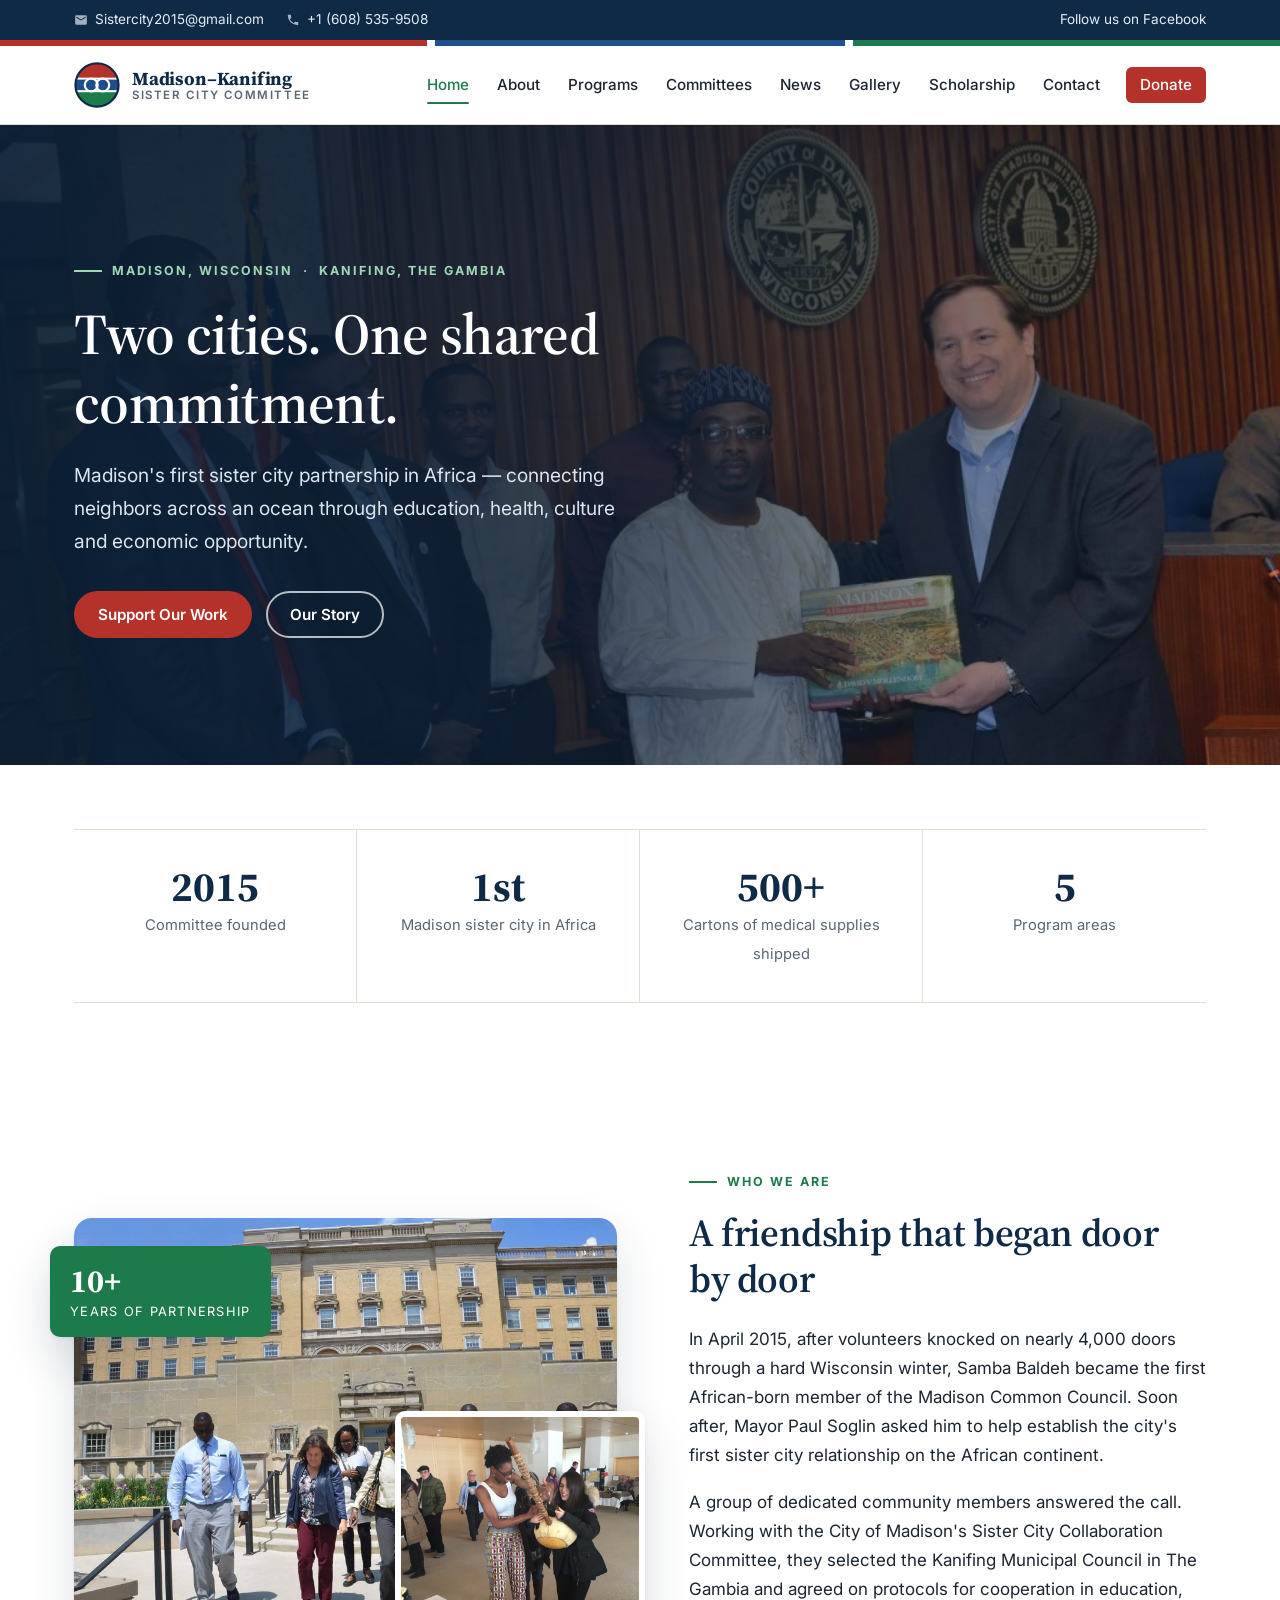
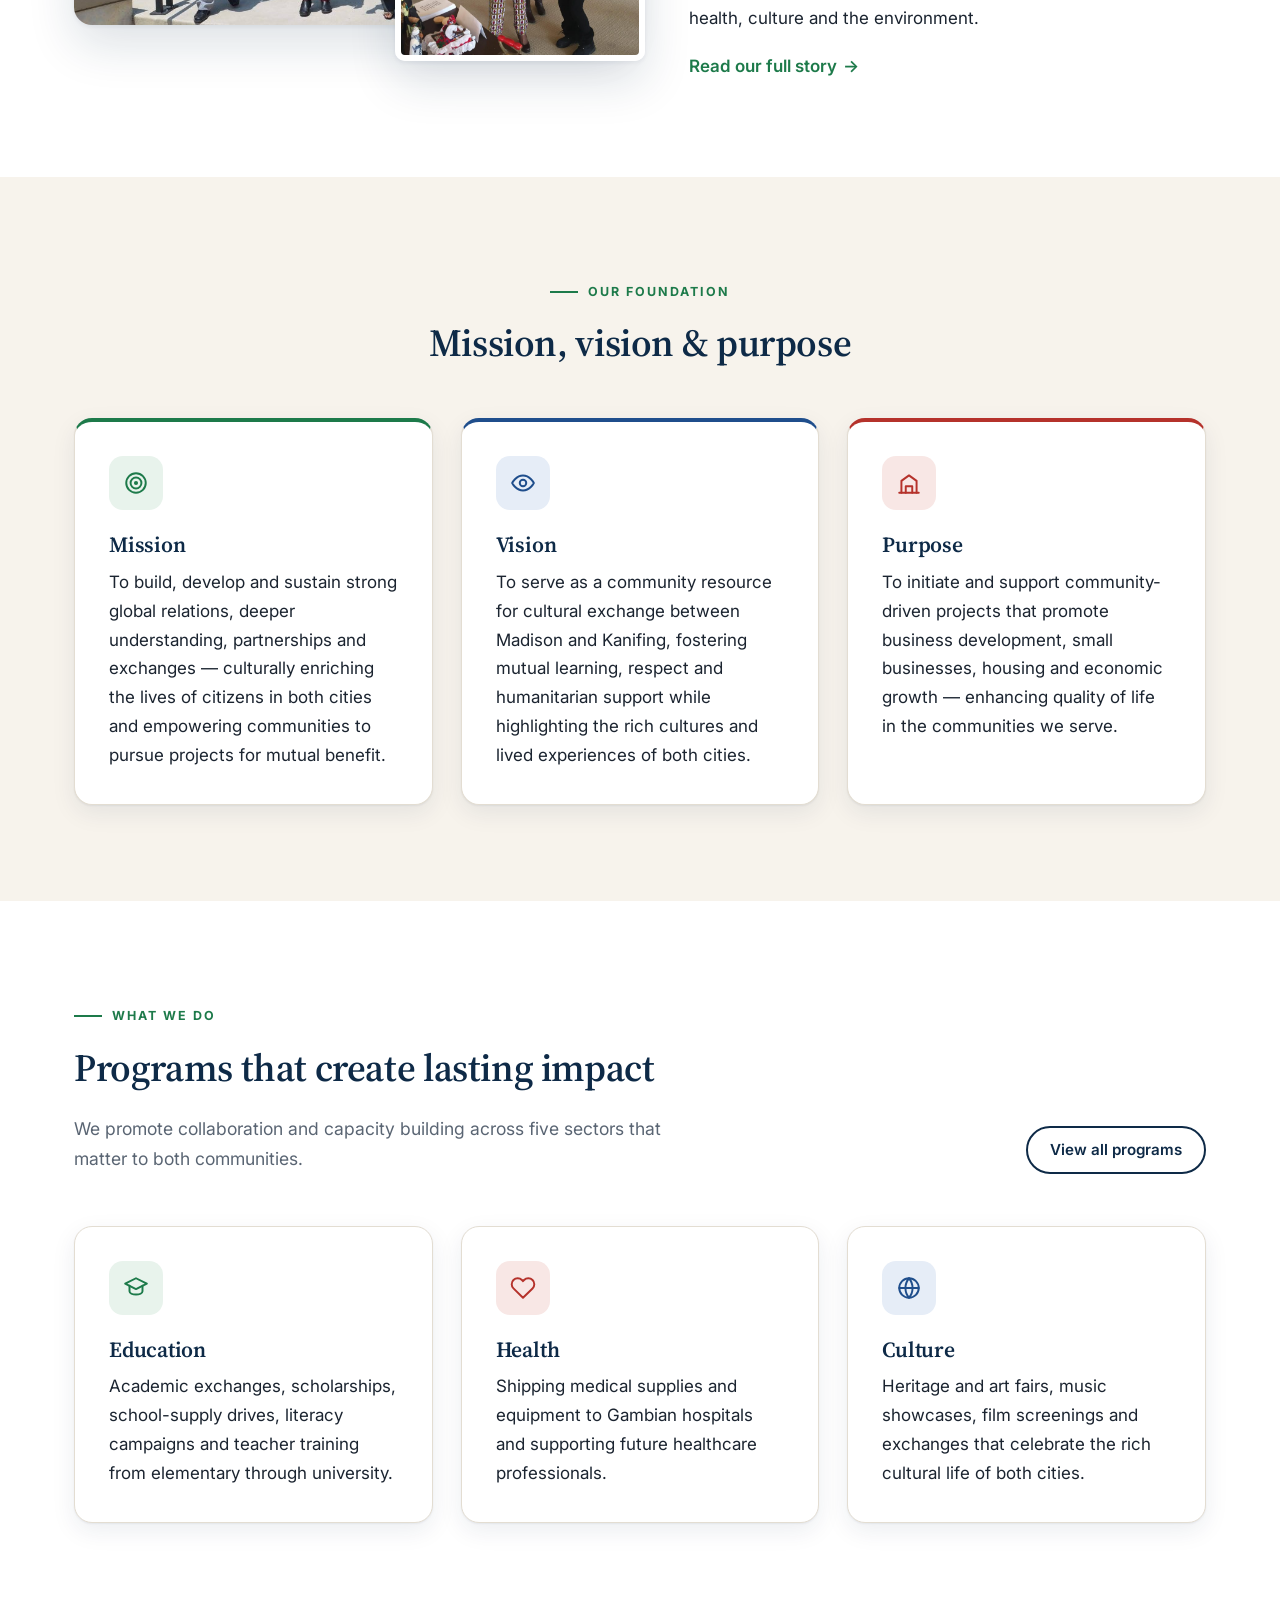
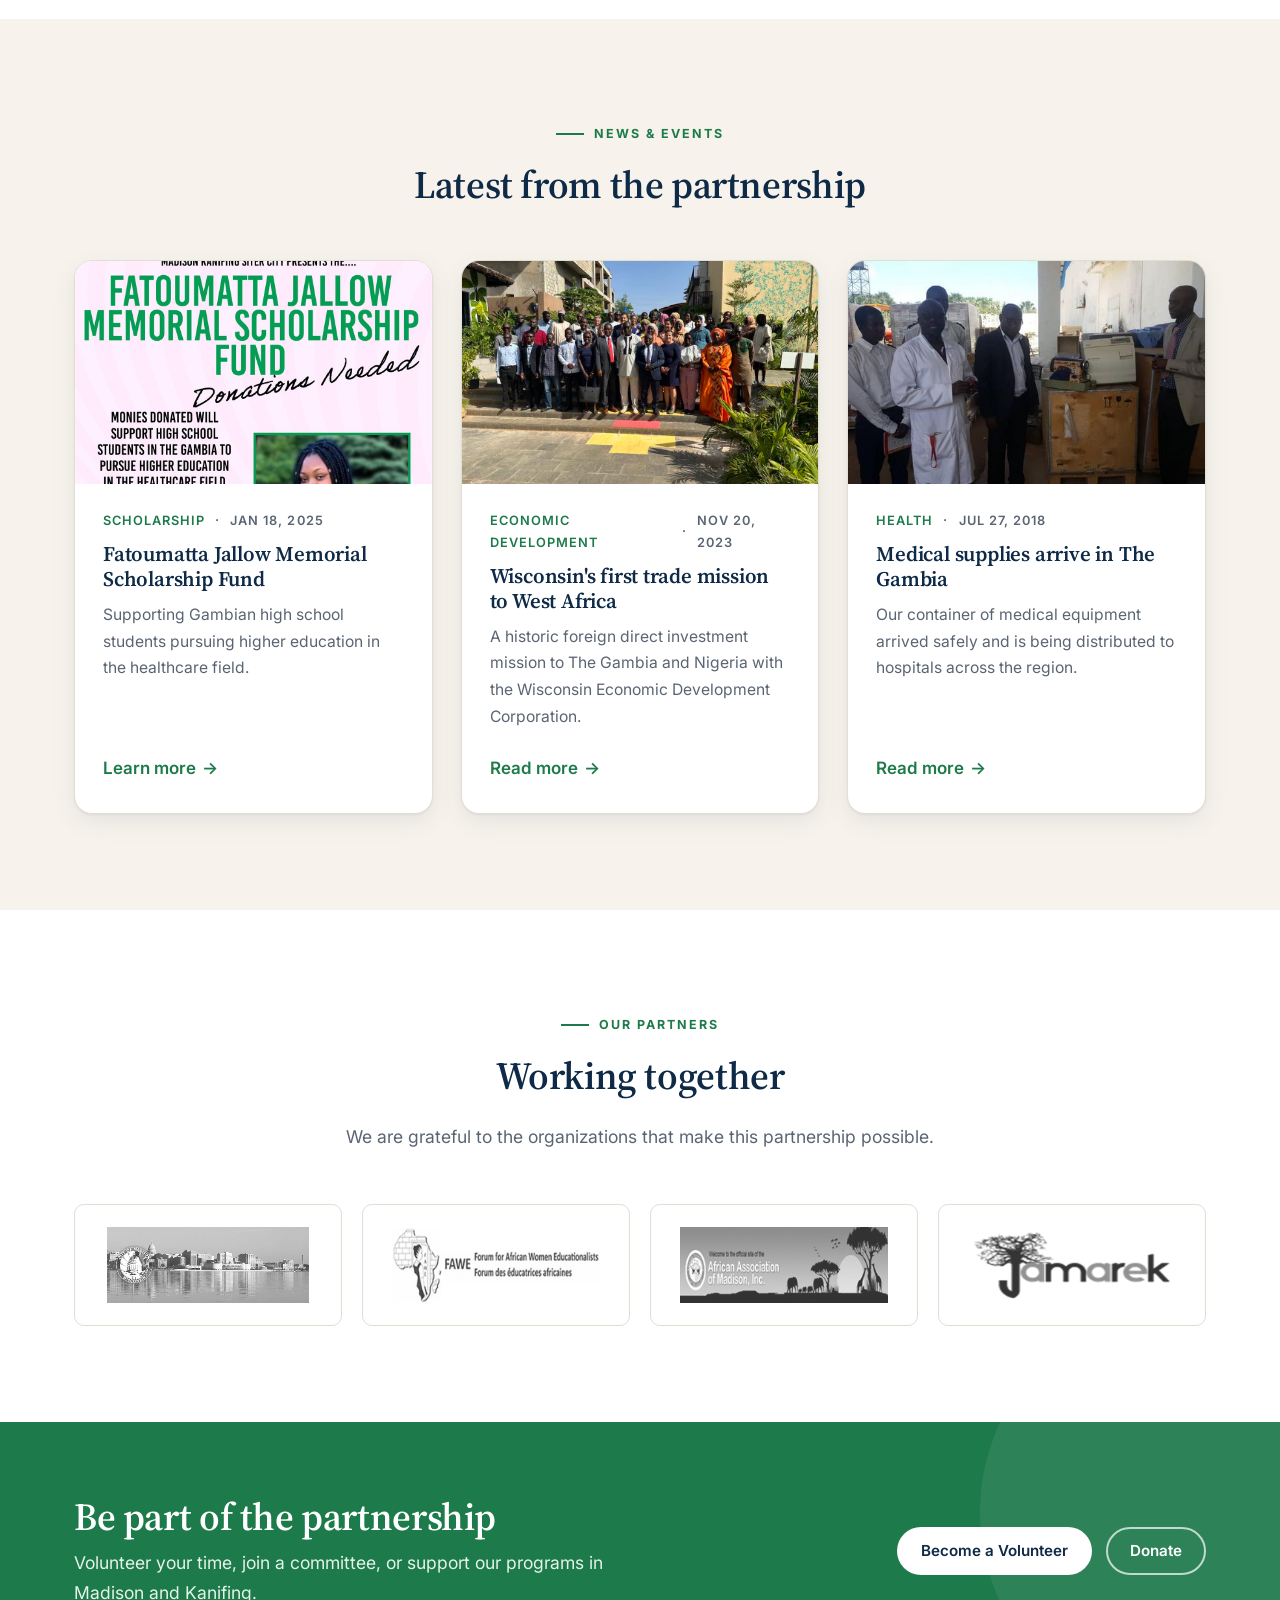
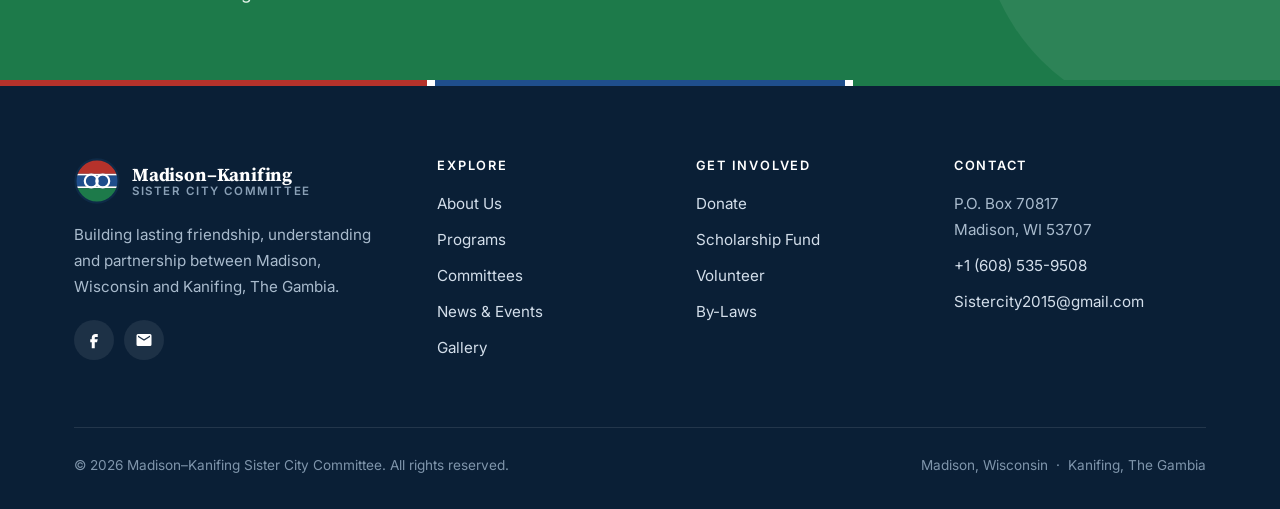
<file: index.html>
<!DOCTYPE html>
<html lang="en">
<head>
  <meta charset="utf-8">
  <meta name="viewport" content="width=device-width, initial-scale=1">
  <title>Madison–Kanifing Sister City Committee | Madison, WI &amp; Kanifing, The Gambia</title>
  <meta name="description" content="The Madison–Kanifing Sister City Committee builds friendship, cultural exchange and partnership between Madison, Wisconsin and Kanifing, The Gambia — Madison's first sister city in Africa.">
  <meta property="og:title" content="Madison–Kanifing Sister City Committee | Madison, WI &amp; Kanifing, The Gambia">
  <meta property="og:description" content="The Madison–Kanifing Sister City Committee builds friendship, cultural exchange and partnership between Madison, Wisconsin and Kanifing, The Gambia — Madison's first sister city in Africa.">
  <meta property="og:type" content="website">
  <meta property="og:image" content="assets/img/sister-city.jpg">
  <meta name="theme-color" content="#0e2a47">
  <link rel="icon" href="assets/img/logo.svg" type="image/svg+xml">
  <link rel="preconnect" href="https://fonts.googleapis.com">
  <link rel="preconnect" href="https://fonts.gstatic.com" crossorigin>
  <link href="https://fonts.googleapis.com/css2?family=Inter:wght@400;500;600;700;800&family=Source+Serif+4:opsz,wght@8..60,500;8..60,600;8..60,700&display=swap" rel="stylesheet">
  <link rel="stylesheet" href="assets/css/styles.css">
</head>
<body>
  <a class="skip-link" href="#main">Skip to content</a>

  <div class="topbar">
    <div class="wrap">
      <div class="topbar-contact">
        <span><svg viewBox="0 0 24 24" aria-hidden="true"><path d="M20 4H4a2 2 0 0 0-2 2v12a2 2 0 0 0 2 2h16a2 2 0 0 0 2-2V6a2 2 0 0 0-2-2zm0 4-8 5-8-5V6l8 5 8-5z"/></svg><a href="mailto:Sistercity2015@gmail.com">Sistercity2015@gmail.com</a></span>
        <span><svg viewBox="0 0 24 24" aria-hidden="true"><path d="M6.6 10.8a15.1 15.1 0 0 0 6.6 6.6l2.2-2.2a1 1 0 0 1 1-.25 11.4 11.4 0 0 0 3.6.57 1 1 0 0 1 1 1V20a1 1 0 0 1-1 1A17 17 0 0 1 3 4a1 1 0 0 1 1-1h3.5a1 1 0 0 1 1 1c0 1.25.2 2.45.57 3.57a1 1 0 0 1-.25 1z"/></svg><a href="tel:+16085359508">+1 (608) 535-9508</a></span>
      </div>
      <a href="https://www.facebook.com/MadisonKanifingSisterCity" target="_blank" rel="noopener">Follow us on Facebook</a>
    </div>
  </div>

  <header class="site-header">
    <div class="flag-stripe" aria-hidden="true"></div>
    <div class="wrap">
      <a class="brand" href="index.html" aria-label="Madison–Kanifing Sister City home">
        <img class="brand-mark" src="assets/img/logo.svg" alt="" width="46" height="46">
        <span class="brand-text">
          <span class="brand-name">Madison–Kanifing</span>
          <span class="brand-sub">Sister City Committee</span>
        </span>
      </a>
      <button class="nav-toggle" aria-expanded="false" aria-controls="site-nav" aria-label="Open menu">
        <svg viewBox="0 0 24 24" fill="none" stroke="currentColor" stroke-width="2" stroke-linecap="round" aria-hidden="true"><path d="M4 7h16M4 12h16M4 17h16"/></svg>
      </button>
      <nav class="nav" id="site-nav" aria-label="Main">
        <a href="index.html" aria-current="page">Home</a>
        <a href="about.html">About</a>
        <a href="programs.html">Programs</a>
        <a href="committees.html">Committees</a>
        <a href="news.html">News</a>
        <a href="gallery.html">Gallery</a>
        <a href="scholarship.html">Scholarship</a>
        <a href="contact.html">Contact</a>
        <a class="btn" href="https://www.paypal.com/donate/?token=MNtcpJL1M2bUMi1jug5TGpnzLHK5eNNl8SuA5L0PJeYCPiwS9jD6qHmhYJWVJmf-JUFdR0&amp;country.x=US&amp;locale.x=US" target="_blank" rel="noopener">Donate</a>
      </nav>
    </div>
  </header>

  <main id="main">
    <section class="hero">
      <div class="hero-bg"><img src="assets/img/sister-city.jpg" alt="Kanifing delegation exchanging gifts with Madison leaders at the City-County Building"></div>
      <div class="wrap">
        <div class="hero-content">
          <span class="eyebrow">Madison, Wisconsin &nbsp;·&nbsp; Kanifing, The Gambia</span>
          <h1>Two cities. One shared commitment.</h1>
          <p class="lead">Madison's first sister city partnership in Africa — connecting neighbors across an ocean through education, health, culture and economic opportunity.</p>
          <div class="hero-actions">
            <a class="btn btn-donate" href="https://www.paypal.com/donate/?token=MNtcpJL1M2bUMi1jug5TGpnzLHK5eNNl8SuA5L0PJeYCPiwS9jD6qHmhYJWVJmf-JUFdR0&amp;country.x=US&amp;locale.x=US" target="_blank" rel="noopener">Support Our Work</a>
            <a class="btn btn-ghost-light" href="about.html">Our Story</a>
          </div>
        </div>
      </div>
    </section>

    <section class="section-sm">
      <div class="wrap">
        <div class="stats reveal">
          <div class="stat"><strong>2015</strong><span>Committee founded</span></div>
          <div class="stat"><strong>1st</strong><span>Madison sister city in Africa</span></div>
          <div class="stat"><strong>500+</strong><span>Cartons of medical supplies shipped</span></div>
          <div class="stat"><strong>5</strong><span>Program areas</span></div>
        </div>
      </div>
    </section>

    <section class="section">
      <div class="wrap split">
        <div class="photo-stack reveal">
          <img class="main" src="assets/img/diplomats.jpg" alt="Sister city delegation touring the University of Wisconsin–Madison campus">
          <img class="inset" src="assets/img/kora-showcase.jpg" alt="Kora musician performing at a cultural showcase">
          <div class="photo-badge"><strong>10+</strong><span>Years of partnership</span></div>
        </div>
        <div class="reveal">
          <span class="eyebrow">Who We Are</span>
          <h2>A friendship that began door by door</h2>
          <p>In April 2015, after volunteers knocked on nearly 4,000 doors through a hard Wisconsin winter, Samba Baldeh became the first African-born member of the Madison Common Council. Soon after, Mayor Paul Soglin asked him to help establish the city's first sister city relationship on the African continent.</p>
          <p>A group of dedicated community members answered the call. Working with the City of Madison's Sister City Collaboration Committee, they selected the Kanifing Municipal Council in The Gambia and agreed on protocols for cooperation in education, health, culture and the environment.</p>
          <a class="text-link" href="about.html">Read our full story</a>
        </div>
      </div>
    </section>

    <section class="section section-sand">
      <div class="wrap">
        <div class="section-head center reveal">
          <span class="eyebrow">Our Foundation</span>
          <h2>Mission, vision &amp; purpose</h2>
        </div>
        <div class="grid-3">
          <article class="card pillar reveal">
            <div class="icon"><svg viewBox="0 0 24 24"><circle cx="12" cy="12" r="9"/><circle cx="12" cy="12" r="5"/><circle cx="12" cy="12" r="1"/></svg></div>
            <h3>Mission</h3>
            <p>To build, develop and sustain strong global relations, deeper understanding, partnerships and exchanges — culturally enriching the lives of citizens in both cities and empowering communities to pursue projects for mutual benefit.</p>
          </article>
          <article class="card pillar accent-blue reveal">
            <div class="icon"><svg viewBox="0 0 24 24"><path d="M2 12s3.5-7 10-7 10 7 10 7-3.5 7-10 7S2 12 2 12z"/><circle cx="12" cy="12" r="3"/></svg></div>
            <h3>Vision</h3>
            <p>To serve as a community resource for cultural exchange between Madison and Kanifing, fostering mutual learning, respect and humanitarian support while highlighting the rich cultures and lived experiences of both cities.</p>
          </article>
          <article class="card pillar accent-red reveal">
            <div class="icon"><svg viewBox="0 0 24 24"><path d="M3 21h18"/><path d="M5 21V10l7-5 7 5v11"/><path d="M9 21v-6h6v6"/></svg></div>
            <h3>Purpose</h3>
            <p>To initiate and support community-driven projects that promote business development, small businesses, housing and economic growth — enhancing quality of life in the communities we serve.</p>
          </article>
        </div>
      </div>
    </section>

    <section class="section">
      <div class="wrap">
        <div class="section-head reveal" style="display:flex;justify-content:space-between;align-items:flex-end;gap:24px;max-width:none;flex-wrap:wrap">
          <div style="max-width:620px">
            <span class="eyebrow">What We Do</span>
            <h2>Programs that create lasting impact</h2>
            <p style="margin:0">We promote collaboration and capacity building across five sectors that matter to both communities.</p>
          </div>
          <a class="btn btn-outline" href="programs.html">View all programs</a>
        </div>
        <div class="grid-3">
          <article class="card reveal">
            <div class="icon"><svg viewBox="0 0 24 24"><path d="M2 8l10-5 10 5-10 5z"/><path d="M6 10v5c0 1.7 2.7 3 6 3s6-1.3 6-3v-5"/></svg></div>
            <h3>Education</h3>
            <p>Academic exchanges, scholarships, school-supply drives, literacy campaigns and teacher training from elementary through university.</p>
          </article>
          <article class="card accent-red reveal">
            <div class="icon"><svg viewBox="0 0 24 24"><path d="M20.8 4.6a5.5 5.5 0 0 0-7.8 0L12 5.7l-1-1.1a5.5 5.5 0 0 0-7.8 7.8L12 21l8.8-8.6a5.5 5.5 0 0 0 0-7.8z"/></svg></div>
            <h3>Health</h3>
            <p>Shipping medical supplies and equipment to Gambian hospitals and supporting future healthcare professionals.</p>
          </article>
          <article class="card accent-blue reveal">
            <div class="icon"><svg viewBox="0 0 24 24"><circle cx="12" cy="12" r="9"/><path d="M3 12h18M12 3a14 14 0 0 1 0 18M12 3a14 14 0 0 0 0 18"/></svg></div>
            <h3>Culture</h3>
            <p>Heritage and art fairs, music showcases, film screenings and exchanges that celebrate the rich cultural life of both cities.</p>
          </article>
        </div>
      </div>
    </section>

    <section class="section section-sand">
      <div class="wrap">
        <div class="section-head center reveal">
          <span class="eyebrow">News &amp; Events</span>
          <h2>Latest from the partnership</h2>
        </div>
        <div class="grid-3">
          <a class="news-card reveal" href="scholarship.html">
            <div class="thumb"><img src="assets/img/scholarship-flyer.jpg" alt="Fatoumatta Jallow Memorial Scholarship Fund flyer" style="object-position:center 12%"></div>
            <div class="body">
              <div class="news-meta"><span class="cat">Scholarship</span><span>·</span><time datetime="2025-01-18">Jan 18, 2025</time></div>
              <h3>Fatoumatta Jallow Memorial Scholarship Fund</h3>
              <p>Supporting Gambian high school students pursuing higher education in the healthcare field.</p>
              <span class="text-link">Learn more</span>
            </div>
          </a>
          <a class="news-card reveal" href="news-trade-mission.html">
            <div class="thumb"><img src="assets/img/trade-mission.jpg" alt="Wisconsin delegation during the trade mission to The Gambia"></div>
            <div class="body">
              <div class="news-meta"><span class="cat">Economic Development</span><span>·</span><time datetime="2023-11-20">Nov 20, 2023</time></div>
              <h3>Wisconsin's first trade mission to West Africa</h3>
              <p>A historic foreign direct investment mission to The Gambia and Nigeria with the Wisconsin Economic Development Corporation.</p>
              <span class="text-link">Read more</span>
            </div>
          </a>
          <a class="news-card reveal" href="news-medical-supplies.html">
            <div class="thumb"><img src="assets/img/medical-container.jpg" alt="Medical supplies being unloaded in The Gambia"></div>
            <div class="body">
              <div class="news-meta"><span class="cat">Health</span><span>·</span><time datetime="2018-07-27">Jul 27, 2018</time></div>
              <h3>Medical supplies arrive in The Gambia</h3>
              <p>Our container of medical equipment arrived safely and is being distributed to hospitals across the region.</p>
              <span class="text-link">Read more</span>
            </div>
          </a>
        </div>
      </div>
    </section>

    <section class="section">
      <div class="wrap">
        <div class="section-head center reveal">
          <span class="eyebrow">Our Partners</span>
          <h2>Working together</h2>
          <p>We are grateful to the organizations that make this partnership possible.</p>
        </div>
        <div class="partners reveal">
          <a class="partner" href="https://www.cityofmadison.com/" target="_blank" rel="noopener"><img src="assets/img/logo-madison.jpg" alt="City of Madison"></a>
          <a class="partner" href="http://fawe.org/" target="_blank" rel="noopener"><img src="assets/img/logo-fawe.jpg" alt="Forum for African Women Educationalists (FAWE)"></a>
          <a class="partner" href="http://www.africanassociationofmadison.org/" target="_blank" rel="noopener"><img src="assets/img/logo-aam.jpg" alt="African Association of Madison"></a>
          <a class="partner" href="https://jamarek.org/" target="_blank" rel="noopener"><img src="assets/img/logo-jamarek.png" alt="Jamarek"></a>
        </div>
      </div>
    </section>

    <section class="cta-band">
      <div class="wrap">
        <div>
          <h2>Be part of the partnership</h2>
          <p>Volunteer your time, join a committee, or support our programs in Madison and Kanifing.</p>
        </div>
        <div class="actions">
          <a class="btn btn-light" href="contact.html">Become a Volunteer</a>
          <a class="btn btn-ghost-light" href="https://www.paypal.com/donate/?token=MNtcpJL1M2bUMi1jug5TGpnzLHK5eNNl8SuA5L0PJeYCPiwS9jD6qHmhYJWVJmf-JUFdR0&amp;country.x=US&amp;locale.x=US" target="_blank" rel="noopener">Donate</a>
        </div>
      </div>
    </section>
  </main>

  <footer class="site-footer">
    <div class="flag-stripe" aria-hidden="true"></div>
    <div class="wrap">
      <div class="footer-grid">
        <div>
          <a class="brand" href="index.html">
            <img class="brand-mark" src="assets/img/logo.svg" alt="" width="46" height="46">
            <span class="brand-text">
              <span class="brand-name">Madison–Kanifing</span>
              <span class="brand-sub">Sister City Committee</span>
            </span>
          </a>
          <p class="about-blurb">Building lasting friendship, understanding and partnership between Madison, Wisconsin and Kanifing, The Gambia.</p>
          <div class="social">
            <a href="https://www.facebook.com/MadisonKanifingSisterCity" target="_blank" rel="noopener" aria-label="Facebook"><svg viewBox="0 0 24 24" aria-hidden="true"><path d="M14 8h3V4h-3c-2.8 0-5 2.2-5 5v2H7v4h2v8h4v-8h3l1-4h-4V9c0-.6.4-1 1-1z"/></svg></a>
            <a href="mailto:Sistercity2015@gmail.com" aria-label="Email"><svg viewBox="0 0 24 24" aria-hidden="true"><path d="M20 4H4a2 2 0 0 0-2 2v12a2 2 0 0 0 2 2h16a2 2 0 0 0 2-2V6a2 2 0 0 0-2-2zm0 4-8 5-8-5V6l8 5 8-5z"/></svg></a>
          </div>
        </div>
        <div>
          <h4>Explore</h4>
          <ul>
            <li><a href="about.html">About Us</a></li>
            <li><a href="programs.html">Programs</a></li>
            <li><a href="committees.html">Committees</a></li>
            <li><a href="news.html">News &amp; Events</a></li>
            <li><a href="gallery.html">Gallery</a></li>
          </ul>
        </div>
        <div>
          <h4>Get Involved</h4>
          <ul>
            <li><a href="https://www.paypal.com/donate/?token=MNtcpJL1M2bUMi1jug5TGpnzLHK5eNNl8SuA5L0PJeYCPiwS9jD6qHmhYJWVJmf-JUFdR0&amp;country.x=US&amp;locale.x=US" target="_blank" rel="noopener">Donate</a></li>
            <li><a href="scholarship.html">Scholarship Fund</a></li>
            <li><a href="contact.html">Volunteer</a></li>
            <li><a href="about.html#governance">By-Laws</a></li>
          </ul>
        </div>
        <div>
          <h4>Contact</h4>
          <ul>
            <li>P.O. Box 70817<br>Madison, WI 53707</li>
            <li><a href="tel:+16085359508">+1 (608) 535-9508</a></li>
            <li><a href="mailto:Sistercity2015@gmail.com">Sistercity2015@gmail.com</a></li>
          </ul>
        </div>
      </div>
      <div class="footer-bottom">
        <span>&copy; <span data-year>2026</span> Madison–Kanifing Sister City Committee. All rights reserved.</span>
        <span>Madison, Wisconsin &nbsp;·&nbsp; Kanifing, The Gambia</span>
      </div>
    </div>
  </footer>

  <script src="assets/js/main.js" defer></script>
</body>
</html>
</file>
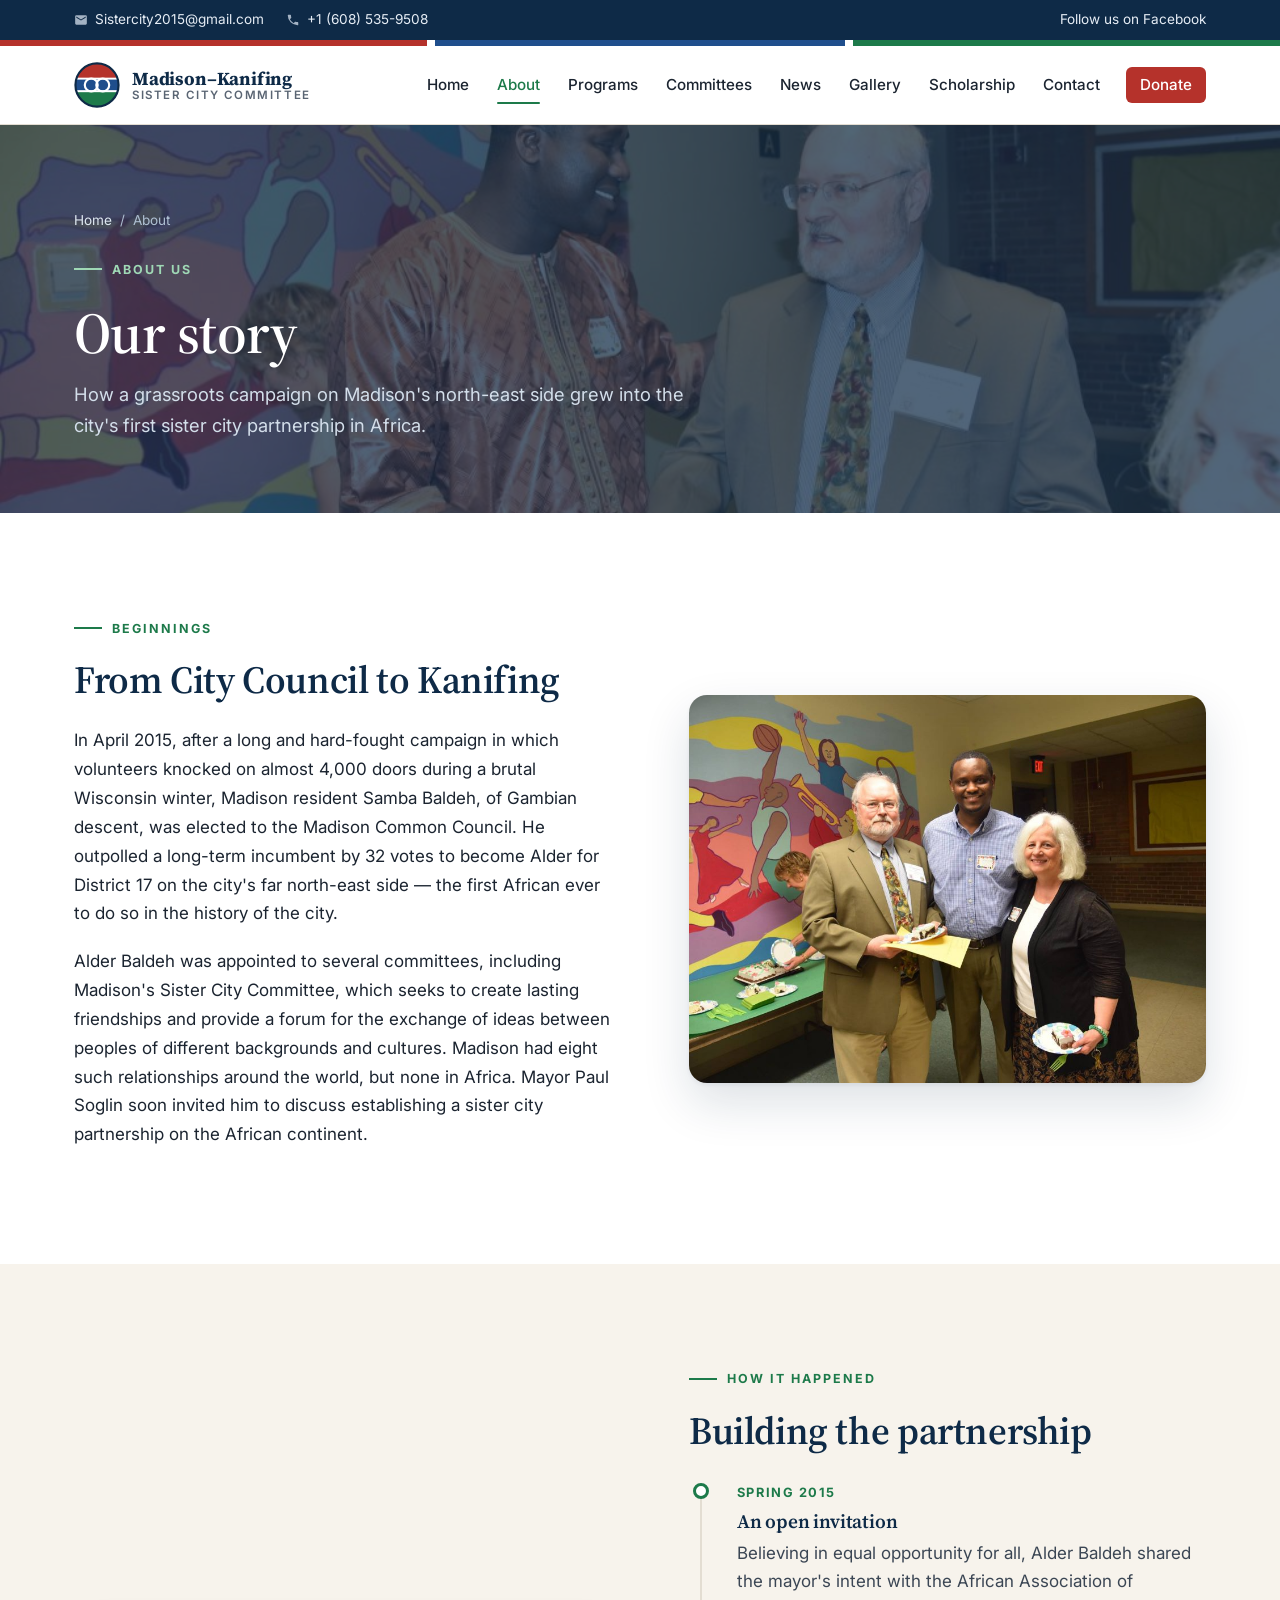
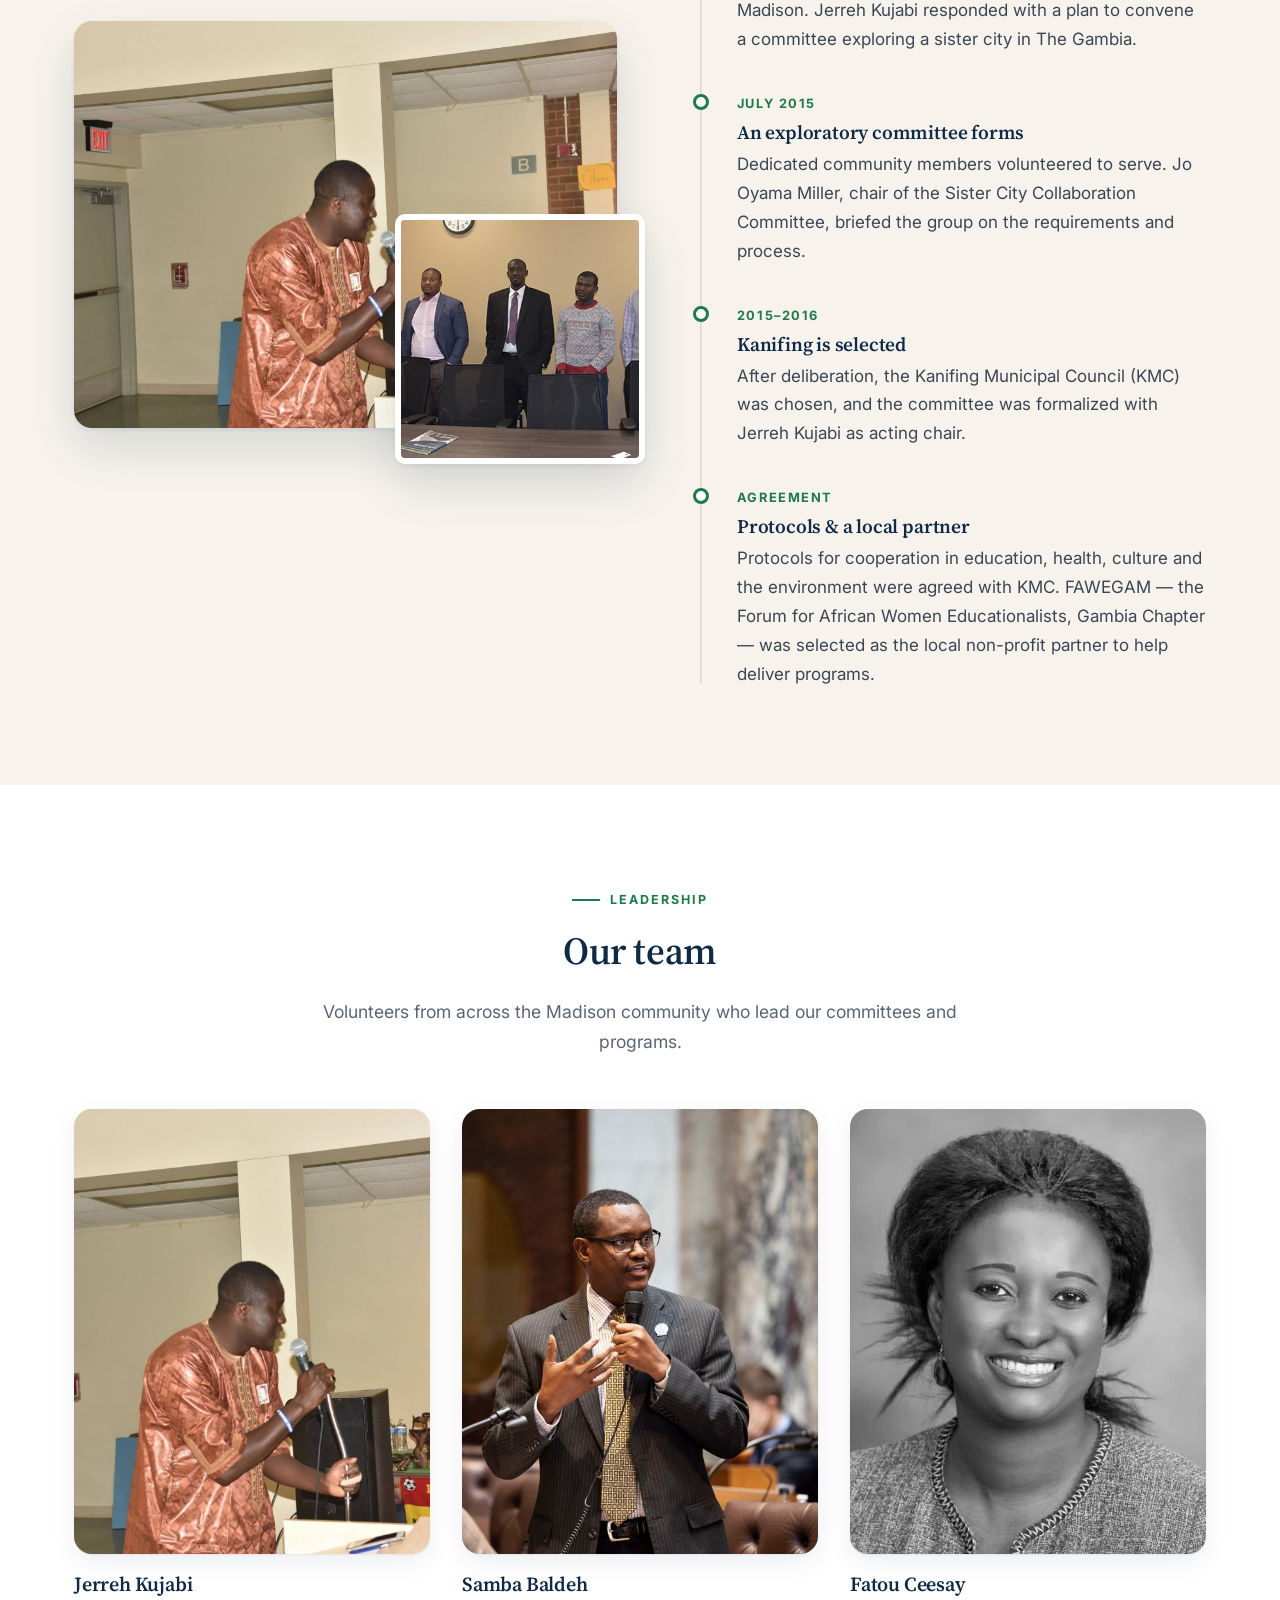
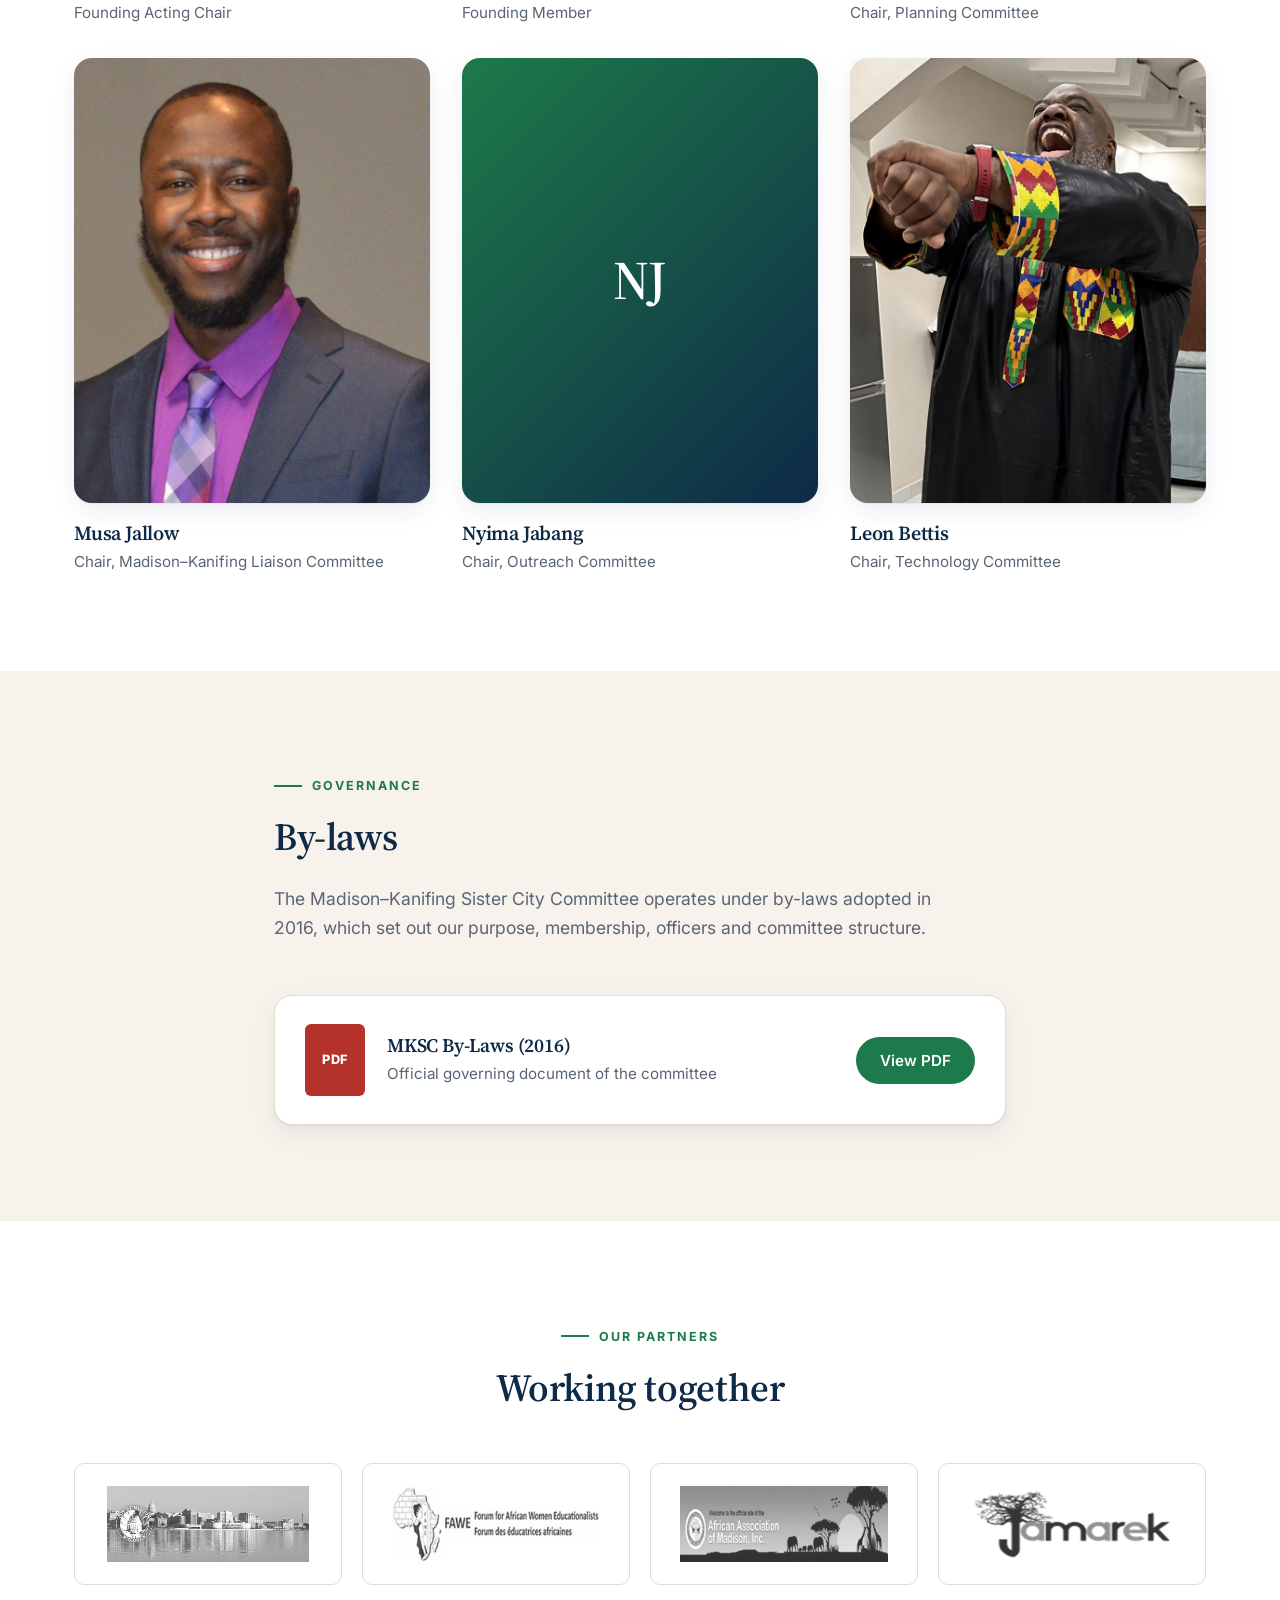
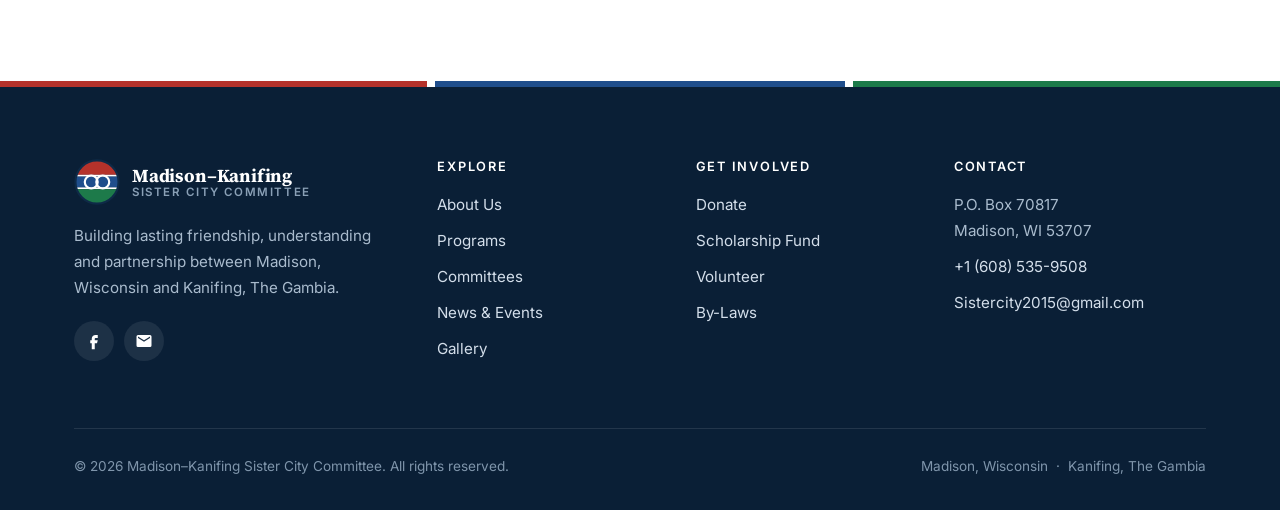
<file: about.html>
<!DOCTYPE html>
<html lang="en">
<head>
  <meta charset="utf-8">
  <meta name="viewport" content="width=device-width, initial-scale=1">
  <title>About Us | Madison–Kanifing Sister City Committee</title>
  <meta name="description" content="How Madison, Wisconsin and Kanifing, The Gambia became sister cities — our history, leadership team and governing by-laws.">
  <meta property="og:title" content="About Us | Madison–Kanifing Sister City Committee">
  <meta property="og:description" content="How Madison, Wisconsin and Kanifing, The Gambia became sister cities — our history, leadership team and governing by-laws.">
  <meta property="og:type" content="website">
  <meta property="og:image" content="assets/img/sister-city.jpg">
  <meta name="theme-color" content="#0e2a47">
  <link rel="icon" href="assets/img/logo.svg" type="image/svg+xml">
  <link rel="preconnect" href="https://fonts.googleapis.com">
  <link rel="preconnect" href="https://fonts.gstatic.com" crossorigin>
  <link href="https://fonts.googleapis.com/css2?family=Inter:wght@400;500;600;700;800&family=Source+Serif+4:opsz,wght@8..60,500;8..60,600;8..60,700&display=swap" rel="stylesheet">
  <link rel="stylesheet" href="assets/css/styles.css">
</head>
<body>
  <a class="skip-link" href="#main">Skip to content</a>

  <div class="topbar">
    <div class="wrap">
      <div class="topbar-contact">
        <span><svg viewBox="0 0 24 24" aria-hidden="true"><path d="M20 4H4a2 2 0 0 0-2 2v12a2 2 0 0 0 2 2h16a2 2 0 0 0 2-2V6a2 2 0 0 0-2-2zm0 4-8 5-8-5V6l8 5 8-5z"/></svg><a href="mailto:Sistercity2015@gmail.com">Sistercity2015@gmail.com</a></span>
        <span><svg viewBox="0 0 24 24" aria-hidden="true"><path d="M6.6 10.8a15.1 15.1 0 0 0 6.6 6.6l2.2-2.2a1 1 0 0 1 1-.25 11.4 11.4 0 0 0 3.6.57 1 1 0 0 1 1 1V20a1 1 0 0 1-1 1A17 17 0 0 1 3 4a1 1 0 0 1 1-1h3.5a1 1 0 0 1 1 1c0 1.25.2 2.45.57 3.57a1 1 0 0 1-.25 1z"/></svg><a href="tel:+16085359508">+1 (608) 535-9508</a></span>
      </div>
      <a href="https://www.facebook.com/MadisonKanifingSisterCity" target="_blank" rel="noopener">Follow us on Facebook</a>
    </div>
  </div>

  <header class="site-header">
    <div class="flag-stripe" aria-hidden="true"></div>
    <div class="wrap">
      <a class="brand" href="index.html" aria-label="Madison–Kanifing Sister City home">
        <img class="brand-mark" src="assets/img/logo.svg" alt="" width="46" height="46">
        <span class="brand-text">
          <span class="brand-name">Madison–Kanifing</span>
          <span class="brand-sub">Sister City Committee</span>
        </span>
      </a>
      <button class="nav-toggle" aria-expanded="false" aria-controls="site-nav" aria-label="Open menu">
        <svg viewBox="0 0 24 24" fill="none" stroke="currentColor" stroke-width="2" stroke-linecap="round" aria-hidden="true"><path d="M4 7h16M4 12h16M4 17h16"/></svg>
      </button>
      <nav class="nav" id="site-nav" aria-label="Main">
        <a href="index.html">Home</a>
        <a href="about.html" aria-current="page">About</a>
        <a href="programs.html">Programs</a>
        <a href="committees.html">Committees</a>
        <a href="news.html">News</a>
        <a href="gallery.html">Gallery</a>
        <a href="scholarship.html">Scholarship</a>
        <a href="contact.html">Contact</a>
        <a class="btn" href="https://www.paypal.com/donate/?token=MNtcpJL1M2bUMi1jug5TGpnzLHK5eNNl8SuA5L0PJeYCPiwS9jD6qHmhYJWVJmf-JUFdR0&amp;country.x=US&amp;locale.x=US" target="_blank" rel="noopener">Donate</a>
      </nav>
    </div>
  </header>

  <main id="main">
    <section class="page-hero">
      <div class="bg"><img src="assets/img/jerreh-president.jpg" alt=""></div>
      <div class="wrap">
        <div class="breadcrumb"><a href="index.html">Home</a> &nbsp;/&nbsp; About</div>
        <span class="eyebrow">About Us</span>
        <h1>Our story</h1>
        <p>How a grassroots campaign on Madison's north-east side grew into the city's first sister city partnership in Africa.</p>
      </div>
    </section>

    <section class="section">
      <div class="wrap split">
        <div class="reveal">
          <span class="eyebrow">Beginnings</span>
          <h2>From City Council to Kanifing</h2>
          <p>In April 2015, after a long and hard-fought campaign in which volunteers knocked on almost 4,000 doors during a brutal Wisconsin winter, Madison resident Samba Baldeh, of Gambian descent, was elected to the Madison Common Council. He outpolled a long-term incumbent by 32 votes to become Alder for District 17 on the city's far north-east side — the first African ever to do so in the history of the city.</p>
          <p>Alder Baldeh was appointed to several committees, including Madison's Sister City Committee, which seeks to create lasting friendships and provide a forum for the exchange of ideas between peoples of different backgrounds and cultures. Madison had eight such relationships around the world, but none in Africa. Mayor Paul Soglin soon invited him to discuss establishing a sister city partnership on the African continent.</p>
        </div>
        <div class="photo-stack reveal">
          <img class="main" src="assets/img/samba.jpg" alt="Samba Baldeh speaking at a community event">
        </div>
      </div>
    </section>

    <section class="section section-sand">
      <div class="wrap split reverse">
        <div class="reveal">
          <span class="eyebrow">How It Happened</span>
          <h2>Building the partnership</h2>
          <ol class="timeline">
            <li>
              <span class="when">Spring 2015</span>
              <h3>An open invitation</h3>
              <p>Believing in equal opportunity for all, Alder Baldeh shared the mayor's intent with the African Association of Madison. Jerreh Kujabi responded with a plan to convene a committee exploring a sister city in The Gambia.</p>
            </li>
            <li>
              <span class="when">July 2015</span>
              <h3>An exploratory committee forms</h3>
              <p>Dedicated community members volunteered to serve. Jo Oyama Miller, chair of the Sister City Collaboration Committee, briefed the group on the requirements and process.</p>
            </li>
            <li>
              <span class="when">2015–2016</span>
              <h3>Kanifing is selected</h3>
              <p>After deliberation, the Kanifing Municipal Council (KMC) was chosen, and the committee was formalized with Jerreh Kujabi as acting chair.</p>
            </li>
            <li>
              <span class="when">Agreement</span>
              <h3>Protocols &amp; a local partner</h3>
              <p>Protocols for cooperation in education, health, culture and the environment were agreed with KMC. FAWEGAM — the Forum for African Women Educationalists, Gambia Chapter — was selected as the local non-profit partner to help deliver programs.</p>
            </li>
          </ol>
        </div>
        <div class="photo-stack reveal">
          <img class="main" src="assets/img/jerreh-okeeffe.jpg" alt="Jerreh Kujabi with students at O'Keeffe Middle School">
          <img class="inset" src="assets/img/kanifing.jpg" alt="Kanifing, The Gambia">
        </div>
      </div>
    </section>

    <section class="section" id="team">
      <div class="wrap">
        <div class="section-head center reveal">
          <span class="eyebrow">Leadership</span>
          <h2>Our team</h2>
          <p>Volunteers from across the Madison community who lead our committees and programs.</p>
        </div>
        <div class="team">
          <div class="member reveal">
            <div class="portrait"><img src="assets/img/team-jerreh.jpg" alt="Jerreh Kujabi"></div>
            <h3>Jerreh Kujabi</h3>
            <p>Founding Acting Chair</p>
          </div>
          <div class="member reveal">
            <div class="portrait"><img src="assets/img/team-samba.jpg" alt="Samba Baldeh"></div>
            <h3>Samba Baldeh</h3>
            <p>Founding Member</p>
          </div>
          <div class="member reveal">
            <div class="portrait"><img src="assets/img/team-fatou.jpg" alt="Fatou Ceesay"></div>
            <h3>Fatou Ceesay</h3>
            <p>Chair, Planning Committee</p>
          </div>
          <div class="member reveal">
            <div class="portrait"><img src="assets/img/team-musa.jpg" alt="Musa Jallow"></div>
            <h3>Musa Jallow</h3>
            <p>Chair, Madison–Kanifing Liaison Committee</p>
          </div>
          <div class="member reveal">
            <div class="portrait" style="display:grid;place-items:center;background:linear-gradient(135deg,var(--green),var(--navy))"><span style="font-family:var(--serif);font-size:3.4rem;color:#fff;font-weight:600">NJ</span></div>
            <h3>Nyima Jabang</h3>
            <p>Chair, Outreach Committee</p>
          </div>
          <div class="member reveal">
            <div class="portrait"><img src="assets/img/team-leon.jpg" alt="Leon Bettis"></div>
            <h3>Leon Bettis</h3>
            <p>Chair, Technology Committee</p>
          </div>
        </div>
      </div>
    </section>

    <section class="section section-sand" id="governance">
      <div class="wrap narrow">
        <div class="section-head reveal">
          <span class="eyebrow">Governance</span>
          <h2>By-laws</h2>
          <p>The Madison–Kanifing Sister City Committee operates under by-laws adopted in 2016, which set out our purpose, membership, officers and committee structure.</p>
        </div>
        <div class="doc-card reveal">
          <div class="doc-icon">PDF</div>
          <div>
            <h3>MKSC By-Laws (2016)</h3>
            <p>Official governing document of the committee</p>
          </div>
          <a class="btn btn-primary" href="assets/docs/mksc-bylaws-2016.pdf" target="_blank" rel="noopener">View PDF</a>
        </div>
      </div>
    </section>

    <section class="section">
      <div class="wrap">
        <div class="section-head center reveal">
          <span class="eyebrow">Our Partners</span>
          <h2>Working together</h2>
        </div>
        <div class="partners reveal">
          <a class="partner" href="https://www.cityofmadison.com/" target="_blank" rel="noopener"><img src="assets/img/logo-madison.jpg" alt="City of Madison"></a>
          <a class="partner" href="http://fawe.org/" target="_blank" rel="noopener"><img src="assets/img/logo-fawe.jpg" alt="Forum for African Women Educationalists (FAWE)"></a>
          <a class="partner" href="http://www.africanassociationofmadison.org/" target="_blank" rel="noopener"><img src="assets/img/logo-aam.jpg" alt="African Association of Madison"></a>
          <a class="partner" href="https://jamarek.org/" target="_blank" rel="noopener"><img src="assets/img/logo-jamarek.png" alt="Jamarek"></a>
        </div>
      </div>
    </section>
  </main>

  <footer class="site-footer">
    <div class="flag-stripe" aria-hidden="true"></div>
    <div class="wrap">
      <div class="footer-grid">
        <div>
          <a class="brand" href="index.html">
            <img class="brand-mark" src="assets/img/logo.svg" alt="" width="46" height="46">
            <span class="brand-text">
              <span class="brand-name">Madison–Kanifing</span>
              <span class="brand-sub">Sister City Committee</span>
            </span>
          </a>
          <p class="about-blurb">Building lasting friendship, understanding and partnership between Madison, Wisconsin and Kanifing, The Gambia.</p>
          <div class="social">
            <a href="https://www.facebook.com/MadisonKanifingSisterCity" target="_blank" rel="noopener" aria-label="Facebook"><svg viewBox="0 0 24 24" aria-hidden="true"><path d="M14 8h3V4h-3c-2.8 0-5 2.2-5 5v2H7v4h2v8h4v-8h3l1-4h-4V9c0-.6.4-1 1-1z"/></svg></a>
            <a href="mailto:Sistercity2015@gmail.com" aria-label="Email"><svg viewBox="0 0 24 24" aria-hidden="true"><path d="M20 4H4a2 2 0 0 0-2 2v12a2 2 0 0 0 2 2h16a2 2 0 0 0 2-2V6a2 2 0 0 0-2-2zm0 4-8 5-8-5V6l8 5 8-5z"/></svg></a>
          </div>
        </div>
        <div>
          <h4>Explore</h4>
          <ul>
            <li><a href="about.html">About Us</a></li>
            <li><a href="programs.html">Programs</a></li>
            <li><a href="committees.html">Committees</a></li>
            <li><a href="news.html">News &amp; Events</a></li>
            <li><a href="gallery.html">Gallery</a></li>
          </ul>
        </div>
        <div>
          <h4>Get Involved</h4>
          <ul>
            <li><a href="https://www.paypal.com/donate/?token=MNtcpJL1M2bUMi1jug5TGpnzLHK5eNNl8SuA5L0PJeYCPiwS9jD6qHmhYJWVJmf-JUFdR0&amp;country.x=US&amp;locale.x=US" target="_blank" rel="noopener">Donate</a></li>
            <li><a href="scholarship.html">Scholarship Fund</a></li>
            <li><a href="contact.html">Volunteer</a></li>
            <li><a href="about.html#governance">By-Laws</a></li>
          </ul>
        </div>
        <div>
          <h4>Contact</h4>
          <ul>
            <li>P.O. Box 70817<br>Madison, WI 53707</li>
            <li><a href="tel:+16085359508">+1 (608) 535-9508</a></li>
            <li><a href="mailto:Sistercity2015@gmail.com">Sistercity2015@gmail.com</a></li>
          </ul>
        </div>
      </div>
      <div class="footer-bottom">
        <span>&copy; <span data-year>2026</span> Madison–Kanifing Sister City Committee. All rights reserved.</span>
        <span>Madison, Wisconsin &nbsp;·&nbsp; Kanifing, The Gambia</span>
      </div>
    </div>
  </footer>

  <script src="assets/js/main.js" defer></script>
</body>
</html>
</file>
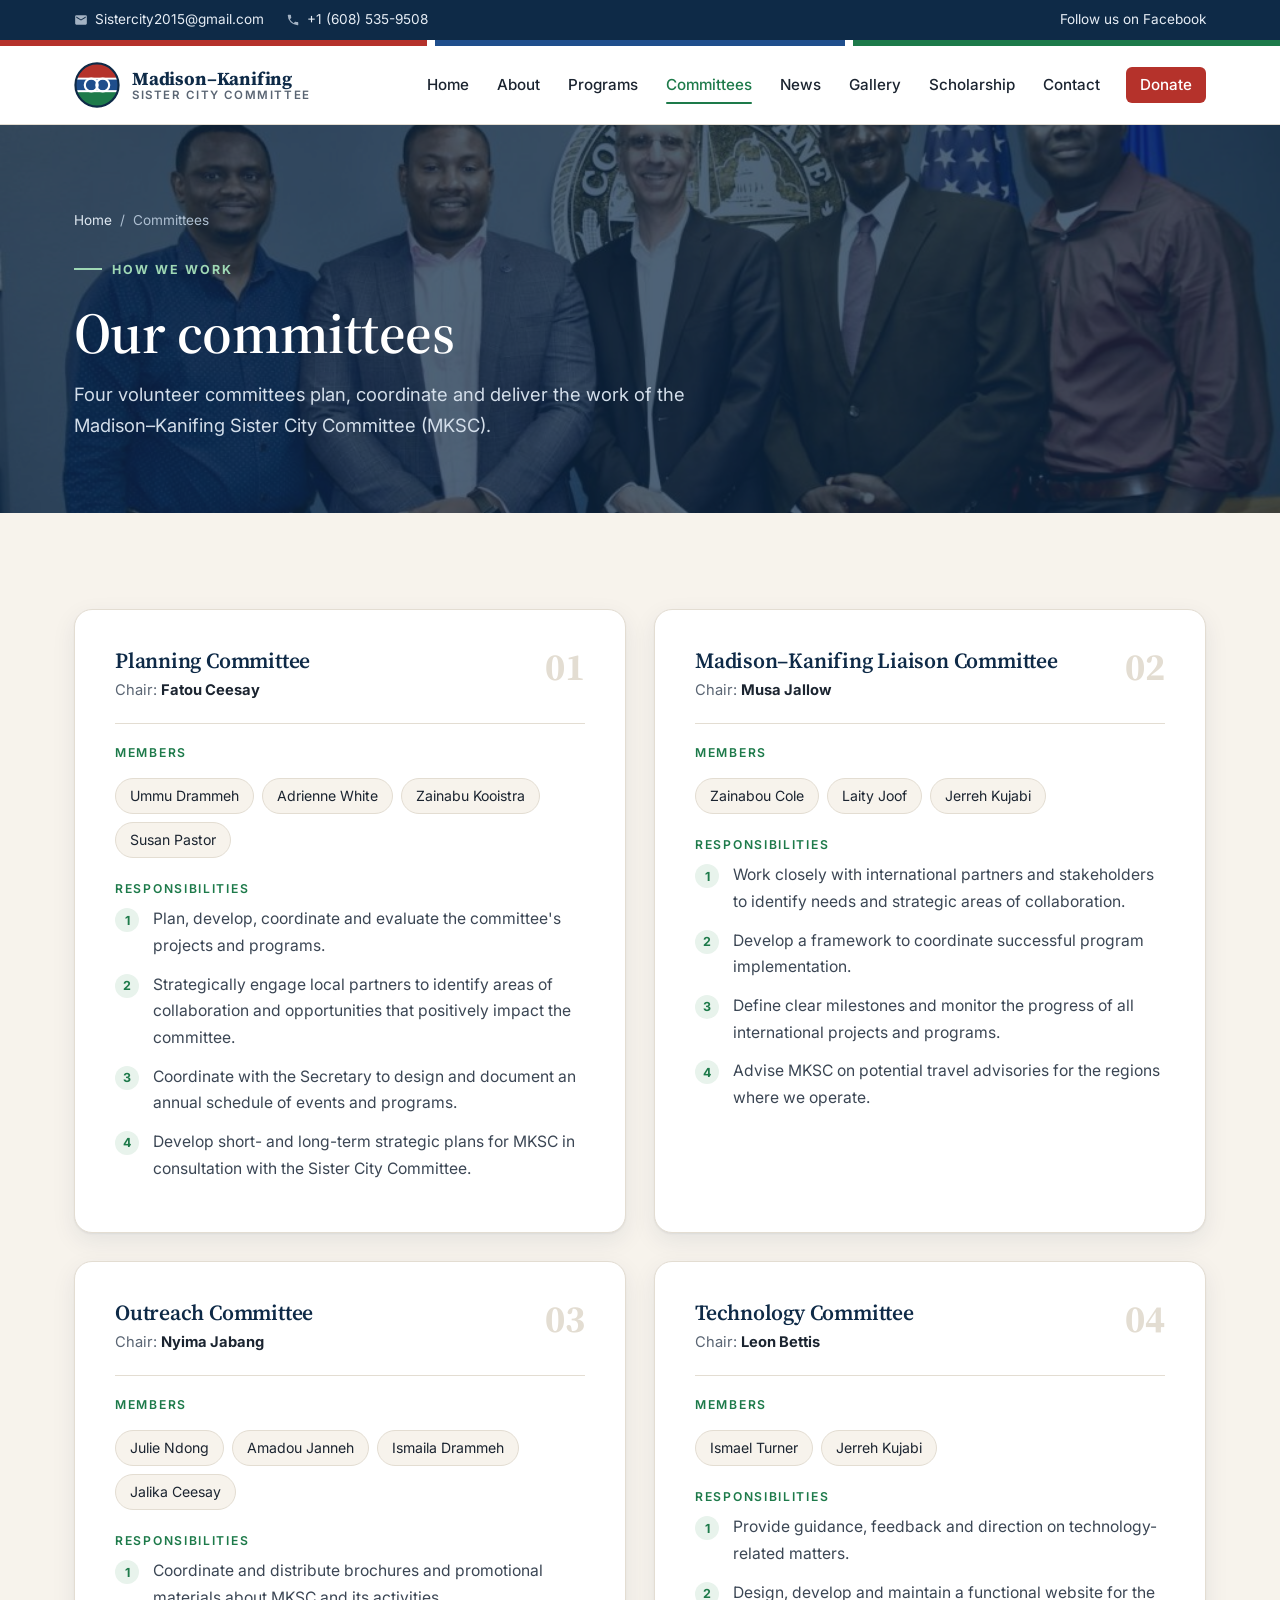
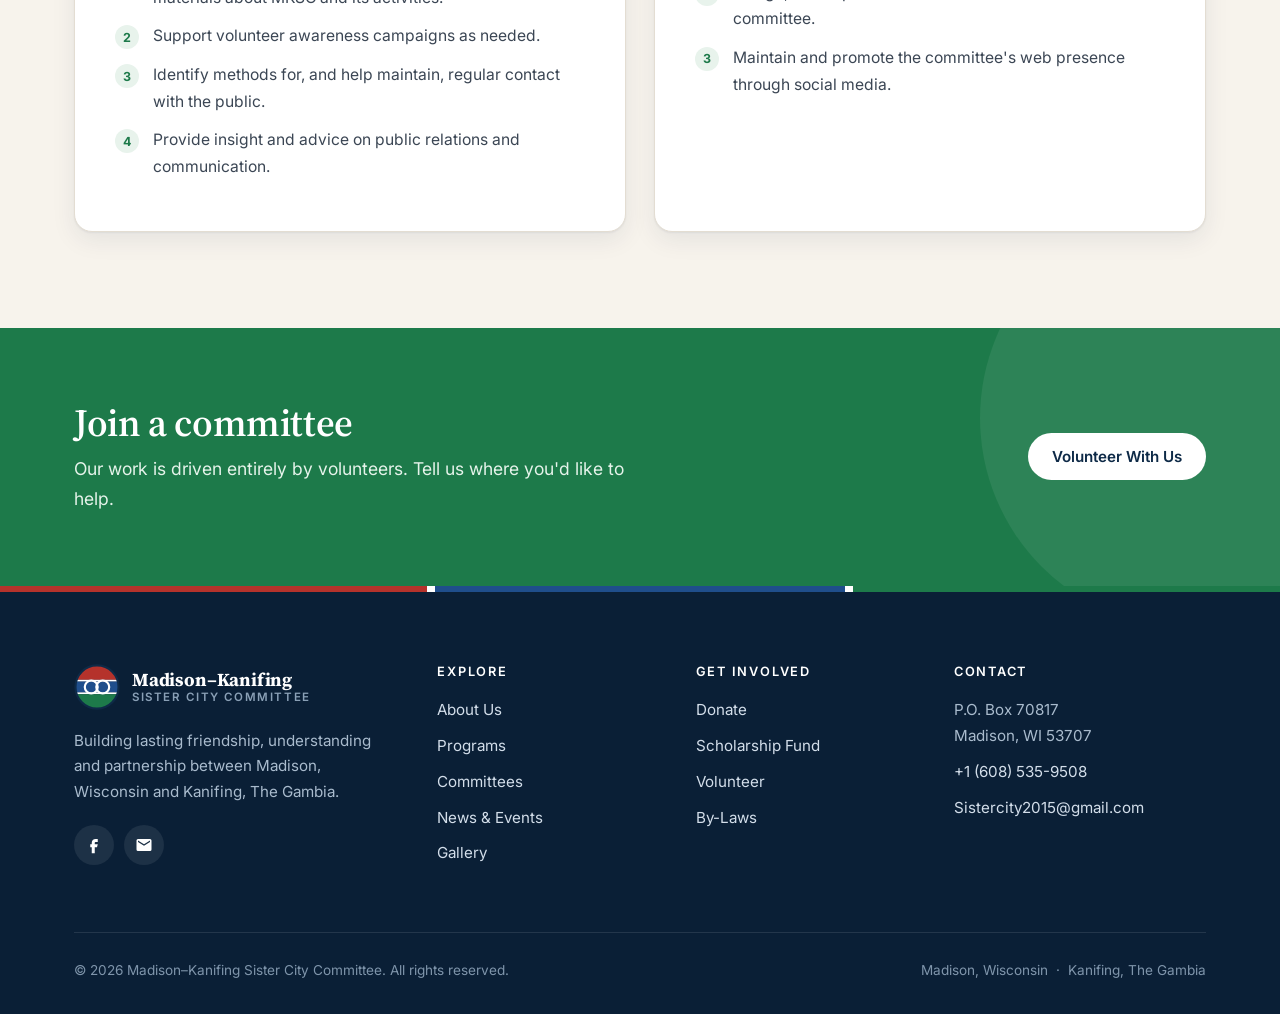
<file: committees.html>
<!DOCTYPE html>
<html lang="en">
<head>
  <meta charset="utf-8">
  <meta name="viewport" content="width=device-width, initial-scale=1">
  <title>Committees | Madison–Kanifing Sister City Committee</title>
  <meta name="description" content="Meet the Planning, Liaison, Outreach and Technology committees that carry out the work of the Madison–Kanifing Sister City Committee.">
  <meta property="og:title" content="Committees | Madison–Kanifing Sister City Committee">
  <meta property="og:description" content="Meet the Planning, Liaison, Outreach and Technology committees that carry out the work of the Madison–Kanifing Sister City Committee.">
  <meta property="og:type" content="website">
  <meta property="og:image" content="assets/img/sister-city.jpg">
  <meta name="theme-color" content="#0e2a47">
  <link rel="icon" href="assets/img/logo.svg" type="image/svg+xml">
  <link rel="preconnect" href="https://fonts.googleapis.com">
  <link rel="preconnect" href="https://fonts.gstatic.com" crossorigin>
  <link href="https://fonts.googleapis.com/css2?family=Inter:wght@400;500;600;700;800&family=Source+Serif+4:opsz,wght@8..60,500;8..60,600;8..60,700&display=swap" rel="stylesheet">
  <link rel="stylesheet" href="assets/css/styles.css">
</head>
<body>
  <a class="skip-link" href="#main">Skip to content</a>

  <div class="topbar">
    <div class="wrap">
      <div class="topbar-contact">
        <span><svg viewBox="0 0 24 24" aria-hidden="true"><path d="M20 4H4a2 2 0 0 0-2 2v12a2 2 0 0 0 2 2h16a2 2 0 0 0 2-2V6a2 2 0 0 0-2-2zm0 4-8 5-8-5V6l8 5 8-5z"/></svg><a href="mailto:Sistercity2015@gmail.com">Sistercity2015@gmail.com</a></span>
        <span><svg viewBox="0 0 24 24" aria-hidden="true"><path d="M6.6 10.8a15.1 15.1 0 0 0 6.6 6.6l2.2-2.2a1 1 0 0 1 1-.25 11.4 11.4 0 0 0 3.6.57 1 1 0 0 1 1 1V20a1 1 0 0 1-1 1A17 17 0 0 1 3 4a1 1 0 0 1 1-1h3.5a1 1 0 0 1 1 1c0 1.25.2 2.45.57 3.57a1 1 0 0 1-.25 1z"/></svg><a href="tel:+16085359508">+1 (608) 535-9508</a></span>
      </div>
      <a href="https://www.facebook.com/MadisonKanifingSisterCity" target="_blank" rel="noopener">Follow us on Facebook</a>
    </div>
  </div>

  <header class="site-header">
    <div class="flag-stripe" aria-hidden="true"></div>
    <div class="wrap">
      <a class="brand" href="index.html" aria-label="Madison–Kanifing Sister City home">
        <img class="brand-mark" src="assets/img/logo.svg" alt="" width="46" height="46">
        <span class="brand-text">
          <span class="brand-name">Madison–Kanifing</span>
          <span class="brand-sub">Sister City Committee</span>
        </span>
      </a>
      <button class="nav-toggle" aria-expanded="false" aria-controls="site-nav" aria-label="Open menu">
        <svg viewBox="0 0 24 24" fill="none" stroke="currentColor" stroke-width="2" stroke-linecap="round" aria-hidden="true"><path d="M4 7h16M4 12h16M4 17h16"/></svg>
      </button>
      <nav class="nav" id="site-nav" aria-label="Main">
        <a href="index.html">Home</a>
        <a href="about.html">About</a>
        <a href="programs.html">Programs</a>
        <a href="committees.html" aria-current="page">Committees</a>
        <a href="news.html">News</a>
        <a href="gallery.html">Gallery</a>
        <a href="scholarship.html">Scholarship</a>
        <a href="contact.html">Contact</a>
        <a class="btn" href="https://www.paypal.com/donate/?token=MNtcpJL1M2bUMi1jug5TGpnzLHK5eNNl8SuA5L0PJeYCPiwS9jD6qHmhYJWVJmf-JUFdR0&amp;country.x=US&amp;locale.x=US" target="_blank" rel="noopener">Donate</a>
      </nav>
    </div>
  </header>

  <main id="main">
    <section class="page-hero">
      <div class="bg"><img src="assets/img/joe-and-team.jpg" alt=""></div>
      <div class="wrap">
        <div class="breadcrumb"><a href="index.html">Home</a> &nbsp;/&nbsp; Committees</div>
        <span class="eyebrow">How We Work</span>
        <h1>Our committees</h1>
        <p>Four volunteer committees plan, coordinate and deliver the work of the Madison–Kanifing Sister City Committee (MKSC).</p>
      </div>
    </section>

    <section class="section section-sand">
      <div class="wrap grid-2">
        <article class="committee reveal">
          <header>
            <div>
              <h3>Planning Committee</h3>
              <div class="chair">Chair: <strong>Fatou Ceesay</strong></div>
            </div>
            <span class="num">01</span>
          </header>
          <h4>Members</h4>
          <ul class="chips"><li>Ummu Drammeh</li><li>Adrienne White</li><li>Zainabu Kooistra</li><li>Susan Pastor</li></ul>
          <h4>Responsibilities</h4>
          <ol class="duties">
            <li>Plan, develop, coordinate and evaluate the committee's projects and programs.</li>
            <li>Strategically engage local partners to identify areas of collaboration and opportunities that positively impact the committee.</li>
            <li>Coordinate with the Secretary to design and document an annual schedule of events and programs.</li>
            <li>Develop short- and long-term strategic plans for MKSC in consultation with the Sister City Committee.</li>
          </ol>
        </article>

        <article class="committee reveal">
          <header>
            <div>
              <h3>Madison–Kanifing Liaison Committee</h3>
              <div class="chair">Chair: <strong>Musa Jallow</strong></div>
            </div>
            <span class="num">02</span>
          </header>
          <h4>Members</h4>
          <ul class="chips"><li>Zainabou Cole</li><li>Laity Joof</li><li>Jerreh Kujabi</li></ul>
          <h4>Responsibilities</h4>
          <ol class="duties">
            <li>Work closely with international partners and stakeholders to identify needs and strategic areas of collaboration.</li>
            <li>Develop a framework to coordinate successful program implementation.</li>
            <li>Define clear milestones and monitor the progress of all international projects and programs.</li>
            <li>Advise MKSC on potential travel advisories for the regions where we operate.</li>
          </ol>
        </article>

        <article class="committee reveal">
          <header>
            <div>
              <h3>Outreach Committee</h3>
              <div class="chair">Chair: <strong>Nyima Jabang</strong></div>
            </div>
            <span class="num">03</span>
          </header>
          <h4>Members</h4>
          <ul class="chips"><li>Julie Ndong</li><li>Amadou Janneh</li><li>Ismaila Drammeh</li><li>Jalika Ceesay</li></ul>
          <h4>Responsibilities</h4>
          <ol class="duties">
            <li>Coordinate and distribute brochures and promotional materials about MKSC and its activities.</li>
            <li>Support volunteer awareness campaigns as needed.</li>
            <li>Identify methods for, and help maintain, regular contact with the public.</li>
            <li>Provide insight and advice on public relations and communication.</li>
          </ol>
        </article>

        <article class="committee reveal">
          <header>
            <div>
              <h3>Technology Committee</h3>
              <div class="chair">Chair: <strong>Leon Bettis</strong></div>
            </div>
            <span class="num">04</span>
          </header>
          <h4>Members</h4>
          <ul class="chips"><li>Ismael Turner</li><li>Jerreh Kujabi</li></ul>
          <h4>Responsibilities</h4>
          <ol class="duties">
            <li>Provide guidance, feedback and direction on technology-related matters.</li>
            <li>Design, develop and maintain a functional website for the committee.</li>
            <li>Maintain and promote the committee's web presence through social media.</li>
          </ol>
        </article>
      </div>
    </section>

    <section class="cta-band">
      <div class="wrap">
        <div>
          <h2>Join a committee</h2>
          <p>Our work is driven entirely by volunteers. Tell us where you'd like to help.</p>
        </div>
        <div class="actions">
          <a class="btn btn-light" href="contact.html">Volunteer With Us</a>
        </div>
      </div>
    </section>
  </main>

  <footer class="site-footer">
    <div class="flag-stripe" aria-hidden="true"></div>
    <div class="wrap">
      <div class="footer-grid">
        <div>
          <a class="brand" href="index.html">
            <img class="brand-mark" src="assets/img/logo.svg" alt="" width="46" height="46">
            <span class="brand-text">
              <span class="brand-name">Madison–Kanifing</span>
              <span class="brand-sub">Sister City Committee</span>
            </span>
          </a>
          <p class="about-blurb">Building lasting friendship, understanding and partnership between Madison, Wisconsin and Kanifing, The Gambia.</p>
          <div class="social">
            <a href="https://www.facebook.com/MadisonKanifingSisterCity" target="_blank" rel="noopener" aria-label="Facebook"><svg viewBox="0 0 24 24" aria-hidden="true"><path d="M14 8h3V4h-3c-2.8 0-5 2.2-5 5v2H7v4h2v8h4v-8h3l1-4h-4V9c0-.6.4-1 1-1z"/></svg></a>
            <a href="mailto:Sistercity2015@gmail.com" aria-label="Email"><svg viewBox="0 0 24 24" aria-hidden="true"><path d="M20 4H4a2 2 0 0 0-2 2v12a2 2 0 0 0 2 2h16a2 2 0 0 0 2-2V6a2 2 0 0 0-2-2zm0 4-8 5-8-5V6l8 5 8-5z"/></svg></a>
          </div>
        </div>
        <div>
          <h4>Explore</h4>
          <ul>
            <li><a href="about.html">About Us</a></li>
            <li><a href="programs.html">Programs</a></li>
            <li><a href="committees.html">Committees</a></li>
            <li><a href="news.html">News &amp; Events</a></li>
            <li><a href="gallery.html">Gallery</a></li>
          </ul>
        </div>
        <div>
          <h4>Get Involved</h4>
          <ul>
            <li><a href="https://www.paypal.com/donate/?token=MNtcpJL1M2bUMi1jug5TGpnzLHK5eNNl8SuA5L0PJeYCPiwS9jD6qHmhYJWVJmf-JUFdR0&amp;country.x=US&amp;locale.x=US" target="_blank" rel="noopener">Donate</a></li>
            <li><a href="scholarship.html">Scholarship Fund</a></li>
            <li><a href="contact.html">Volunteer</a></li>
            <li><a href="about.html#governance">By-Laws</a></li>
          </ul>
        </div>
        <div>
          <h4>Contact</h4>
          <ul>
            <li>P.O. Box 70817<br>Madison, WI 53707</li>
            <li><a href="tel:+16085359508">+1 (608) 535-9508</a></li>
            <li><a href="mailto:Sistercity2015@gmail.com">Sistercity2015@gmail.com</a></li>
          </ul>
        </div>
      </div>
      <div class="footer-bottom">
        <span>&copy; <span data-year>2026</span> Madison–Kanifing Sister City Committee. All rights reserved.</span>
        <span>Madison, Wisconsin &nbsp;·&nbsp; Kanifing, The Gambia</span>
      </div>
    </div>
  </footer>

  <script src="assets/js/main.js" defer></script>
</body>
</html>
</file>
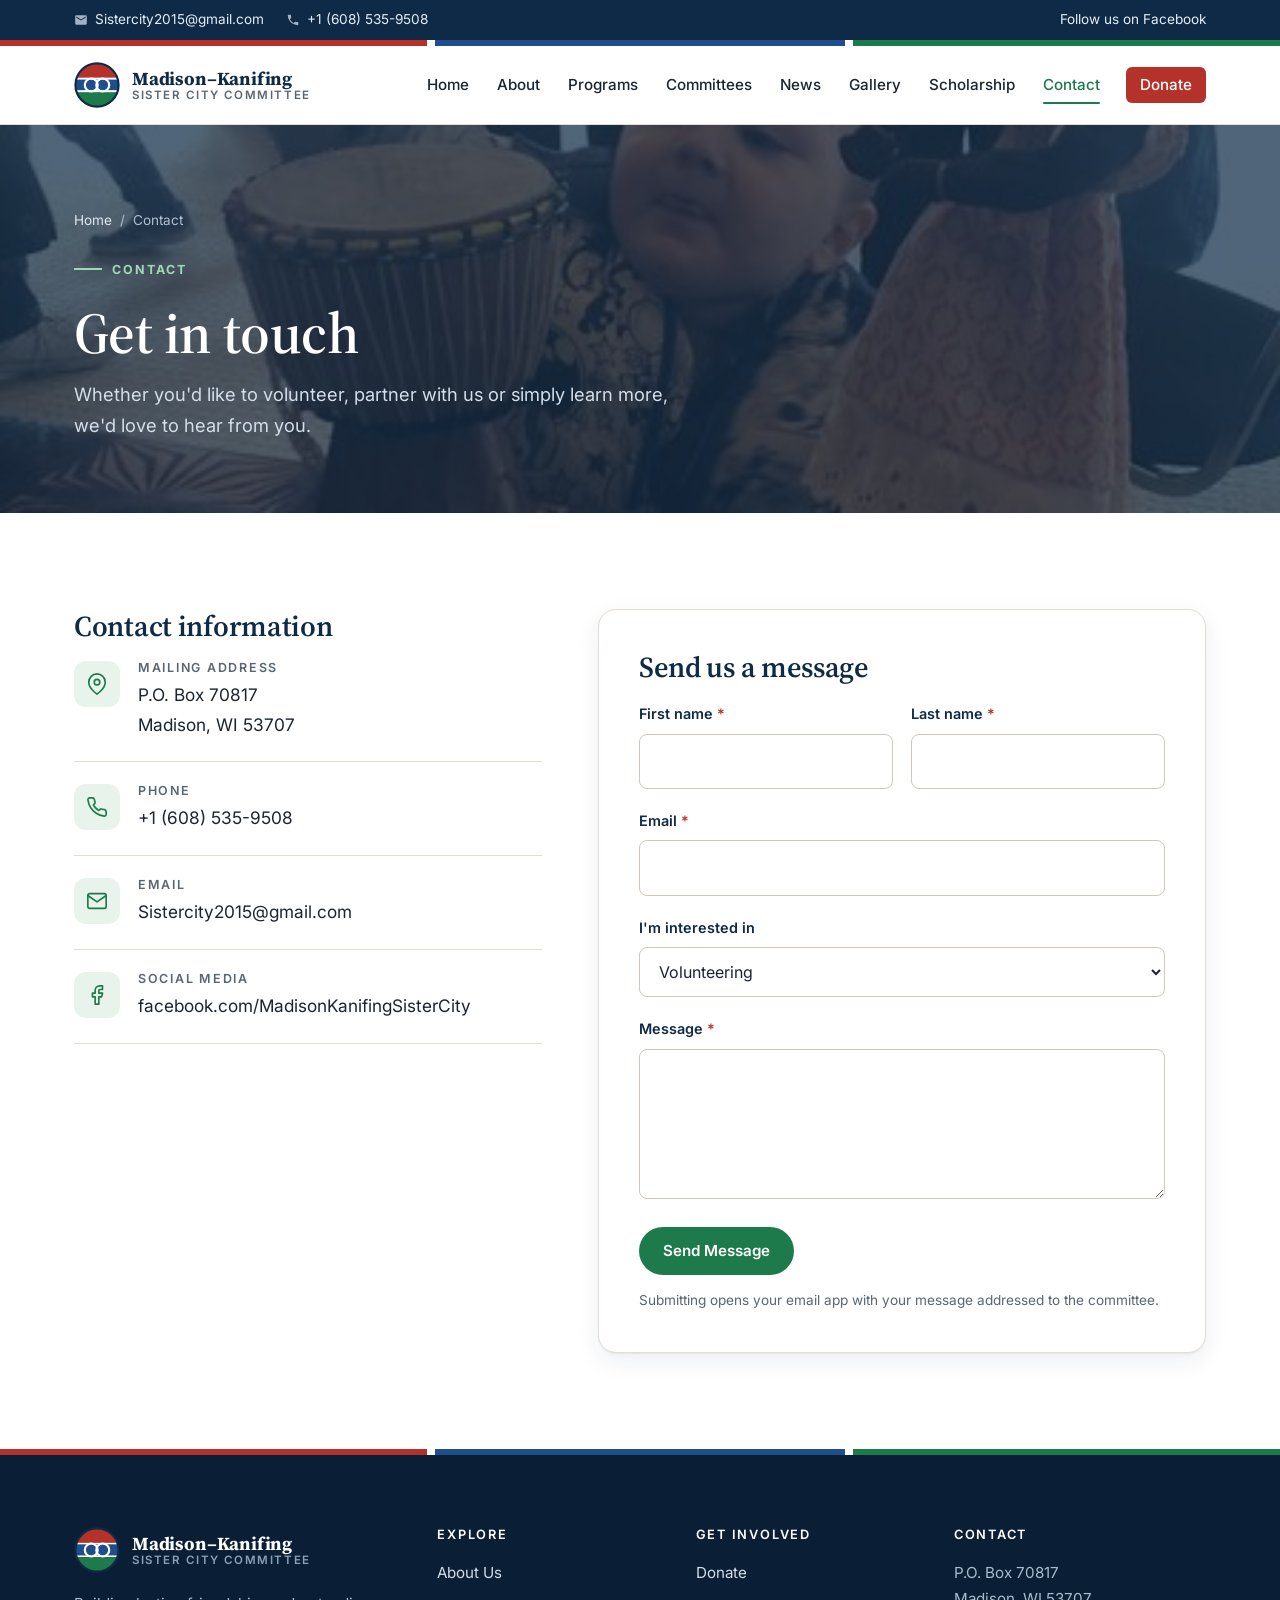
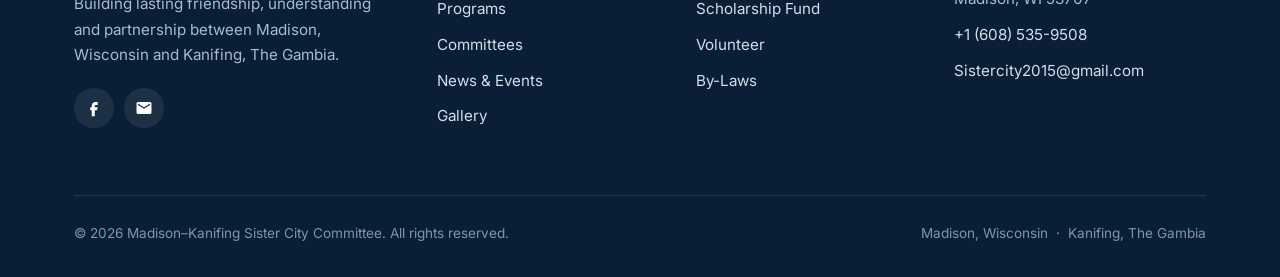
<file: contact.html>
<!DOCTYPE html>
<html lang="en">
<head>
  <meta charset="utf-8">
  <meta name="viewport" content="width=device-width, initial-scale=1">
  <title>Contact &amp; Volunteer | Madison–Kanifing Sister City Committee</title>
  <meta name="description" content="Contact the Madison–Kanifing Sister City Committee, volunteer, or ask about partnerships and donations.">
  <meta property="og:title" content="Contact &amp; Volunteer | Madison–Kanifing Sister City Committee">
  <meta property="og:description" content="Contact the Madison–Kanifing Sister City Committee, volunteer, or ask about partnerships and donations.">
  <meta property="og:type" content="website">
  <meta property="og:image" content="assets/img/sister-city.jpg">
  <meta name="theme-color" content="#0e2a47">
  <link rel="icon" href="assets/img/logo.svg" type="image/svg+xml">
  <link rel="preconnect" href="https://fonts.googleapis.com">
  <link rel="preconnect" href="https://fonts.gstatic.com" crossorigin>
  <link href="https://fonts.googleapis.com/css2?family=Inter:wght@400;500;600;700;800&family=Source+Serif+4:opsz,wght@8..60,500;8..60,600;8..60,700&display=swap" rel="stylesheet">
  <link rel="stylesheet" href="assets/css/styles.css">
</head>
<body>
  <a class="skip-link" href="#main">Skip to content</a>

  <div class="topbar">
    <div class="wrap">
      <div class="topbar-contact">
        <span><svg viewBox="0 0 24 24" aria-hidden="true"><path d="M20 4H4a2 2 0 0 0-2 2v12a2 2 0 0 0 2 2h16a2 2 0 0 0 2-2V6a2 2 0 0 0-2-2zm0 4-8 5-8-5V6l8 5 8-5z"/></svg><a href="mailto:Sistercity2015@gmail.com">Sistercity2015@gmail.com</a></span>
        <span><svg viewBox="0 0 24 24" aria-hidden="true"><path d="M6.6 10.8a15.1 15.1 0 0 0 6.6 6.6l2.2-2.2a1 1 0 0 1 1-.25 11.4 11.4 0 0 0 3.6.57 1 1 0 0 1 1 1V20a1 1 0 0 1-1 1A17 17 0 0 1 3 4a1 1 0 0 1 1-1h3.5a1 1 0 0 1 1 1c0 1.25.2 2.45.57 3.57a1 1 0 0 1-.25 1z"/></svg><a href="tel:+16085359508">+1 (608) 535-9508</a></span>
      </div>
      <a href="https://www.facebook.com/MadisonKanifingSisterCity" target="_blank" rel="noopener">Follow us on Facebook</a>
    </div>
  </div>

  <header class="site-header">
    <div class="flag-stripe" aria-hidden="true"></div>
    <div class="wrap">
      <a class="brand" href="index.html" aria-label="Madison–Kanifing Sister City home">
        <img class="brand-mark" src="assets/img/logo.svg" alt="" width="46" height="46">
        <span class="brand-text">
          <span class="brand-name">Madison–Kanifing</span>
          <span class="brand-sub">Sister City Committee</span>
        </span>
      </a>
      <button class="nav-toggle" aria-expanded="false" aria-controls="site-nav" aria-label="Open menu">
        <svg viewBox="0 0 24 24" fill="none" stroke="currentColor" stroke-width="2" stroke-linecap="round" aria-hidden="true"><path d="M4 7h16M4 12h16M4 17h16"/></svg>
      </button>
      <nav class="nav" id="site-nav" aria-label="Main">
        <a href="index.html">Home</a>
        <a href="about.html">About</a>
        <a href="programs.html">Programs</a>
        <a href="committees.html">Committees</a>
        <a href="news.html">News</a>
        <a href="gallery.html">Gallery</a>
        <a href="scholarship.html">Scholarship</a>
        <a href="contact.html" aria-current="page">Contact</a>
        <a class="btn" href="https://www.paypal.com/donate/?token=MNtcpJL1M2bUMi1jug5TGpnzLHK5eNNl8SuA5L0PJeYCPiwS9jD6qHmhYJWVJmf-JUFdR0&amp;country.x=US&amp;locale.x=US" target="_blank" rel="noopener">Donate</a>
      </nav>
    </div>
  </header>

  <main id="main">
    <section class="page-hero">
      <div class="bg"><img src="assets/img/event-3.jpg" alt=""></div>
      <div class="wrap">
        <div class="breadcrumb"><a href="index.html">Home</a> &nbsp;/&nbsp; Contact</div>
        <span class="eyebrow">Contact</span>
        <h1>Get in touch</h1>
        <p>Whether you'd like to volunteer, partner with us or simply learn more, we'd love to hear from you.</p>
      </div>
    </section>

    <section class="section">
      <div class="wrap contact-grid">
        <div class="reveal">
          <h2 style="font-size:1.8rem">Contact information</h2>
          <ul class="contact-list">
            <li>
              <div class="icon"><svg viewBox="0 0 24 24"><path d="M21 10c0 7-9 13-9 13S3 17 3 10a9 9 0 0 1 18 0z"/><circle cx="12" cy="10" r="3"/></svg></div>
              <div><h3>Mailing address</h3><p>P.O. Box 70817<br>Madison, WI 53707</p></div>
            </li>
            <li>
              <div class="icon"><svg viewBox="0 0 24 24"><path d="M22 16.9v3a2 2 0 0 1-2.2 2 19.8 19.8 0 0 1-8.6-3.1 19.5 19.5 0 0 1-6-6A19.8 19.8 0 0 1 2.1 4.2 2 2 0 0 1 4.1 2h3a2 2 0 0 1 2 1.7c.1.9.4 1.8.7 2.7a2 2 0 0 1-.5 2.1L8 9.8a16 16 0 0 0 6 6l1.3-1.3a2 2 0 0 1 2.1-.4c.9.3 1.8.6 2.7.7a2 2 0 0 1 1.7 2z"/></svg></div>
              <div><h3>Phone</h3><a href="tel:+16085359508">+1 (608) 535-9508</a></div>
            </li>
            <li>
              <div class="icon"><svg viewBox="0 0 24 24"><rect x="2" y="4" width="20" height="16" rx="2"/><path d="m22 6-10 7L2 6"/></svg></div>
              <div><h3>Email</h3><a href="mailto:Sistercity2015@gmail.com">Sistercity2015@gmail.com</a></div>
            </li>
            <li>
              <div class="icon"><svg viewBox="0 0 24 24"><path d="M18 2h-3a5 5 0 0 0-5 5v3H7v4h3v8h4v-8h3l1-4h-4V7a1 1 0 0 1 1-1h3z"/></svg></div>
              <div><h3>Social media</h3><a href="https://www.facebook.com/MadisonKanifingSisterCity" target="_blank" rel="noopener">facebook.com/MadisonKanifingSisterCity</a></div>
            </li>
          </ul>
        </div>

        <form class="form reveal" id="contact-form" data-to="Sistercity2015@gmail.com" novalidate>
          <h2 style="font-size:1.8rem">Send us a message</h2>
          <div class="form-row">
            <div class="field"><label for="first">First name <span class="req">*</span></label><input id="first" name="first" autocomplete="given-name" required></div>
            <div class="field"><label for="last">Last name <span class="req">*</span></label><input id="last" name="last" autocomplete="family-name" required></div>
          </div>
          <div class="field"><label for="email">Email <span class="req">*</span></label><input id="email" name="email" type="email" autocomplete="email" required></div>
          <div class="field">
            <label for="topic">I'm interested in</label>
            <select id="topic" name="topic">
              <option>Volunteering</option>
              <option>Joining a committee</option>
              <option>Partnership</option>
              <option>Donations &amp; scholarship</option>
              <option>General question</option>
            </select>
          </div>
          <div class="field"><label for="message">Message <span class="req">*</span></label><textarea id="message" name="message" required></textarea></div>
          <button class="btn btn-primary" type="submit">Send Message</button>
          <p class="form-note" id="form-status" aria-live="polite">Submitting opens your email app with your message addressed to the committee.</p>
        </form>
      </div>
    </section>
  </main>

  <footer class="site-footer">
    <div class="flag-stripe" aria-hidden="true"></div>
    <div class="wrap">
      <div class="footer-grid">
        <div>
          <a class="brand" href="index.html">
            <img class="brand-mark" src="assets/img/logo.svg" alt="" width="46" height="46">
            <span class="brand-text">
              <span class="brand-name">Madison–Kanifing</span>
              <span class="brand-sub">Sister City Committee</span>
            </span>
          </a>
          <p class="about-blurb">Building lasting friendship, understanding and partnership between Madison, Wisconsin and Kanifing, The Gambia.</p>
          <div class="social">
            <a href="https://www.facebook.com/MadisonKanifingSisterCity" target="_blank" rel="noopener" aria-label="Facebook"><svg viewBox="0 0 24 24" aria-hidden="true"><path d="M14 8h3V4h-3c-2.8 0-5 2.2-5 5v2H7v4h2v8h4v-8h3l1-4h-4V9c0-.6.4-1 1-1z"/></svg></a>
            <a href="mailto:Sistercity2015@gmail.com" aria-label="Email"><svg viewBox="0 0 24 24" aria-hidden="true"><path d="M20 4H4a2 2 0 0 0-2 2v12a2 2 0 0 0 2 2h16a2 2 0 0 0 2-2V6a2 2 0 0 0-2-2zm0 4-8 5-8-5V6l8 5 8-5z"/></svg></a>
          </div>
        </div>
        <div>
          <h4>Explore</h4>
          <ul>
            <li><a href="about.html">About Us</a></li>
            <li><a href="programs.html">Programs</a></li>
            <li><a href="committees.html">Committees</a></li>
            <li><a href="news.html">News &amp; Events</a></li>
            <li><a href="gallery.html">Gallery</a></li>
          </ul>
        </div>
        <div>
          <h4>Get Involved</h4>
          <ul>
            <li><a href="https://www.paypal.com/donate/?token=MNtcpJL1M2bUMi1jug5TGpnzLHK5eNNl8SuA5L0PJeYCPiwS9jD6qHmhYJWVJmf-JUFdR0&amp;country.x=US&amp;locale.x=US" target="_blank" rel="noopener">Donate</a></li>
            <li><a href="scholarship.html">Scholarship Fund</a></li>
            <li><a href="contact.html">Volunteer</a></li>
            <li><a href="about.html#governance">By-Laws</a></li>
          </ul>
        </div>
        <div>
          <h4>Contact</h4>
          <ul>
            <li>P.O. Box 70817<br>Madison, WI 53707</li>
            <li><a href="tel:+16085359508">+1 (608) 535-9508</a></li>
            <li><a href="mailto:Sistercity2015@gmail.com">Sistercity2015@gmail.com</a></li>
          </ul>
        </div>
      </div>
      <div class="footer-bottom">
        <span>&copy; <span data-year>2026</span> Madison–Kanifing Sister City Committee. All rights reserved.</span>
        <span>Madison, Wisconsin &nbsp;·&nbsp; Kanifing, The Gambia</span>
      </div>
    </div>
  </footer>

  <script src="assets/js/main.js" defer></script>
</body>
</html>
</file>
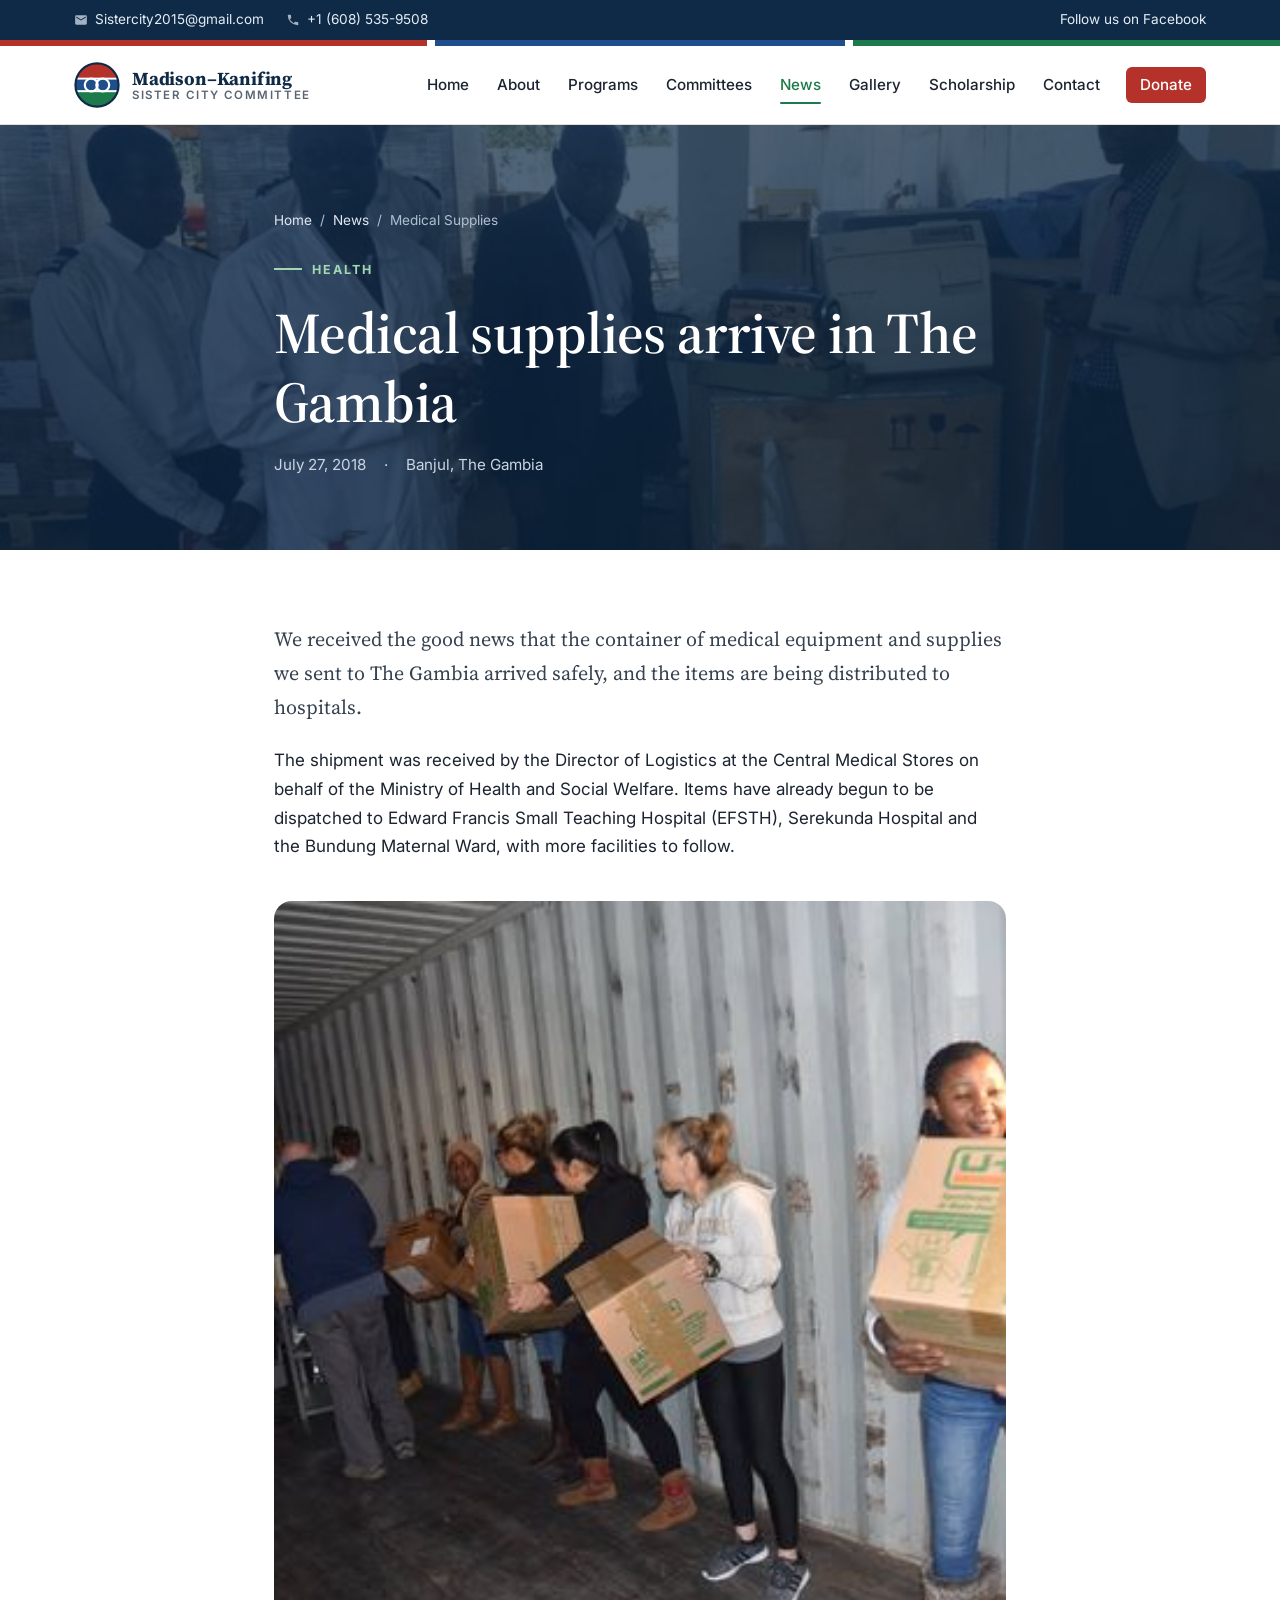
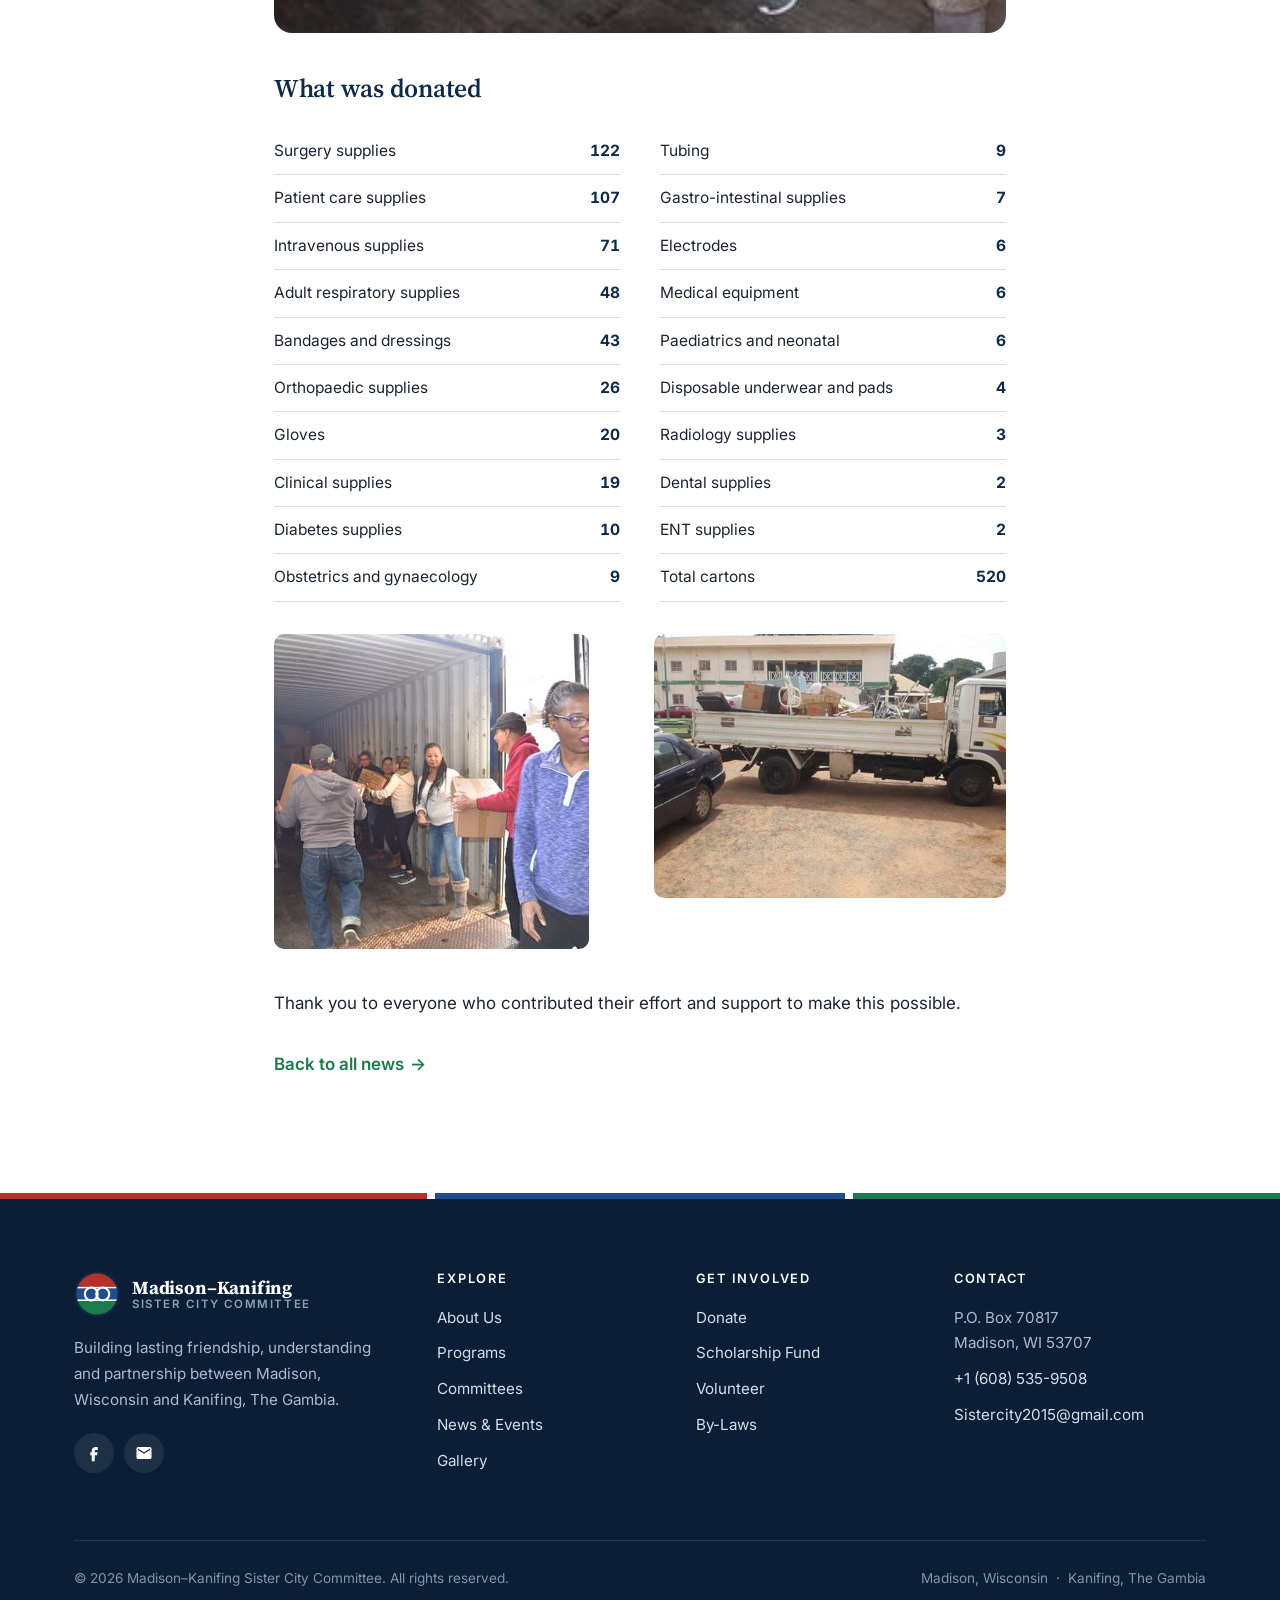
<file: news-medical-supplies.html>
<!DOCTYPE html>
<html lang="en">
<head>
  <meta charset="utf-8">
  <meta name="viewport" content="width=device-width, initial-scale=1">
  <title>Medical Supplies Arrive in The Gambia | Madison–Kanifing Sister City</title>
  <meta name="description" content="Our container of more than 500 cartons of medical supplies and equipment arrived safely in The Gambia and is being distributed to hospitals.">
  <meta property="og:title" content="Medical Supplies Arrive in The Gambia | Madison–Kanifing Sister City">
  <meta property="og:description" content="Our container of more than 500 cartons of medical supplies and equipment arrived safely in The Gambia and is being distributed to hospitals.">
  <meta property="og:type" content="website">
  <meta property="og:image" content="assets/img/sister-city.jpg">
  <meta name="theme-color" content="#0e2a47">
  <link rel="icon" href="assets/img/logo.svg" type="image/svg+xml">
  <link rel="preconnect" href="https://fonts.googleapis.com">
  <link rel="preconnect" href="https://fonts.gstatic.com" crossorigin>
  <link href="https://fonts.googleapis.com/css2?family=Inter:wght@400;500;600;700;800&family=Source+Serif+4:opsz,wght@8..60,500;8..60,600;8..60,700&display=swap" rel="stylesheet">
  <link rel="stylesheet" href="assets/css/styles.css">
</head>
<body>
  <a class="skip-link" href="#main">Skip to content</a>

  <div class="topbar">
    <div class="wrap">
      <div class="topbar-contact">
        <span><svg viewBox="0 0 24 24" aria-hidden="true"><path d="M20 4H4a2 2 0 0 0-2 2v12a2 2 0 0 0 2 2h16a2 2 0 0 0 2-2V6a2 2 0 0 0-2-2zm0 4-8 5-8-5V6l8 5 8-5z"/></svg><a href="mailto:Sistercity2015@gmail.com">Sistercity2015@gmail.com</a></span>
        <span><svg viewBox="0 0 24 24" aria-hidden="true"><path d="M6.6 10.8a15.1 15.1 0 0 0 6.6 6.6l2.2-2.2a1 1 0 0 1 1-.25 11.4 11.4 0 0 0 3.6.57 1 1 0 0 1 1 1V20a1 1 0 0 1-1 1A17 17 0 0 1 3 4a1 1 0 0 1 1-1h3.5a1 1 0 0 1 1 1c0 1.25.2 2.45.57 3.57a1 1 0 0 1-.25 1z"/></svg><a href="tel:+16085359508">+1 (608) 535-9508</a></span>
      </div>
      <a href="https://www.facebook.com/MadisonKanifingSisterCity" target="_blank" rel="noopener">Follow us on Facebook</a>
    </div>
  </div>

  <header class="site-header">
    <div class="flag-stripe" aria-hidden="true"></div>
    <div class="wrap">
      <a class="brand" href="index.html" aria-label="Madison–Kanifing Sister City home">
        <img class="brand-mark" src="assets/img/logo.svg" alt="" width="46" height="46">
        <span class="brand-text">
          <span class="brand-name">Madison–Kanifing</span>
          <span class="brand-sub">Sister City Committee</span>
        </span>
      </a>
      <button class="nav-toggle" aria-expanded="false" aria-controls="site-nav" aria-label="Open menu">
        <svg viewBox="0 0 24 24" fill="none" stroke="currentColor" stroke-width="2" stroke-linecap="round" aria-hidden="true"><path d="M4 7h16M4 12h16M4 17h16"/></svg>
      </button>
      <nav class="nav" id="site-nav" aria-label="Main">
        <a href="index.html">Home</a>
        <a href="about.html">About</a>
        <a href="programs.html">Programs</a>
        <a href="committees.html">Committees</a>
        <a href="news.html" aria-current="page">News</a>
        <a href="gallery.html">Gallery</a>
        <a href="scholarship.html">Scholarship</a>
        <a href="contact.html">Contact</a>
        <a class="btn" href="https://www.paypal.com/donate/?token=MNtcpJL1M2bUMi1jug5TGpnzLHK5eNNl8SuA5L0PJeYCPiwS9jD6qHmhYJWVJmf-JUFdR0&amp;country.x=US&amp;locale.x=US" target="_blank" rel="noopener">Donate</a>
      </nav>
    </div>
  </header>

  <main id="main">
    <section class="page-hero">
      <div class="bg"><img src="assets/img/medical-container.jpg" alt=""></div>
      <div class="wrap narrow">
        <div class="breadcrumb"><a href="index.html">Home</a> &nbsp;/&nbsp; <a href="news.html">News</a> &nbsp;/&nbsp; Medical Supplies</div>
        <span class="eyebrow">Health</span>
        <h1>Medical supplies arrive in The Gambia</h1>
        <div class="article-meta"><time datetime="2018-07-27">July 27, 2018</time><span>·</span><span>Banjul, The Gambia</span></div>
      </div>
    </section>

    <article class="article">
      <div class="wrap narrow">
        <p class="lead">We received the good news that the container of medical equipment and supplies we sent to The Gambia arrived safely, and the items are being distributed to hospitals.</p>
        <p>The shipment was received by the Director of Logistics at the Central Medical Stores on behalf of the Ministry of Health and Social Welfare. Items have already begun to be dispatched to Edward Francis Small Teaching Hospital (EFSTH), Serekunda Hospital and the Bundung Maternal Ward, with more facilities to follow.</p>

        <figure>
          <img src="assets/img/medical-project-1.jpg" alt="Medical supplies being received in The Gambia">
        </figure>

        <h2 style="font-size:1.6rem">What was donated</h2>
        <ul class="supply-list">
          <li>Surgery supplies <strong>122</strong></li>
          <li>Patient care supplies <strong>107</strong></li>
          <li>Intravenous supplies <strong>71</strong></li>
          <li>Adult respiratory supplies <strong>48</strong></li>
          <li>Bandages and dressings <strong>43</strong></li>
          <li>Orthopaedic supplies <strong>26</strong></li>
          <li>Gloves <strong>20</strong></li>
          <li>Clinical supplies <strong>19</strong></li>
          <li>Diabetes supplies <strong>10</strong></li>
          <li>Obstetrics and gynaecology <strong>9</strong></li>
          <li>Tubing <strong>9</strong></li>
          <li>Gastro-intestinal supplies <strong>7</strong></li>
          <li>Electrodes <strong>6</strong></li>
          <li>Medical equipment <strong>6</strong></li>
          <li>Paediatrics and neonatal <strong>6</strong></li>
          <li>Disposable underwear and pads <strong>4</strong></li>
          <li>Radiology supplies <strong>3</strong></li>
          <li>Dental supplies <strong>2</strong></li>
          <li>ENT supplies <strong>2</strong></li>
          <li><span>Total cartons</span> <strong>520</strong></li>
        </ul>

        <div class="grid-2">
          <img src="assets/img/medical-project-3.jpg" alt="Boxes of medical supplies" style="border-radius:var(--radius);aspect-ratio:4/3;object-fit:cover">
          <img src="assets/img/medical-3.jpg" alt="Volunteers with the medical shipment" style="border-radius:var(--radius);aspect-ratio:4/3;object-fit:cover">
        </div>

        <p style="margin-top:40px">Thank you to everyone who contributed their effort and support to make this possible.</p>
        <p style="margin-top:32px"><a class="text-link" href="news.html">Back to all news</a></p>
      </div>
    </article>
  </main>

  <footer class="site-footer">
    <div class="flag-stripe" aria-hidden="true"></div>
    <div class="wrap">
      <div class="footer-grid">
        <div>
          <a class="brand" href="index.html">
            <img class="brand-mark" src="assets/img/logo.svg" alt="" width="46" height="46">
            <span class="brand-text">
              <span class="brand-name">Madison–Kanifing</span>
              <span class="brand-sub">Sister City Committee</span>
            </span>
          </a>
          <p class="about-blurb">Building lasting friendship, understanding and partnership between Madison, Wisconsin and Kanifing, The Gambia.</p>
          <div class="social">
            <a href="https://www.facebook.com/MadisonKanifingSisterCity" target="_blank" rel="noopener" aria-label="Facebook"><svg viewBox="0 0 24 24" aria-hidden="true"><path d="M14 8h3V4h-3c-2.8 0-5 2.2-5 5v2H7v4h2v8h4v-8h3l1-4h-4V9c0-.6.4-1 1-1z"/></svg></a>
            <a href="mailto:Sistercity2015@gmail.com" aria-label="Email"><svg viewBox="0 0 24 24" aria-hidden="true"><path d="M20 4H4a2 2 0 0 0-2 2v12a2 2 0 0 0 2 2h16a2 2 0 0 0 2-2V6a2 2 0 0 0-2-2zm0 4-8 5-8-5V6l8 5 8-5z"/></svg></a>
          </div>
        </div>
        <div>
          <h4>Explore</h4>
          <ul>
            <li><a href="about.html">About Us</a></li>
            <li><a href="programs.html">Programs</a></li>
            <li><a href="committees.html">Committees</a></li>
            <li><a href="news.html">News &amp; Events</a></li>
            <li><a href="gallery.html">Gallery</a></li>
          </ul>
        </div>
        <div>
          <h4>Get Involved</h4>
          <ul>
            <li><a href="https://www.paypal.com/donate/?token=MNtcpJL1M2bUMi1jug5TGpnzLHK5eNNl8SuA5L0PJeYCPiwS9jD6qHmhYJWVJmf-JUFdR0&amp;country.x=US&amp;locale.x=US" target="_blank" rel="noopener">Donate</a></li>
            <li><a href="scholarship.html">Scholarship Fund</a></li>
            <li><a href="contact.html">Volunteer</a></li>
            <li><a href="about.html#governance">By-Laws</a></li>
          </ul>
        </div>
        <div>
          <h4>Contact</h4>
          <ul>
            <li>P.O. Box 70817<br>Madison, WI 53707</li>
            <li><a href="tel:+16085359508">+1 (608) 535-9508</a></li>
            <li><a href="mailto:Sistercity2015@gmail.com">Sistercity2015@gmail.com</a></li>
          </ul>
        </div>
      </div>
      <div class="footer-bottom">
        <span>&copy; <span data-year>2026</span> Madison–Kanifing Sister City Committee. All rights reserved.</span>
        <span>Madison, Wisconsin &nbsp;·&nbsp; Kanifing, The Gambia</span>
      </div>
    </div>
  </footer>

  <script src="assets/js/main.js" defer></script>
</body>
</html>
</file>
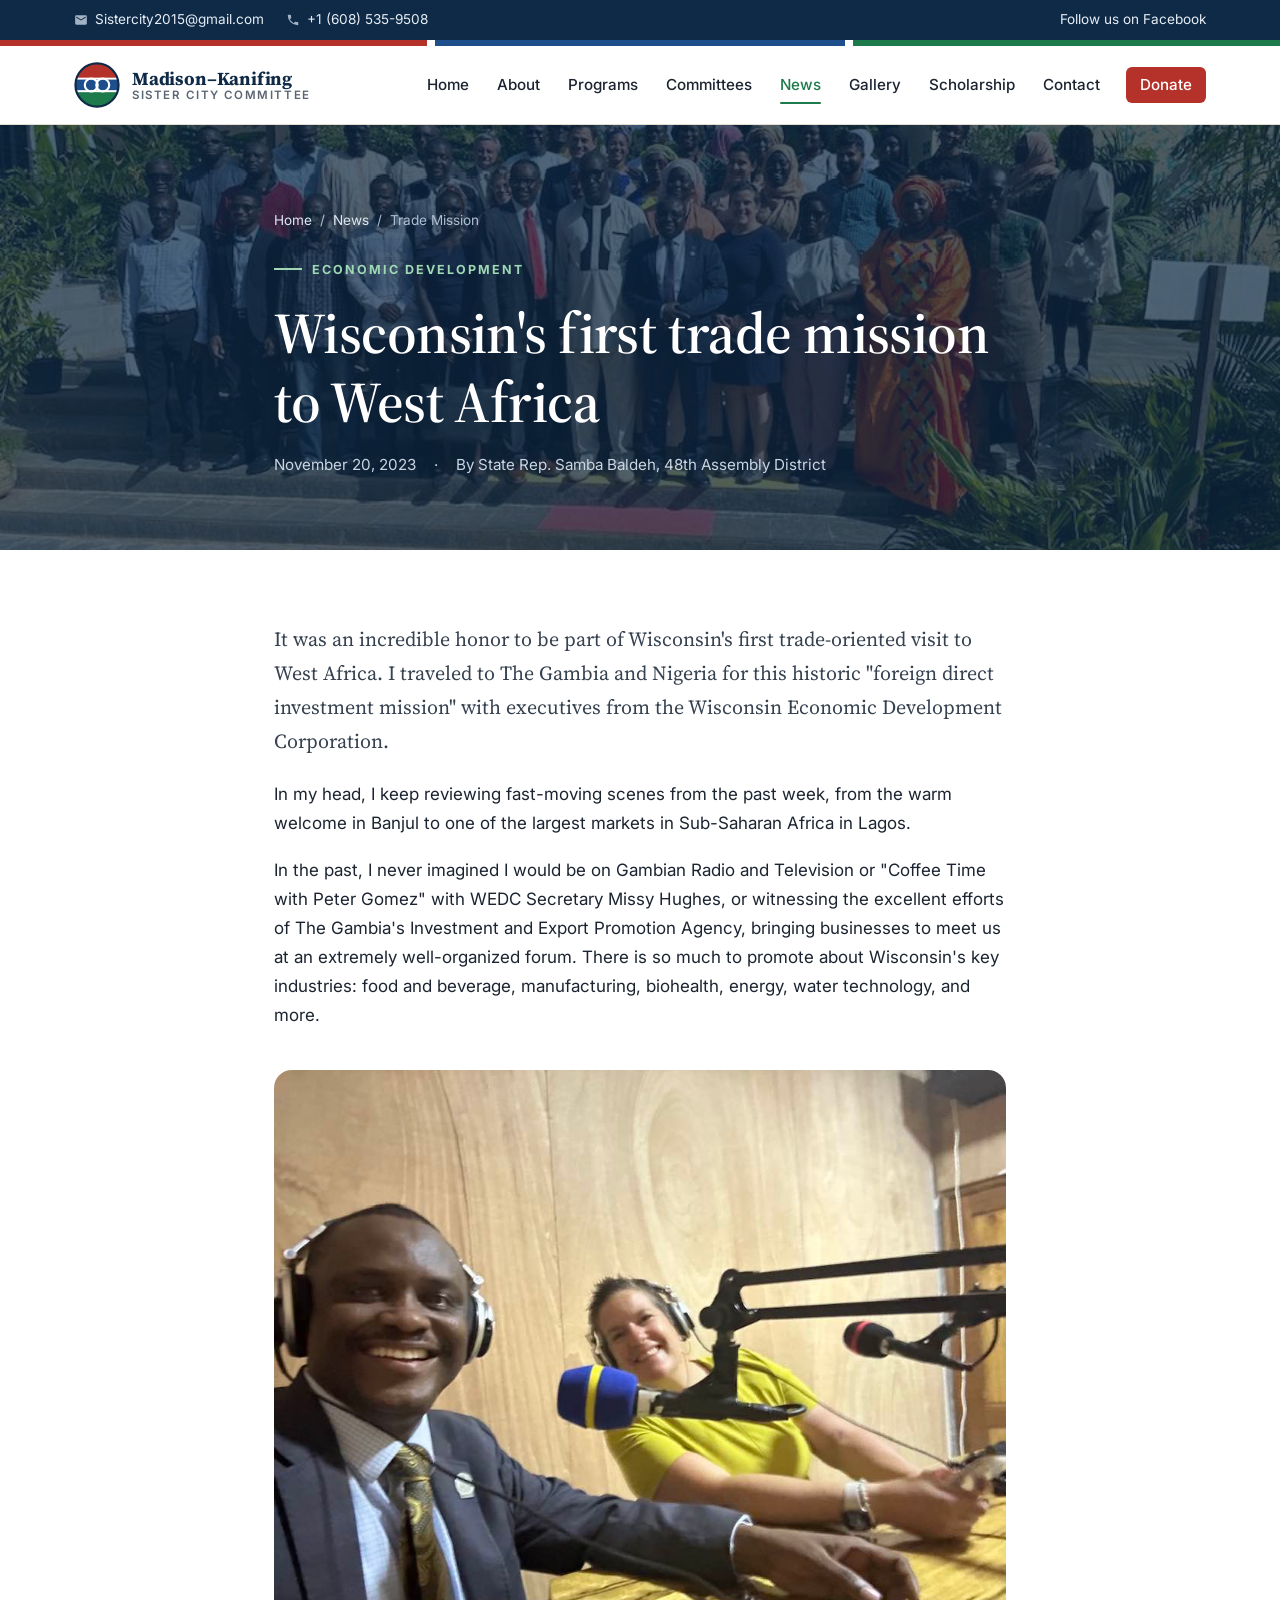
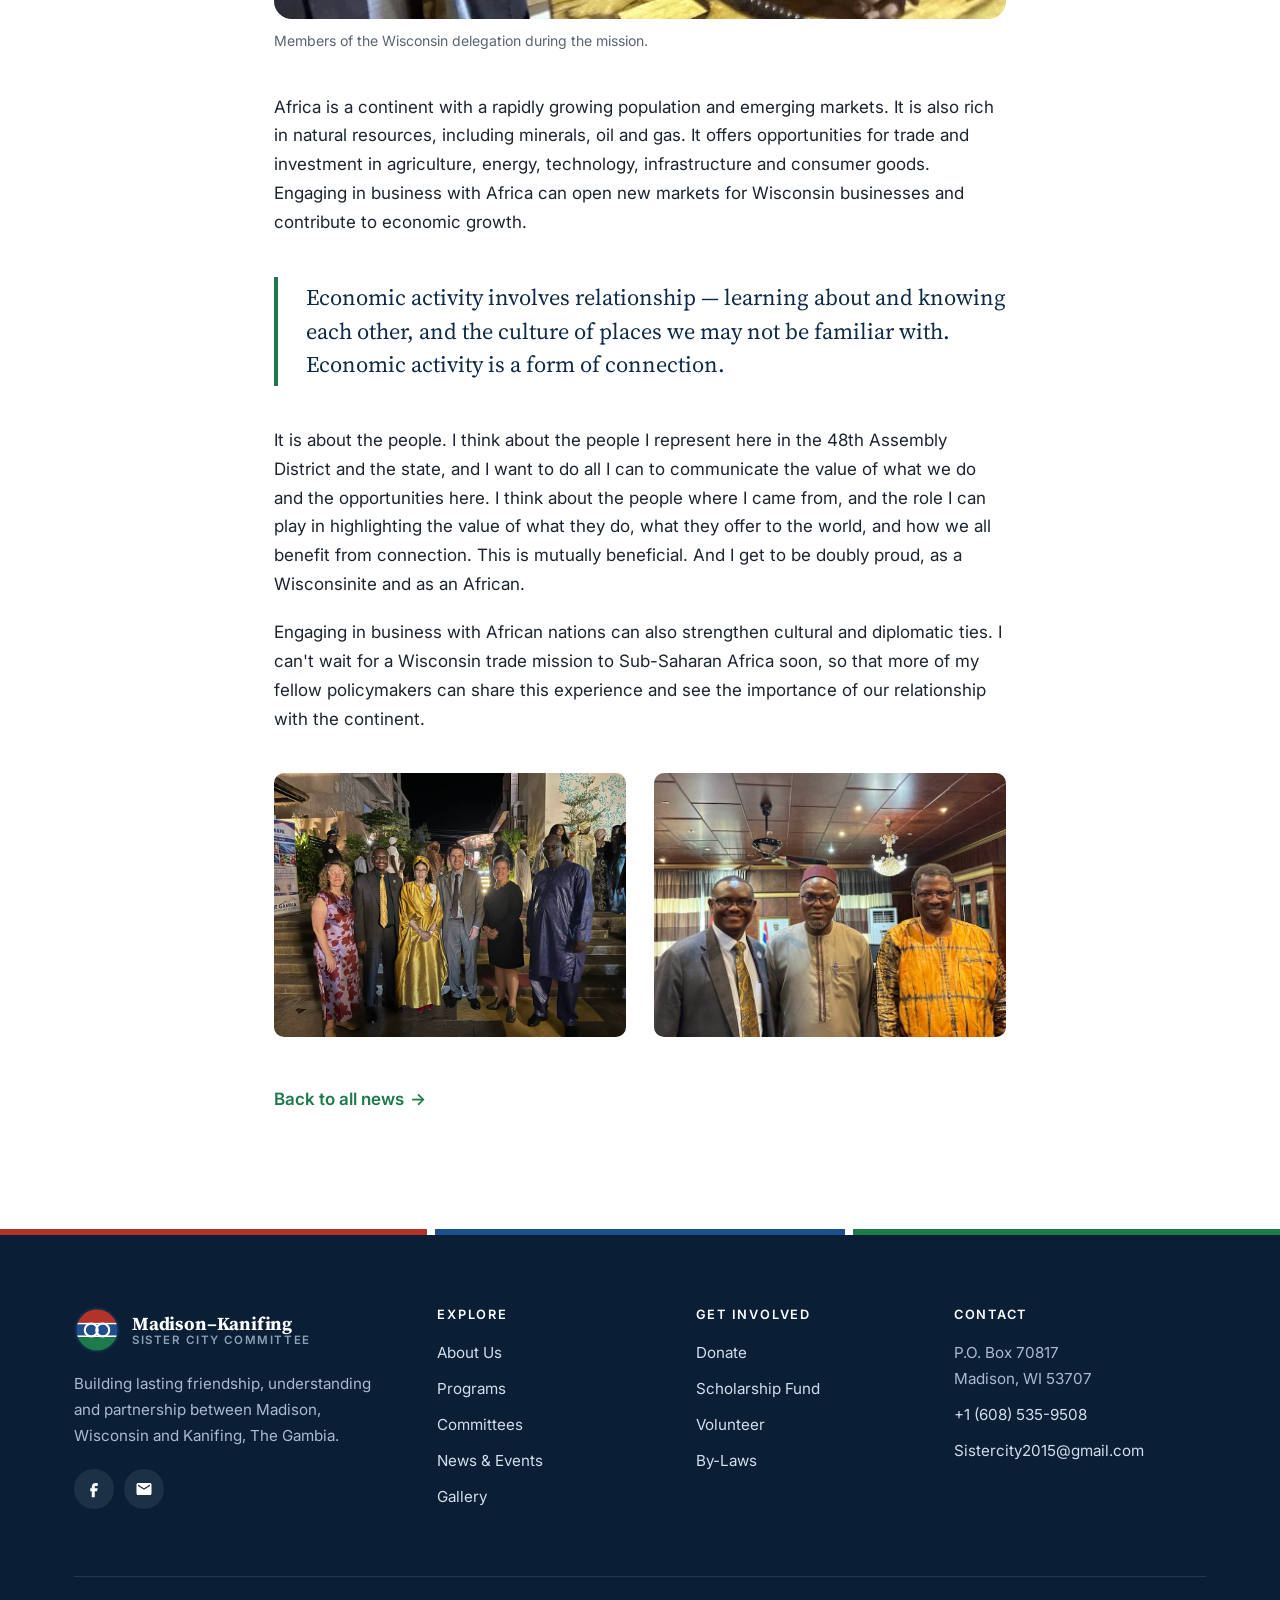
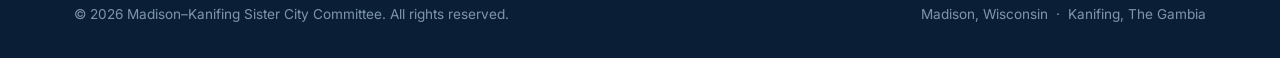
<file: news-trade-mission.html>
<!DOCTYPE html>
<html lang="en">
<head>
  <meta charset="utf-8">
  <meta name="viewport" content="width=device-width, initial-scale=1">
  <title>Wisconsin's First Trade Mission to West Africa | Madison–Kanifing Sister City</title>
  <meta name="description" content="Reflections on Wisconsin's first trade-oriented visit to West Africa — a foreign direct investment mission to The Gambia and Nigeria.">
  <meta property="og:title" content="Wisconsin's First Trade Mission to West Africa | Madison–Kanifing Sister City">
  <meta property="og:description" content="Reflections on Wisconsin's first trade-oriented visit to West Africa — a foreign direct investment mission to The Gambia and Nigeria.">
  <meta property="og:type" content="website">
  <meta property="og:image" content="assets/img/sister-city.jpg">
  <meta name="theme-color" content="#0e2a47">
  <link rel="icon" href="assets/img/logo.svg" type="image/svg+xml">
  <link rel="preconnect" href="https://fonts.googleapis.com">
  <link rel="preconnect" href="https://fonts.gstatic.com" crossorigin>
  <link href="https://fonts.googleapis.com/css2?family=Inter:wght@400;500;600;700;800&family=Source+Serif+4:opsz,wght@8..60,500;8..60,600;8..60,700&display=swap" rel="stylesheet">
  <link rel="stylesheet" href="assets/css/styles.css">
</head>
<body>
  <a class="skip-link" href="#main">Skip to content</a>

  <div class="topbar">
    <div class="wrap">
      <div class="topbar-contact">
        <span><svg viewBox="0 0 24 24" aria-hidden="true"><path d="M20 4H4a2 2 0 0 0-2 2v12a2 2 0 0 0 2 2h16a2 2 0 0 0 2-2V6a2 2 0 0 0-2-2zm0 4-8 5-8-5V6l8 5 8-5z"/></svg><a href="mailto:Sistercity2015@gmail.com">Sistercity2015@gmail.com</a></span>
        <span><svg viewBox="0 0 24 24" aria-hidden="true"><path d="M6.6 10.8a15.1 15.1 0 0 0 6.6 6.6l2.2-2.2a1 1 0 0 1 1-.25 11.4 11.4 0 0 0 3.6.57 1 1 0 0 1 1 1V20a1 1 0 0 1-1 1A17 17 0 0 1 3 4a1 1 0 0 1 1-1h3.5a1 1 0 0 1 1 1c0 1.25.2 2.45.57 3.57a1 1 0 0 1-.25 1z"/></svg><a href="tel:+16085359508">+1 (608) 535-9508</a></span>
      </div>
      <a href="https://www.facebook.com/MadisonKanifingSisterCity" target="_blank" rel="noopener">Follow us on Facebook</a>
    </div>
  </div>

  <header class="site-header">
    <div class="flag-stripe" aria-hidden="true"></div>
    <div class="wrap">
      <a class="brand" href="index.html" aria-label="Madison–Kanifing Sister City home">
        <img class="brand-mark" src="assets/img/logo.svg" alt="" width="46" height="46">
        <span class="brand-text">
          <span class="brand-name">Madison–Kanifing</span>
          <span class="brand-sub">Sister City Committee</span>
        </span>
      </a>
      <button class="nav-toggle" aria-expanded="false" aria-controls="site-nav" aria-label="Open menu">
        <svg viewBox="0 0 24 24" fill="none" stroke="currentColor" stroke-width="2" stroke-linecap="round" aria-hidden="true"><path d="M4 7h16M4 12h16M4 17h16"/></svg>
      </button>
      <nav class="nav" id="site-nav" aria-label="Main">
        <a href="index.html">Home</a>
        <a href="about.html">About</a>
        <a href="programs.html">Programs</a>
        <a href="committees.html">Committees</a>
        <a href="news.html" aria-current="page">News</a>
        <a href="gallery.html">Gallery</a>
        <a href="scholarship.html">Scholarship</a>
        <a href="contact.html">Contact</a>
        <a class="btn" href="https://www.paypal.com/donate/?token=MNtcpJL1M2bUMi1jug5TGpnzLHK5eNNl8SuA5L0PJeYCPiwS9jD6qHmhYJWVJmf-JUFdR0&amp;country.x=US&amp;locale.x=US" target="_blank" rel="noopener">Donate</a>
      </nav>
    </div>
  </header>

  <main id="main">
    <section class="page-hero">
      <div class="bg"><img src="assets/img/trade-mission.jpg" alt=""></div>
      <div class="wrap narrow">
        <div class="breadcrumb"><a href="index.html">Home</a> &nbsp;/&nbsp; <a href="news.html">News</a> &nbsp;/&nbsp; Trade Mission</div>
        <span class="eyebrow">Economic Development</span>
        <h1>Wisconsin's first trade mission to West Africa</h1>
        <div class="article-meta"><time datetime="2023-11-20">November 20, 2023</time><span>·</span><span>By State Rep. Samba Baldeh, 48th Assembly District</span></div>
      </div>
    </section>

    <article class="article">
      <div class="wrap narrow">
        <p class="lead">It was an incredible honor to be part of Wisconsin's first trade-oriented visit to West Africa. I traveled to The Gambia and Nigeria for this historic "foreign direct investment mission" with executives from the Wisconsin Economic Development Corporation.</p>
        <p>In my head, I keep reviewing fast-moving scenes from the past week, from the warm welcome in Banjul to one of the largest markets in Sub-Saharan Africa in Lagos.</p>
        <p>In the past, I never imagined I would be on Gambian Radio and Television or "Coffee Time with Peter Gomez" with WEDC Secretary Missy Hughes, or witnessing the excellent efforts of The Gambia's Investment and Export Promotion Agency, bringing businesses to meet us at an extremely well-organized forum. There is so much to promote about Wisconsin's key industries: food and beverage, manufacturing, biohealth, energy, water technology, and more.</p>

        <figure>
          <img src="assets/img/trade-mission-20.jpg" alt="Members of the Wisconsin delegation in The Gambia">
          <figcaption>Members of the Wisconsin delegation during the mission.</figcaption>
        </figure>

        <p>Africa is a continent with a rapidly growing population and emerging markets. It is also rich in natural resources, including minerals, oil and gas. It offers opportunities for trade and investment in agriculture, energy, technology, infrastructure and consumer goods. Engaging in business with Africa can open new markets for Wisconsin businesses and contribute to economic growth.</p>

        <blockquote>Economic activity involves relationship — learning about and knowing each other, and the culture of places we may not be familiar with. Economic activity is a form of connection.</blockquote>

        <p>It is about the people. I think about the people I represent here in the 48th Assembly District and the state, and I want to do all I can to communicate the value of what we do and the opportunities here. I think about the people where I came from, and the role I can play in highlighting the value of what they do, what they offer to the world, and how we all benefit from connection. This is mutually beneficial. And I get to be doubly proud, as a Wisconsinite and as an African.</p>
        <p>Engaging in business with African nations can also strengthen cultural and diplomatic ties. I can't wait for a Wisconsin trade mission to Sub-Saharan Africa soon, so that more of my fellow policymakers can share this experience and see the importance of our relationship with the continent.</p>

        <div class="grid-2" style="margin-top:40px">
          <img src="assets/img/trade-mission-2.jpg" alt="Trade mission meeting" style="border-radius:var(--radius);aspect-ratio:4/3;object-fit:cover">
          <img src="assets/img/trade-mission-3.jpg" alt="Trade mission event" style="border-radius:var(--radius);aspect-ratio:4/3;object-fit:cover">
        </div>

        <p style="margin-top:48px"><a class="text-link" href="news.html">Back to all news</a></p>
      </div>
    </article>
  </main>

  <footer class="site-footer">
    <div class="flag-stripe" aria-hidden="true"></div>
    <div class="wrap">
      <div class="footer-grid">
        <div>
          <a class="brand" href="index.html">
            <img class="brand-mark" src="assets/img/logo.svg" alt="" width="46" height="46">
            <span class="brand-text">
              <span class="brand-name">Madison–Kanifing</span>
              <span class="brand-sub">Sister City Committee</span>
            </span>
          </a>
          <p class="about-blurb">Building lasting friendship, understanding and partnership between Madison, Wisconsin and Kanifing, The Gambia.</p>
          <div class="social">
            <a href="https://www.facebook.com/MadisonKanifingSisterCity" target="_blank" rel="noopener" aria-label="Facebook"><svg viewBox="0 0 24 24" aria-hidden="true"><path d="M14 8h3V4h-3c-2.8 0-5 2.2-5 5v2H7v4h2v8h4v-8h3l1-4h-4V9c0-.6.4-1 1-1z"/></svg></a>
            <a href="mailto:Sistercity2015@gmail.com" aria-label="Email"><svg viewBox="0 0 24 24" aria-hidden="true"><path d="M20 4H4a2 2 0 0 0-2 2v12a2 2 0 0 0 2 2h16a2 2 0 0 0 2-2V6a2 2 0 0 0-2-2zm0 4-8 5-8-5V6l8 5 8-5z"/></svg></a>
          </div>
        </div>
        <div>
          <h4>Explore</h4>
          <ul>
            <li><a href="about.html">About Us</a></li>
            <li><a href="programs.html">Programs</a></li>
            <li><a href="committees.html">Committees</a></li>
            <li><a href="news.html">News &amp; Events</a></li>
            <li><a href="gallery.html">Gallery</a></li>
          </ul>
        </div>
        <div>
          <h4>Get Involved</h4>
          <ul>
            <li><a href="https://www.paypal.com/donate/?token=MNtcpJL1M2bUMi1jug5TGpnzLHK5eNNl8SuA5L0PJeYCPiwS9jD6qHmhYJWVJmf-JUFdR0&amp;country.x=US&amp;locale.x=US" target="_blank" rel="noopener">Donate</a></li>
            <li><a href="scholarship.html">Scholarship Fund</a></li>
            <li><a href="contact.html">Volunteer</a></li>
            <li><a href="about.html#governance">By-Laws</a></li>
          </ul>
        </div>
        <div>
          <h4>Contact</h4>
          <ul>
            <li>P.O. Box 70817<br>Madison, WI 53707</li>
            <li><a href="tel:+16085359508">+1 (608) 535-9508</a></li>
            <li><a href="mailto:Sistercity2015@gmail.com">Sistercity2015@gmail.com</a></li>
          </ul>
        </div>
      </div>
      <div class="footer-bottom">
        <span>&copy; <span data-year>2026</span> Madison–Kanifing Sister City Committee. All rights reserved.</span>
        <span>Madison, Wisconsin &nbsp;·&nbsp; Kanifing, The Gambia</span>
      </div>
    </div>
  </footer>

  <script src="assets/js/main.js" defer></script>
</body>
</html>
</file>
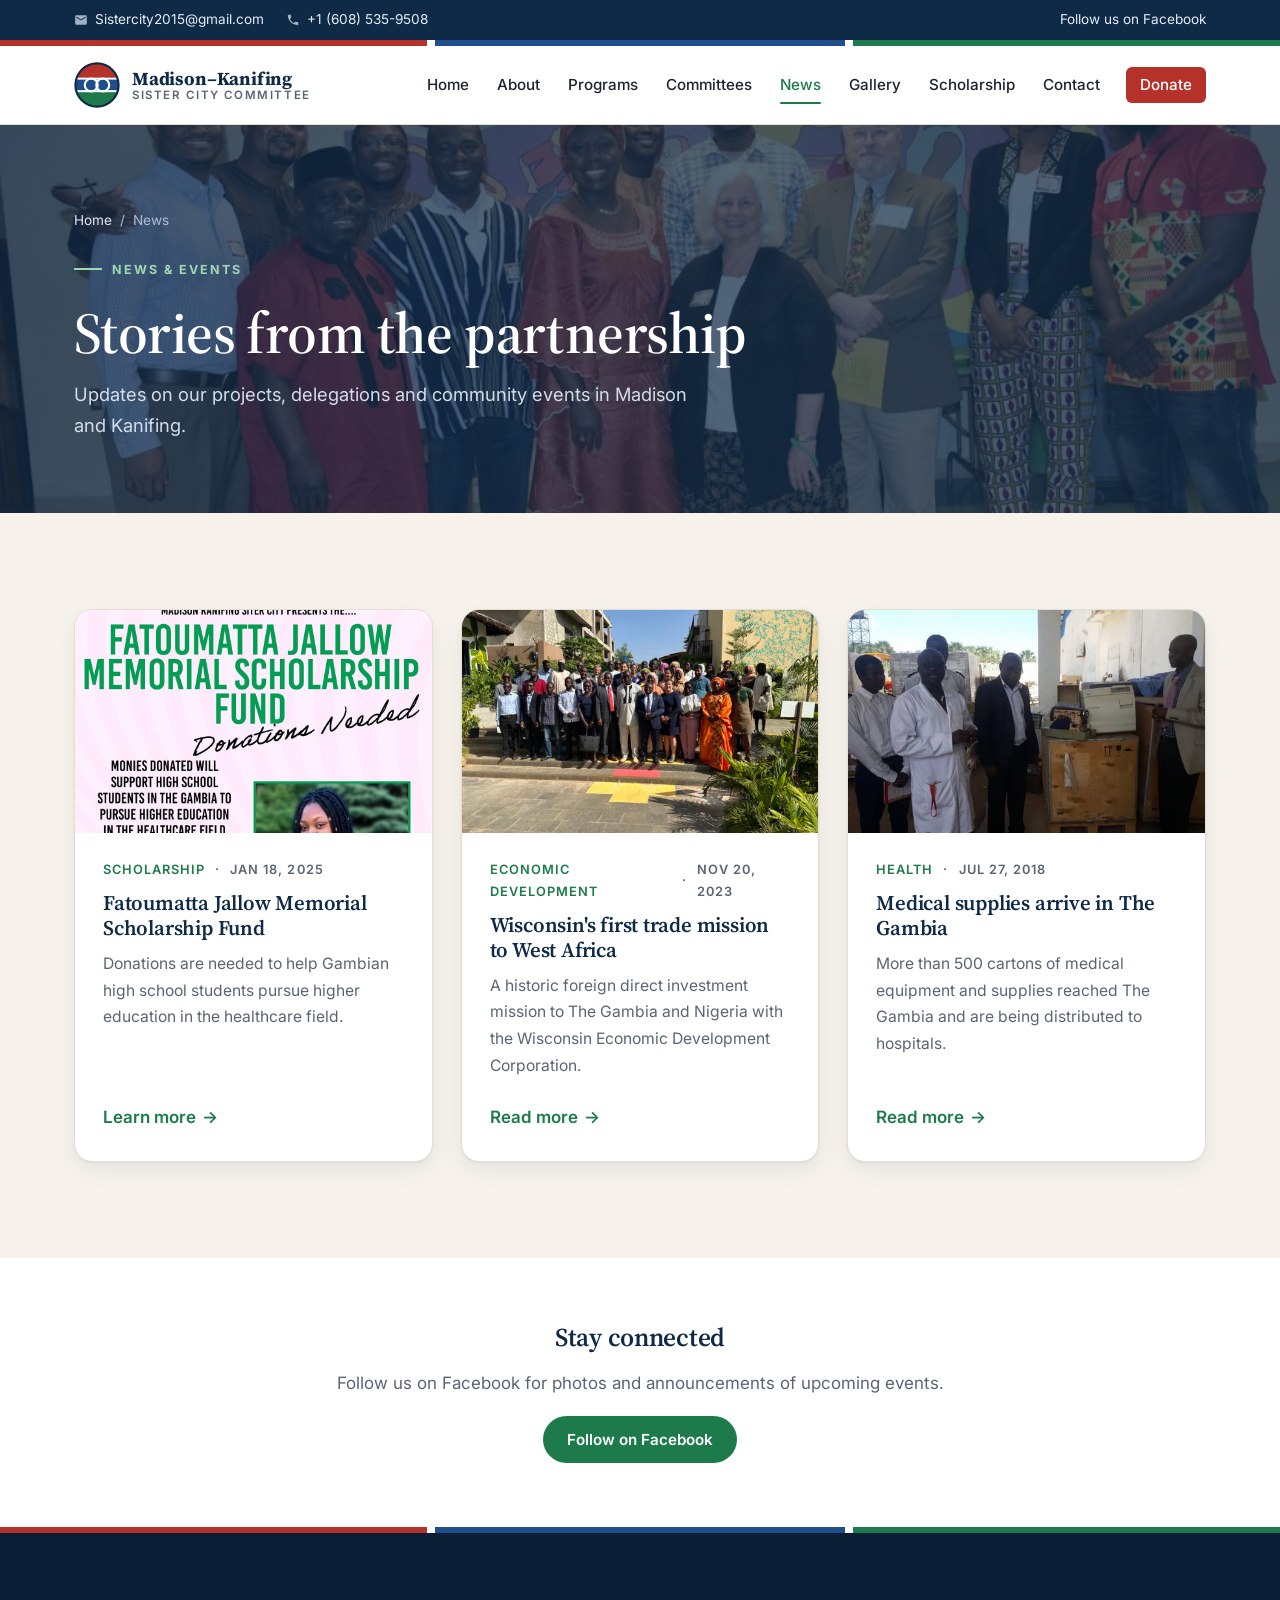
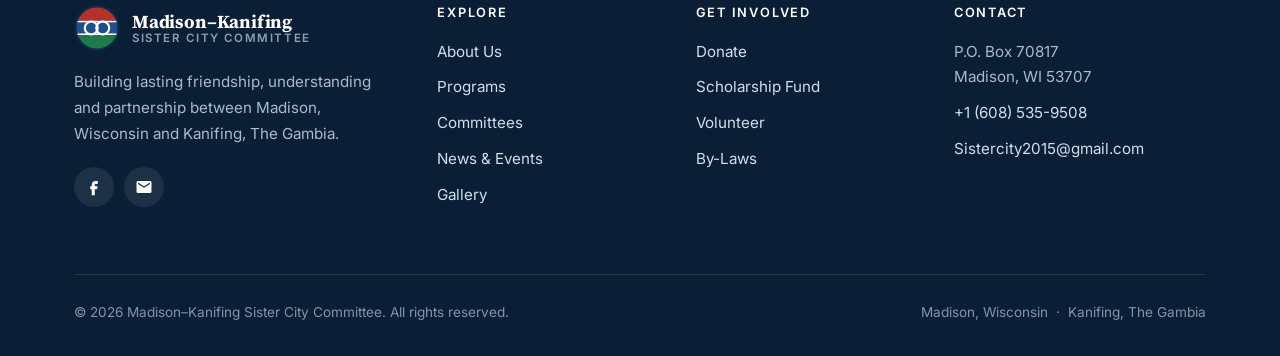
<file: news.html>
<!DOCTYPE html>
<html lang="en">
<head>
  <meta charset="utf-8">
  <meta name="viewport" content="width=device-width, initial-scale=1">
  <title>News &amp; Events | Madison–Kanifing Sister City Committee</title>
  <meta name="description" content="News, stories and updates from the Madison–Kanifing sister city partnership.">
  <meta property="og:title" content="News &amp; Events | Madison–Kanifing Sister City Committee">
  <meta property="og:description" content="News, stories and updates from the Madison–Kanifing sister city partnership.">
  <meta property="og:type" content="website">
  <meta property="og:image" content="assets/img/sister-city.jpg">
  <meta name="theme-color" content="#0e2a47">
  <link rel="icon" href="assets/img/logo.svg" type="image/svg+xml">
  <link rel="preconnect" href="https://fonts.googleapis.com">
  <link rel="preconnect" href="https://fonts.gstatic.com" crossorigin>
  <link href="https://fonts.googleapis.com/css2?family=Inter:wght@400;500;600;700;800&family=Source+Serif+4:opsz,wght@8..60,500;8..60,600;8..60,700&display=swap" rel="stylesheet">
  <link rel="stylesheet" href="assets/css/styles.css">
</head>
<body>
  <a class="skip-link" href="#main">Skip to content</a>

  <div class="topbar">
    <div class="wrap">
      <div class="topbar-contact">
        <span><svg viewBox="0 0 24 24" aria-hidden="true"><path d="M20 4H4a2 2 0 0 0-2 2v12a2 2 0 0 0 2 2h16a2 2 0 0 0 2-2V6a2 2 0 0 0-2-2zm0 4-8 5-8-5V6l8 5 8-5z"/></svg><a href="mailto:Sistercity2015@gmail.com">Sistercity2015@gmail.com</a></span>
        <span><svg viewBox="0 0 24 24" aria-hidden="true"><path d="M6.6 10.8a15.1 15.1 0 0 0 6.6 6.6l2.2-2.2a1 1 0 0 1 1-.25 11.4 11.4 0 0 0 3.6.57 1 1 0 0 1 1 1V20a1 1 0 0 1-1 1A17 17 0 0 1 3 4a1 1 0 0 1 1-1h3.5a1 1 0 0 1 1 1c0 1.25.2 2.45.57 3.57a1 1 0 0 1-.25 1z"/></svg><a href="tel:+16085359508">+1 (608) 535-9508</a></span>
      </div>
      <a href="https://www.facebook.com/MadisonKanifingSisterCity" target="_blank" rel="noopener">Follow us on Facebook</a>
    </div>
  </div>

  <header class="site-header">
    <div class="flag-stripe" aria-hidden="true"></div>
    <div class="wrap">
      <a class="brand" href="index.html" aria-label="Madison–Kanifing Sister City home">
        <img class="brand-mark" src="assets/img/logo.svg" alt="" width="46" height="46">
        <span class="brand-text">
          <span class="brand-name">Madison–Kanifing</span>
          <span class="brand-sub">Sister City Committee</span>
        </span>
      </a>
      <button class="nav-toggle" aria-expanded="false" aria-controls="site-nav" aria-label="Open menu">
        <svg viewBox="0 0 24 24" fill="none" stroke="currentColor" stroke-width="2" stroke-linecap="round" aria-hidden="true"><path d="M4 7h16M4 12h16M4 17h16"/></svg>
      </button>
      <nav class="nav" id="site-nav" aria-label="Main">
        <a href="index.html">Home</a>
        <a href="about.html">About</a>
        <a href="programs.html">Programs</a>
        <a href="committees.html">Committees</a>
        <a href="news.html" aria-current="page">News</a>
        <a href="gallery.html">Gallery</a>
        <a href="scholarship.html">Scholarship</a>
        <a href="contact.html">Contact</a>
        <a class="btn" href="https://www.paypal.com/donate/?token=MNtcpJL1M2bUMi1jug5TGpnzLHK5eNNl8SuA5L0PJeYCPiwS9jD6qHmhYJWVJmf-JUFdR0&amp;country.x=US&amp;locale.x=US" target="_blank" rel="noopener">Donate</a>
      </nav>
    </div>
  </header>

  <main id="main">
    <section class="page-hero">
      <div class="bg"><img src="assets/img/africa-day.jpg" alt=""></div>
      <div class="wrap">
        <div class="breadcrumb"><a href="index.html">Home</a> &nbsp;/&nbsp; News</div>
        <span class="eyebrow">News &amp; Events</span>
        <h1>Stories from the partnership</h1>
        <p>Updates on our projects, delegations and community events in Madison and Kanifing.</p>
      </div>
    </section>

    <section class="section section-sand">
      <div class="wrap grid-3">
        <a class="news-card reveal" href="scholarship.html">
          <div class="thumb"><img src="assets/img/scholarship-flyer.jpg" alt="Fatoumatta Jallow Memorial Scholarship Fund flyer" style="object-position:center 12%"></div>
          <div class="body">
            <div class="news-meta"><span class="cat">Scholarship</span><span>·</span><time datetime="2025-01-18">Jan 18, 2025</time></div>
            <h3>Fatoumatta Jallow Memorial Scholarship Fund</h3>
            <p>Donations are needed to help Gambian high school students pursue higher education in the healthcare field.</p>
            <span class="text-link">Learn more</span>
          </div>
        </a>
        <a class="news-card reveal" href="news-trade-mission.html">
          <div class="thumb"><img src="assets/img/trade-mission.jpg" alt="Wisconsin delegation during the trade mission to The Gambia"></div>
          <div class="body">
            <div class="news-meta"><span class="cat">Economic Development</span><span>·</span><time datetime="2023-11-20">Nov 20, 2023</time></div>
            <h3>Wisconsin's first trade mission to West Africa</h3>
            <p>A historic foreign direct investment mission to The Gambia and Nigeria with the Wisconsin Economic Development Corporation.</p>
            <span class="text-link">Read more</span>
          </div>
        </a>
        <a class="news-card reveal" href="news-medical-supplies.html">
          <div class="thumb"><img src="assets/img/medical-container.jpg" alt="Medical supplies being unloaded in The Gambia"></div>
          <div class="body">
            <div class="news-meta"><span class="cat">Health</span><span>·</span><time datetime="2018-07-27">Jul 27, 2018</time></div>
            <h3>Medical supplies arrive in The Gambia</h3>
            <p>More than 500 cartons of medical equipment and supplies reached The Gambia and are being distributed to hospitals.</p>
            <span class="text-link">Read more</span>
          </div>
        </a>
      </div>
    </section>

    <section class="section-sm">
      <div class="wrap narrow" style="text-align:center">
        <h2 style="font-size:1.6rem">Stay connected</h2>
        <p style="color:var(--muted)">Follow us on Facebook for photos and announcements of upcoming events.</p>
        <a class="btn btn-primary" href="https://www.facebook.com/MadisonKanifingSisterCity" target="_blank" rel="noopener">Follow on Facebook</a>
      </div>
    </section>
  </main>

  <footer class="site-footer">
    <div class="flag-stripe" aria-hidden="true"></div>
    <div class="wrap">
      <div class="footer-grid">
        <div>
          <a class="brand" href="index.html">
            <img class="brand-mark" src="assets/img/logo.svg" alt="" width="46" height="46">
            <span class="brand-text">
              <span class="brand-name">Madison–Kanifing</span>
              <span class="brand-sub">Sister City Committee</span>
            </span>
          </a>
          <p class="about-blurb">Building lasting friendship, understanding and partnership between Madison, Wisconsin and Kanifing, The Gambia.</p>
          <div class="social">
            <a href="https://www.facebook.com/MadisonKanifingSisterCity" target="_blank" rel="noopener" aria-label="Facebook"><svg viewBox="0 0 24 24" aria-hidden="true"><path d="M14 8h3V4h-3c-2.8 0-5 2.2-5 5v2H7v4h2v8h4v-8h3l1-4h-4V9c0-.6.4-1 1-1z"/></svg></a>
            <a href="mailto:Sistercity2015@gmail.com" aria-label="Email"><svg viewBox="0 0 24 24" aria-hidden="true"><path d="M20 4H4a2 2 0 0 0-2 2v12a2 2 0 0 0 2 2h16a2 2 0 0 0 2-2V6a2 2 0 0 0-2-2zm0 4-8 5-8-5V6l8 5 8-5z"/></svg></a>
          </div>
        </div>
        <div>
          <h4>Explore</h4>
          <ul>
            <li><a href="about.html">About Us</a></li>
            <li><a href="programs.html">Programs</a></li>
            <li><a href="committees.html">Committees</a></li>
            <li><a href="news.html">News &amp; Events</a></li>
            <li><a href="gallery.html">Gallery</a></li>
          </ul>
        </div>
        <div>
          <h4>Get Involved</h4>
          <ul>
            <li><a href="https://www.paypal.com/donate/?token=MNtcpJL1M2bUMi1jug5TGpnzLHK5eNNl8SuA5L0PJeYCPiwS9jD6qHmhYJWVJmf-JUFdR0&amp;country.x=US&amp;locale.x=US" target="_blank" rel="noopener">Donate</a></li>
            <li><a href="scholarship.html">Scholarship Fund</a></li>
            <li><a href="contact.html">Volunteer</a></li>
            <li><a href="about.html#governance">By-Laws</a></li>
          </ul>
        </div>
        <div>
          <h4>Contact</h4>
          <ul>
            <li>P.O. Box 70817<br>Madison, WI 53707</li>
            <li><a href="tel:+16085359508">+1 (608) 535-9508</a></li>
            <li><a href="mailto:Sistercity2015@gmail.com">Sistercity2015@gmail.com</a></li>
          </ul>
        </div>
      </div>
      <div class="footer-bottom">
        <span>&copy; <span data-year>2026</span> Madison–Kanifing Sister City Committee. All rights reserved.</span>
        <span>Madison, Wisconsin &nbsp;·&nbsp; Kanifing, The Gambia</span>
      </div>
    </div>
  </footer>

  <script src="assets/js/main.js" defer></script>
</body>
</html>
</file>
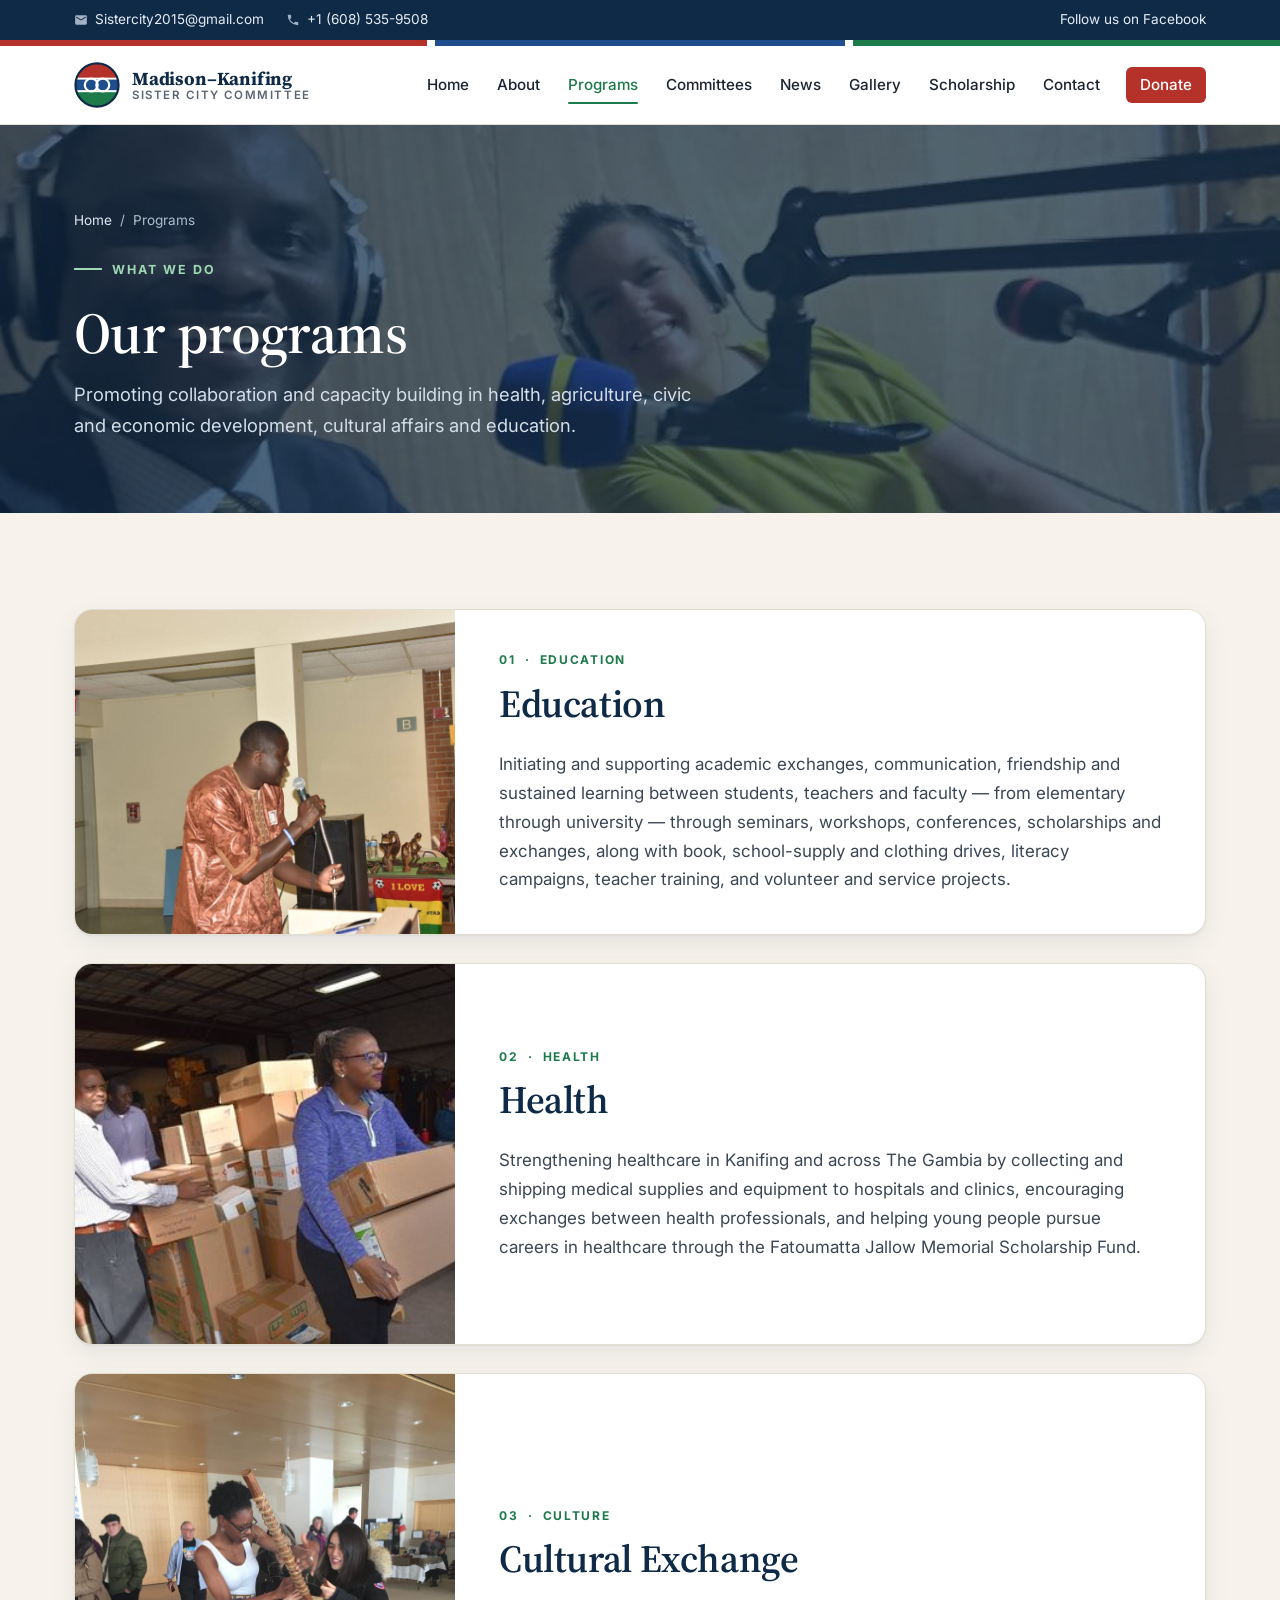
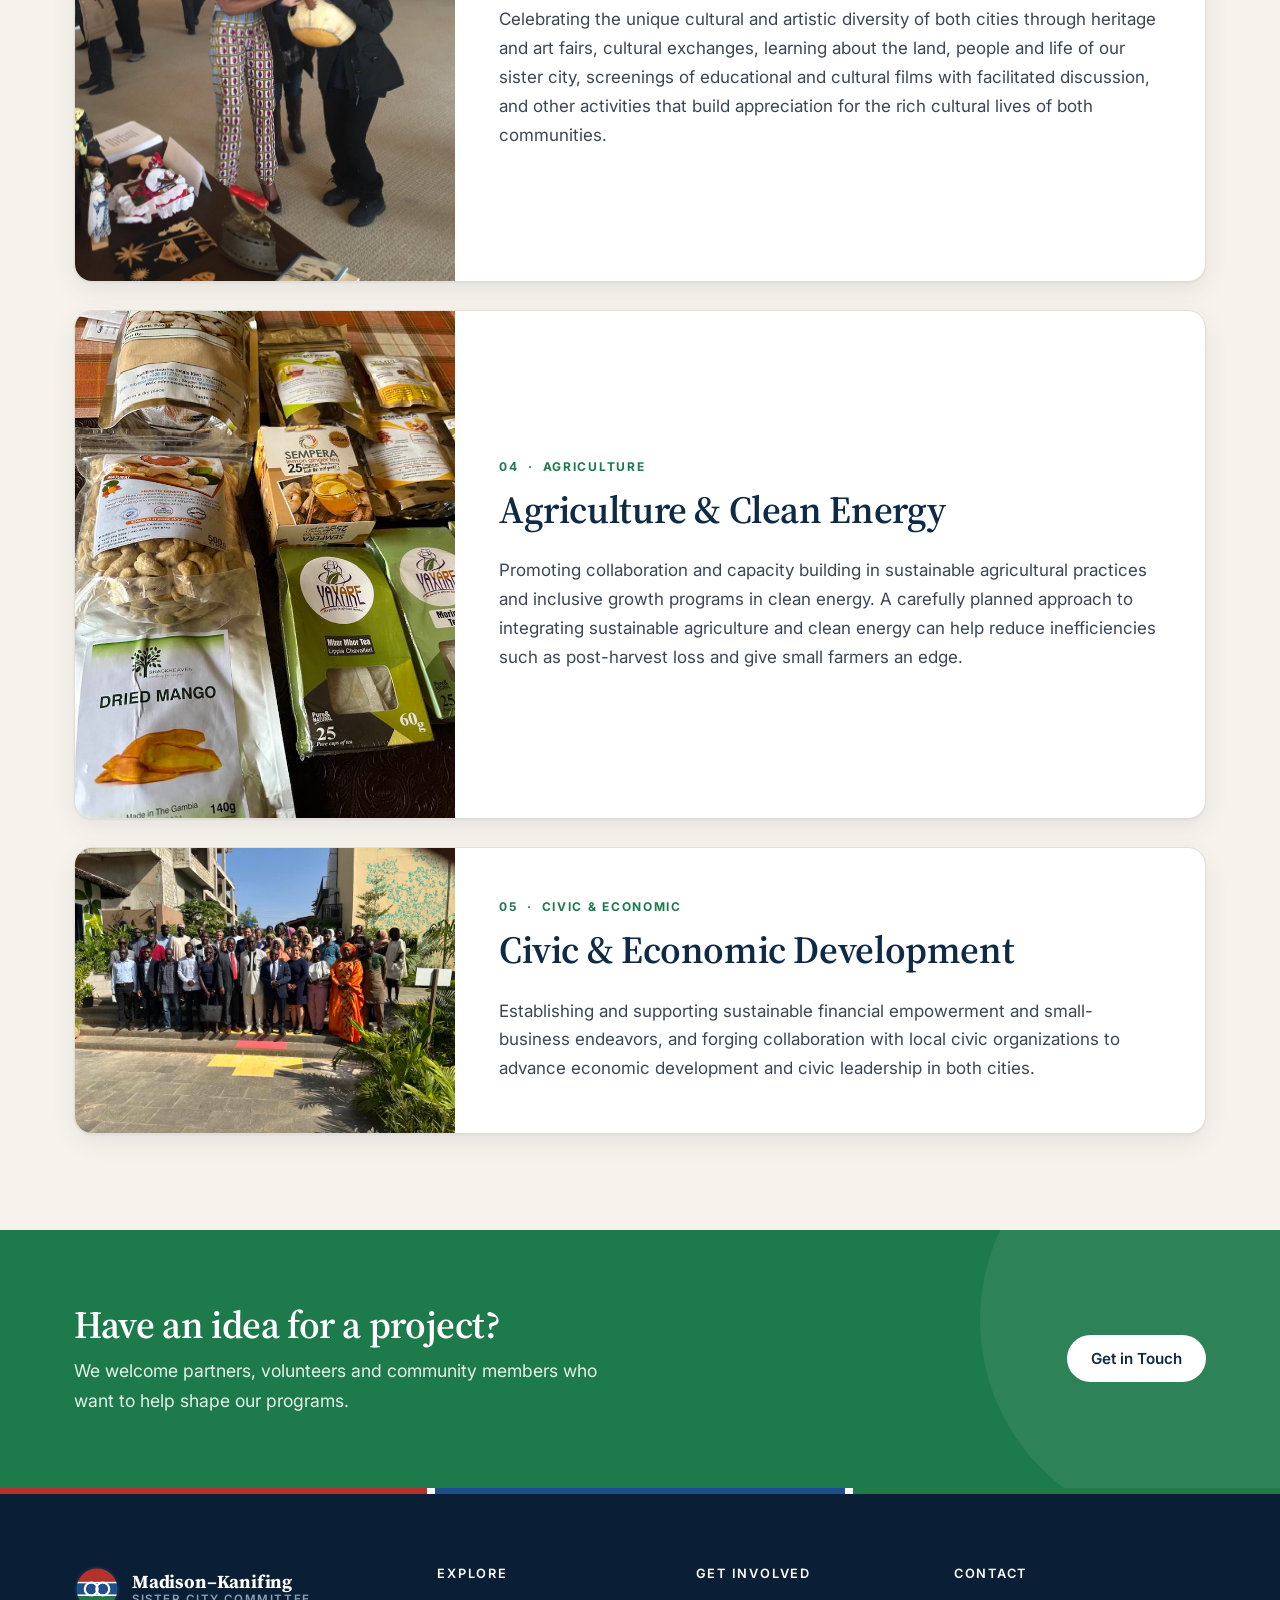
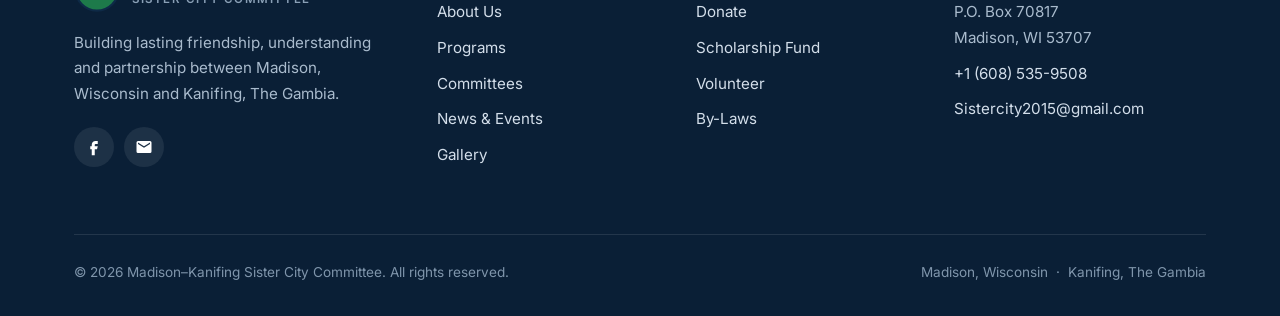
<file: programs.html>
<!DOCTYPE html>
<html lang="en">
<head>
  <meta charset="utf-8">
  <meta name="viewport" content="width=device-width, initial-scale=1">
  <title>Programs | Madison–Kanifing Sister City Committee</title>
  <meta name="description" content="Our programs promote collaboration and capacity building in education, health, agriculture, culture and civic and economic development.">
  <meta property="og:title" content="Programs | Madison–Kanifing Sister City Committee">
  <meta property="og:description" content="Our programs promote collaboration and capacity building in education, health, agriculture, culture and civic and economic development.">
  <meta property="og:type" content="website">
  <meta property="og:image" content="assets/img/sister-city.jpg">
  <meta name="theme-color" content="#0e2a47">
  <link rel="icon" href="assets/img/logo.svg" type="image/svg+xml">
  <link rel="preconnect" href="https://fonts.googleapis.com">
  <link rel="preconnect" href="https://fonts.gstatic.com" crossorigin>
  <link href="https://fonts.googleapis.com/css2?family=Inter:wght@400;500;600;700;800&family=Source+Serif+4:opsz,wght@8..60,500;8..60,600;8..60,700&display=swap" rel="stylesheet">
  <link rel="stylesheet" href="assets/css/styles.css">
</head>
<body>
  <a class="skip-link" href="#main">Skip to content</a>

  <div class="topbar">
    <div class="wrap">
      <div class="topbar-contact">
        <span><svg viewBox="0 0 24 24" aria-hidden="true"><path d="M20 4H4a2 2 0 0 0-2 2v12a2 2 0 0 0 2 2h16a2 2 0 0 0 2-2V6a2 2 0 0 0-2-2zm0 4-8 5-8-5V6l8 5 8-5z"/></svg><a href="mailto:Sistercity2015@gmail.com">Sistercity2015@gmail.com</a></span>
        <span><svg viewBox="0 0 24 24" aria-hidden="true"><path d="M6.6 10.8a15.1 15.1 0 0 0 6.6 6.6l2.2-2.2a1 1 0 0 1 1-.25 11.4 11.4 0 0 0 3.6.57 1 1 0 0 1 1 1V20a1 1 0 0 1-1 1A17 17 0 0 1 3 4a1 1 0 0 1 1-1h3.5a1 1 0 0 1 1 1c0 1.25.2 2.45.57 3.57a1 1 0 0 1-.25 1z"/></svg><a href="tel:+16085359508">+1 (608) 535-9508</a></span>
      </div>
      <a href="https://www.facebook.com/MadisonKanifingSisterCity" target="_blank" rel="noopener">Follow us on Facebook</a>
    </div>
  </div>

  <header class="site-header">
    <div class="flag-stripe" aria-hidden="true"></div>
    <div class="wrap">
      <a class="brand" href="index.html" aria-label="Madison–Kanifing Sister City home">
        <img class="brand-mark" src="assets/img/logo.svg" alt="" width="46" height="46">
        <span class="brand-text">
          <span class="brand-name">Madison–Kanifing</span>
          <span class="brand-sub">Sister City Committee</span>
        </span>
      </a>
      <button class="nav-toggle" aria-expanded="false" aria-controls="site-nav" aria-label="Open menu">
        <svg viewBox="0 0 24 24" fill="none" stroke="currentColor" stroke-width="2" stroke-linecap="round" aria-hidden="true"><path d="M4 7h16M4 12h16M4 17h16"/></svg>
      </button>
      <nav class="nav" id="site-nav" aria-label="Main">
        <a href="index.html">Home</a>
        <a href="about.html">About</a>
        <a href="programs.html" aria-current="page">Programs</a>
        <a href="committees.html">Committees</a>
        <a href="news.html">News</a>
        <a href="gallery.html">Gallery</a>
        <a href="scholarship.html">Scholarship</a>
        <a href="contact.html">Contact</a>
        <a class="btn" href="https://www.paypal.com/donate/?token=MNtcpJL1M2bUMi1jug5TGpnzLHK5eNNl8SuA5L0PJeYCPiwS9jD6qHmhYJWVJmf-JUFdR0&amp;country.x=US&amp;locale.x=US" target="_blank" rel="noopener">Donate</a>
      </nav>
    </div>
  </header>

  <main id="main">
    <section class="page-hero">
      <div class="bg"><img src="assets/img/trade-mission-20.jpg" alt=""></div>
      <div class="wrap">
        <div class="breadcrumb"><a href="index.html">Home</a> &nbsp;/&nbsp; Programs</div>
        <span class="eyebrow">What We Do</span>
        <h1>Our programs</h1>
        <p>Promoting collaboration and capacity building in health, agriculture, civic and economic development, cultural affairs and education.</p>
      </div>
    </section>

    <section class="section section-sand">
      <div class="wrap">
        <article class="program reveal" id="education">
          <img src="assets/img/jerreh-okeeffe.jpg" alt="Students and educators during a school visit">
          <div class="program-body">
            <span class="tag">01 &nbsp;·&nbsp; Education</span>
            <h2>Education</h2>
            <p>Initiating and supporting academic exchanges, communication, friendship and sustained learning between students, teachers and faculty — from elementary through university — through seminars, workshops, conferences, scholarships and exchanges, along with book, school-supply and clothing drives, literacy campaigns, teacher training, and volunteer and service projects.</p>
          </div>
        </article>

        <article class="program reveal" id="health">
          <img src="assets/img/medical-project.jpg" alt="Medical supplies prepared for shipment to The Gambia">
          <div class="program-body">
            <span class="tag">02 &nbsp;·&nbsp; Health</span>
            <h2>Health</h2>
            <p>Strengthening healthcare in Kanifing and across The Gambia by collecting and shipping medical supplies and equipment to hospitals and clinics, encouraging exchanges between health professionals, and helping young people pursue careers in healthcare through the Fatoumatta Jallow Memorial Scholarship Fund.</p>
          </div>
        </article>

        <article class="program reveal" id="culture">
          <img src="assets/img/kora-showcase.jpg" alt="Kora musician at a cultural showcase" style="object-position:center 20%">
          <div class="program-body">
            <span class="tag">03 &nbsp;·&nbsp; Culture</span>
            <h2>Cultural Exchange</h2>
            <p>Celebrating the unique cultural and artistic diversity of both cities through heritage and art fairs, cultural exchanges, learning about the land, people and life of our sister city, screenings of educational and cultural films with facilitated discussion, and other activities that build appreciation for the rich cultural lives of both communities.</p>
          </div>
        </article>

        <article class="program reveal" id="agriculture">
          <img src="assets/img/trade-mission-6.jpg" alt="Delegation meeting during visit to The Gambia">
          <div class="program-body">
            <span class="tag">04 &nbsp;·&nbsp; Agriculture</span>
            <h2>Agriculture &amp; Clean Energy</h2>
            <p>Promoting collaboration and capacity building in sustainable agricultural practices and inclusive growth programs in clean energy. A carefully planned approach to integrating sustainable agriculture and clean energy can help reduce inefficiencies such as post-harvest loss and give small farmers an edge.</p>
          </div>
        </article>

        <article class="program reveal" id="economic">
          <img src="assets/img/trade-mission.jpg" alt="Wisconsin trade delegation meeting Gambian business leaders">
          <div class="program-body">
            <span class="tag">05 &nbsp;·&nbsp; Civic &amp; Economic</span>
            <h2>Civic &amp; Economic Development</h2>
            <p>Establishing and supporting sustainable financial empowerment and small-business endeavors, and forging collaboration with local civic organizations to advance economic development and civic leadership in both cities.</p>
          </div>
        </article>
      </div>
    </section>

    <section class="cta-band">
      <div class="wrap">
        <div>
          <h2>Have an idea for a project?</h2>
          <p>We welcome partners, volunteers and community members who want to help shape our programs.</p>
        </div>
        <div class="actions">
          <a class="btn btn-light" href="contact.html">Get in Touch</a>
        </div>
      </div>
    </section>
  </main>

  <footer class="site-footer">
    <div class="flag-stripe" aria-hidden="true"></div>
    <div class="wrap">
      <div class="footer-grid">
        <div>
          <a class="brand" href="index.html">
            <img class="brand-mark" src="assets/img/logo.svg" alt="" width="46" height="46">
            <span class="brand-text">
              <span class="brand-name">Madison–Kanifing</span>
              <span class="brand-sub">Sister City Committee</span>
            </span>
          </a>
          <p class="about-blurb">Building lasting friendship, understanding and partnership between Madison, Wisconsin and Kanifing, The Gambia.</p>
          <div class="social">
            <a href="https://www.facebook.com/MadisonKanifingSisterCity" target="_blank" rel="noopener" aria-label="Facebook"><svg viewBox="0 0 24 24" aria-hidden="true"><path d="M14 8h3V4h-3c-2.8 0-5 2.2-5 5v2H7v4h2v8h4v-8h3l1-4h-4V9c0-.6.4-1 1-1z"/></svg></a>
            <a href="mailto:Sistercity2015@gmail.com" aria-label="Email"><svg viewBox="0 0 24 24" aria-hidden="true"><path d="M20 4H4a2 2 0 0 0-2 2v12a2 2 0 0 0 2 2h16a2 2 0 0 0 2-2V6a2 2 0 0 0-2-2zm0 4-8 5-8-5V6l8 5 8-5z"/></svg></a>
          </div>
        </div>
        <div>
          <h4>Explore</h4>
          <ul>
            <li><a href="about.html">About Us</a></li>
            <li><a href="programs.html">Programs</a></li>
            <li><a href="committees.html">Committees</a></li>
            <li><a href="news.html">News &amp; Events</a></li>
            <li><a href="gallery.html">Gallery</a></li>
          </ul>
        </div>
        <div>
          <h4>Get Involved</h4>
          <ul>
            <li><a href="https://www.paypal.com/donate/?token=MNtcpJL1M2bUMi1jug5TGpnzLHK5eNNl8SuA5L0PJeYCPiwS9jD6qHmhYJWVJmf-JUFdR0&amp;country.x=US&amp;locale.x=US" target="_blank" rel="noopener">Donate</a></li>
            <li><a href="scholarship.html">Scholarship Fund</a></li>
            <li><a href="contact.html">Volunteer</a></li>
            <li><a href="about.html#governance">By-Laws</a></li>
          </ul>
        </div>
        <div>
          <h4>Contact</h4>
          <ul>
            <li>P.O. Box 70817<br>Madison, WI 53707</li>
            <li><a href="tel:+16085359508">+1 (608) 535-9508</a></li>
            <li><a href="mailto:Sistercity2015@gmail.com">Sistercity2015@gmail.com</a></li>
          </ul>
        </div>
      </div>
      <div class="footer-bottom">
        <span>&copy; <span data-year>2026</span> Madison–Kanifing Sister City Committee. All rights reserved.</span>
        <span>Madison, Wisconsin &nbsp;·&nbsp; Kanifing, The Gambia</span>
      </div>
    </div>
  </footer>

  <script src="assets/js/main.js" defer></script>
</body>
</html>
</file>
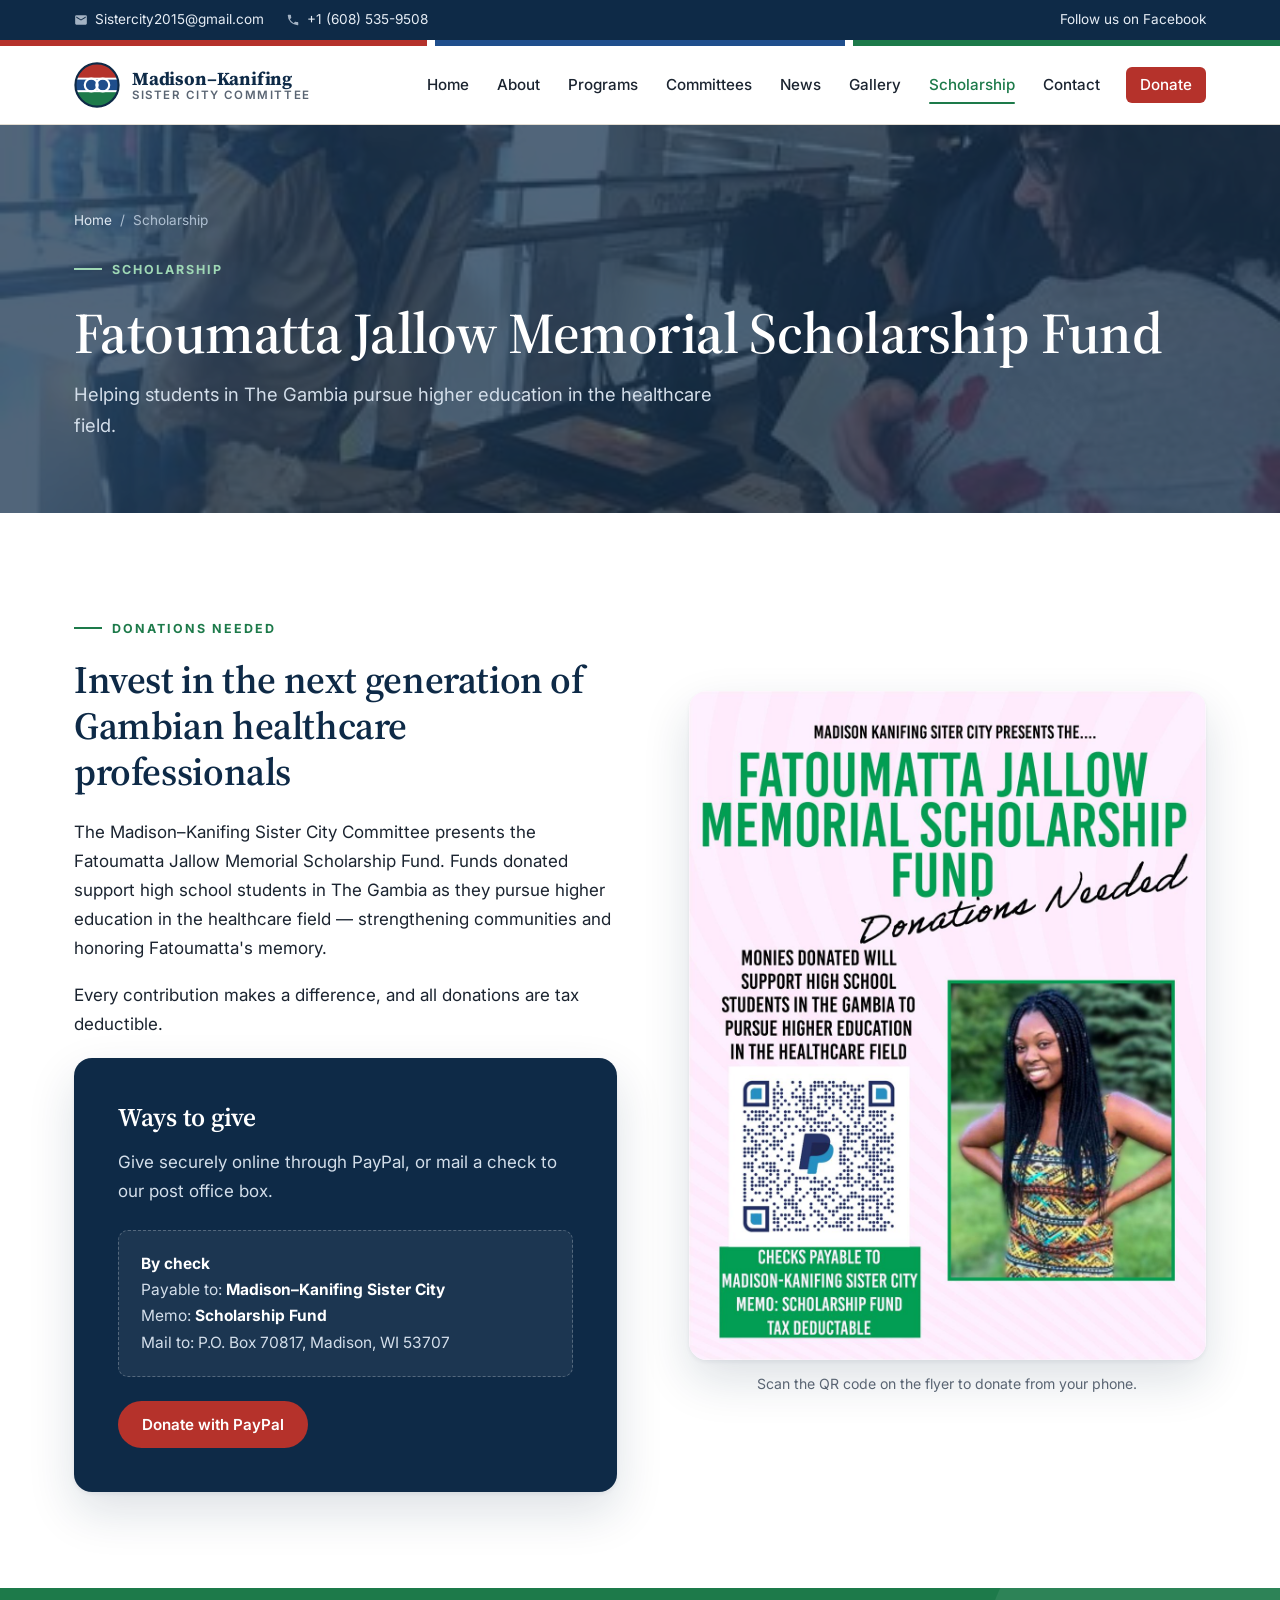
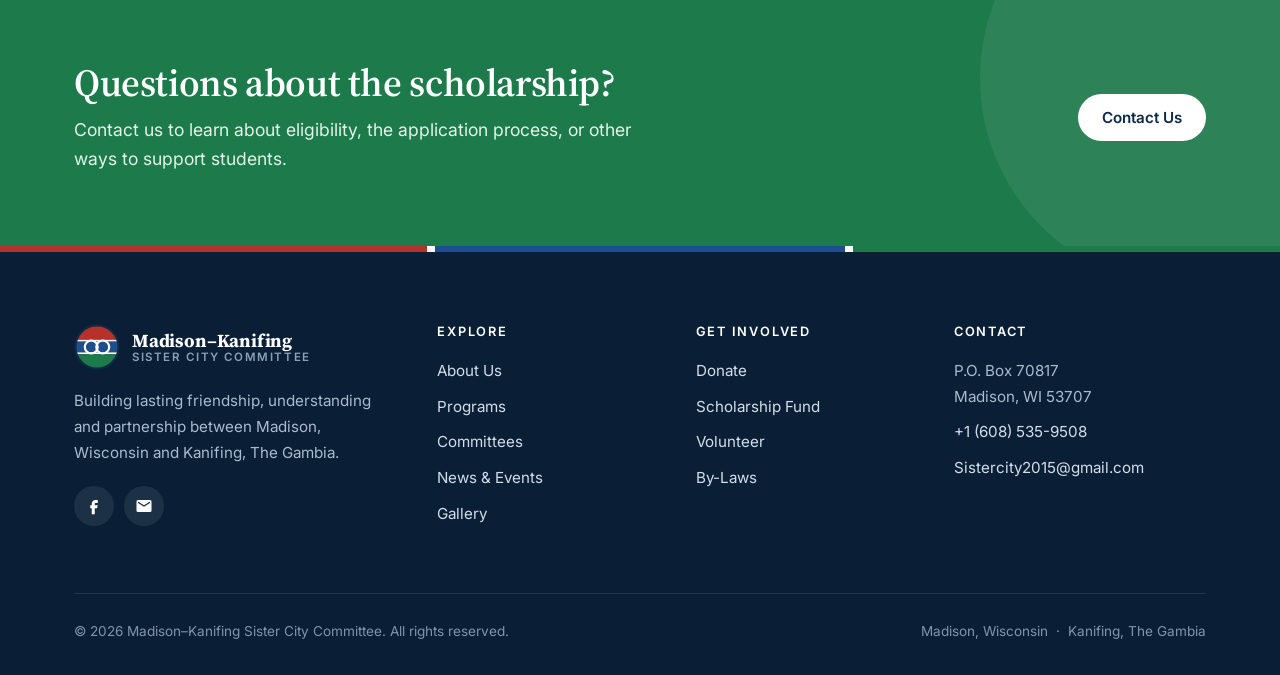
<file: scholarship.html>
<!DOCTYPE html>
<html lang="en">
<head>
  <meta charset="utf-8">
  <meta name="viewport" content="width=device-width, initial-scale=1">
  <title>Fatoumatta Jallow Memorial Scholarship Fund | Madison–Kanifing Sister City</title>
  <meta name="description" content="The Fatoumatta Jallow Memorial Scholarship Fund supports high school students in The Gambia pursuing higher education in healthcare. Donations are tax deductible.">
  <meta property="og:title" content="Fatoumatta Jallow Memorial Scholarship Fund | Madison–Kanifing Sister City">
  <meta property="og:description" content="The Fatoumatta Jallow Memorial Scholarship Fund supports high school students in The Gambia pursuing higher education in healthcare. Donations are tax deductible.">
  <meta property="og:type" content="website">
  <meta property="og:image" content="assets/img/sister-city.jpg">
  <meta name="theme-color" content="#0e2a47">
  <link rel="icon" href="assets/img/logo.svg" type="image/svg+xml">
  <link rel="preconnect" href="https://fonts.googleapis.com">
  <link rel="preconnect" href="https://fonts.gstatic.com" crossorigin>
  <link href="https://fonts.googleapis.com/css2?family=Inter:wght@400;500;600;700;800&family=Source+Serif+4:opsz,wght@8..60,500;8..60,600;8..60,700&display=swap" rel="stylesheet">
  <link rel="stylesheet" href="assets/css/styles.css">
</head>
<body>
  <a class="skip-link" href="#main">Skip to content</a>

  <div class="topbar">
    <div class="wrap">
      <div class="topbar-contact">
        <span><svg viewBox="0 0 24 24" aria-hidden="true"><path d="M20 4H4a2 2 0 0 0-2 2v12a2 2 0 0 0 2 2h16a2 2 0 0 0 2-2V6a2 2 0 0 0-2-2zm0 4-8 5-8-5V6l8 5 8-5z"/></svg><a href="mailto:Sistercity2015@gmail.com">Sistercity2015@gmail.com</a></span>
        <span><svg viewBox="0 0 24 24" aria-hidden="true"><path d="M6.6 10.8a15.1 15.1 0 0 0 6.6 6.6l2.2-2.2a1 1 0 0 1 1-.25 11.4 11.4 0 0 0 3.6.57 1 1 0 0 1 1 1V20a1 1 0 0 1-1 1A17 17 0 0 1 3 4a1 1 0 0 1 1-1h3.5a1 1 0 0 1 1 1c0 1.25.2 2.45.57 3.57a1 1 0 0 1-.25 1z"/></svg><a href="tel:+16085359508">+1 (608) 535-9508</a></span>
      </div>
      <a href="https://www.facebook.com/MadisonKanifingSisterCity" target="_blank" rel="noopener">Follow us on Facebook</a>
    </div>
  </div>

  <header class="site-header">
    <div class="flag-stripe" aria-hidden="true"></div>
    <div class="wrap">
      <a class="brand" href="index.html" aria-label="Madison–Kanifing Sister City home">
        <img class="brand-mark" src="assets/img/logo.svg" alt="" width="46" height="46">
        <span class="brand-text">
          <span class="brand-name">Madison–Kanifing</span>
          <span class="brand-sub">Sister City Committee</span>
        </span>
      </a>
      <button class="nav-toggle" aria-expanded="false" aria-controls="site-nav" aria-label="Open menu">
        <svg viewBox="0 0 24 24" fill="none" stroke="currentColor" stroke-width="2" stroke-linecap="round" aria-hidden="true"><path d="M4 7h16M4 12h16M4 17h16"/></svg>
      </button>
      <nav class="nav" id="site-nav" aria-label="Main">
        <a href="index.html">Home</a>
        <a href="about.html">About</a>
        <a href="programs.html">Programs</a>
        <a href="committees.html">Committees</a>
        <a href="news.html">News</a>
        <a href="gallery.html">Gallery</a>
        <a href="scholarship.html" aria-current="page">Scholarship</a>
        <a href="contact.html">Contact</a>
        <a class="btn" href="https://www.paypal.com/donate/?token=MNtcpJL1M2bUMi1jug5TGpnzLHK5eNNl8SuA5L0PJeYCPiwS9jD6qHmhYJWVJmf-JUFdR0&amp;country.x=US&amp;locale.x=US" target="_blank" rel="noopener">Donate</a>
      </nav>
    </div>
  </header>

  <main id="main">
    <section class="page-hero">
      <div class="bg"><img src="assets/img/event-2.jpg" alt=""></div>
      <div class="wrap">
        <div class="breadcrumb"><a href="index.html">Home</a> &nbsp;/&nbsp; Scholarship</div>
        <span class="eyebrow">Scholarship</span>
        <h1>Fatoumatta Jallow Memorial Scholarship Fund</h1>
        <p>Helping students in The Gambia pursue higher education in the healthcare field.</p>
      </div>
    </section>

    <section class="section">
      <div class="wrap split">
        <div class="reveal">
          <span class="eyebrow">Donations Needed</span>
          <h2>Invest in the next generation of Gambian healthcare professionals</h2>
          <p>The Madison–Kanifing Sister City Committee presents the Fatoumatta Jallow Memorial Scholarship Fund. Funds donated support high school students in The Gambia as they pursue higher education in the healthcare field — strengthening communities and honoring Fatoumatta's memory.</p>
          <p>Every contribution makes a difference, and all donations are tax deductible.</p>

          <div class="donate-panel">
            <h3>Ways to give</h3>
            <p>Give securely online through PayPal, or mail a check to our post office box.</p>
            <div class="check">
              <strong>By check</strong><br>
              Payable to: <strong>Madison–Kanifing Sister City</strong><br>
              Memo: <strong>Scholarship Fund</strong><br>
              Mail to: P.O. Box 70817, Madison, WI 53707
            </div>
            <a class="btn btn-donate" href="https://www.paypal.com/donate/?token=MNtcpJL1M2bUMi1jug5TGpnzLHK5eNNl8SuA5L0PJeYCPiwS9jD6qHmhYJWVJmf-JUFdR0&amp;country.x=US&amp;locale.x=US" target="_blank" rel="noopener">Donate with PayPal</a>
          </div>
        </div>
        <div class="reveal">
          <a href="assets/img/scholarship-flyer.jpg" target="_blank" rel="noopener"><img class="flyer" src="assets/img/scholarship-flyer.jpg" alt="Flyer for the Fatoumatta Jallow Memorial Scholarship Fund with a PayPal donation QR code"></a>
          <p style="font-size:.88rem;color:var(--muted);margin-top:12px;text-align:center">Scan the QR code on the flyer to donate from your phone.</p>
        </div>
      </div>
    </section>

    <section class="cta-band">
      <div class="wrap">
        <div>
          <h2>Questions about the scholarship?</h2>
          <p>Contact us to learn about eligibility, the application process, or other ways to support students.</p>
        </div>
        <div class="actions">
          <a class="btn btn-light" href="contact.html">Contact Us</a>
        </div>
      </div>
    </section>
  </main>

  <footer class="site-footer">
    <div class="flag-stripe" aria-hidden="true"></div>
    <div class="wrap">
      <div class="footer-grid">
        <div>
          <a class="brand" href="index.html">
            <img class="brand-mark" src="assets/img/logo.svg" alt="" width="46" height="46">
            <span class="brand-text">
              <span class="brand-name">Madison–Kanifing</span>
              <span class="brand-sub">Sister City Committee</span>
            </span>
          </a>
          <p class="about-blurb">Building lasting friendship, understanding and partnership between Madison, Wisconsin and Kanifing, The Gambia.</p>
          <div class="social">
            <a href="https://www.facebook.com/MadisonKanifingSisterCity" target="_blank" rel="noopener" aria-label="Facebook"><svg viewBox="0 0 24 24" aria-hidden="true"><path d="M14 8h3V4h-3c-2.8 0-5 2.2-5 5v2H7v4h2v8h4v-8h3l1-4h-4V9c0-.6.4-1 1-1z"/></svg></a>
            <a href="mailto:Sistercity2015@gmail.com" aria-label="Email"><svg viewBox="0 0 24 24" aria-hidden="true"><path d="M20 4H4a2 2 0 0 0-2 2v12a2 2 0 0 0 2 2h16a2 2 0 0 0 2-2V6a2 2 0 0 0-2-2zm0 4-8 5-8-5V6l8 5 8-5z"/></svg></a>
          </div>
        </div>
        <div>
          <h4>Explore</h4>
          <ul>
            <li><a href="about.html">About Us</a></li>
            <li><a href="programs.html">Programs</a></li>
            <li><a href="committees.html">Committees</a></li>
            <li><a href="news.html">News &amp; Events</a></li>
            <li><a href="gallery.html">Gallery</a></li>
          </ul>
        </div>
        <div>
          <h4>Get Involved</h4>
          <ul>
            <li><a href="https://www.paypal.com/donate/?token=MNtcpJL1M2bUMi1jug5TGpnzLHK5eNNl8SuA5L0PJeYCPiwS9jD6qHmhYJWVJmf-JUFdR0&amp;country.x=US&amp;locale.x=US" target="_blank" rel="noopener">Donate</a></li>
            <li><a href="scholarship.html">Scholarship Fund</a></li>
            <li><a href="contact.html">Volunteer</a></li>
            <li><a href="about.html#governance">By-Laws</a></li>
          </ul>
        </div>
        <div>
          <h4>Contact</h4>
          <ul>
            <li>P.O. Box 70817<br>Madison, WI 53707</li>
            <li><a href="tel:+16085359508">+1 (608) 535-9508</a></li>
            <li><a href="mailto:Sistercity2015@gmail.com">Sistercity2015@gmail.com</a></li>
          </ul>
        </div>
      </div>
      <div class="footer-bottom">
        <span>&copy; <span data-year>2026</span> Madison–Kanifing Sister City Committee. All rights reserved.</span>
        <span>Madison, Wisconsin &nbsp;·&nbsp; Kanifing, The Gambia</span>
      </div>
    </div>
  </footer>

  <script src="assets/js/main.js" defer></script>
</body>
</html>
</file>
<file: assets/css/styles.css>
/* ==========================================================================
   Madison–Kanifing Sister City — site styles
   Palette draws on the Gambian flag (red, blue, green) on a warm neutral base.
   ========================================================================== */

:root {
  --navy: #0e2a47;
  --navy-700: #163a5f;
  --blue: #1f4e8c;
  --green: #1d7a4a;
  --green-600: #17643c;
  --green-50: #e8f3ec;
  --red: #b5322b;
  --red-600: #962722;
  --gold: #c99a3b;
  --ink: #1b2430;
  --muted: #5a6573;
  --line: #e3ddd2;
  --sand: #f7f3ec;
  --paper: #ffffff;

  --serif: "Source Serif 4", Georgia, "Times New Roman", serif;
  --sans: "Inter", system-ui, -apple-system, "Segoe UI", Roboto, sans-serif;

  --radius: 10px;
  --radius-lg: 18px;
  --shadow: 0 1px 2px rgba(14, 42, 71, .06), 0 8px 24px rgba(14, 42, 71, .08);
  --shadow-lg: 0 2px 4px rgba(14, 42, 71, .06), 0 20px 48px rgba(14, 42, 71, .14);
  --wrap: 1180px;
}

*, *::before, *::after { box-sizing: border-box; }

html { scroll-behavior: smooth; -webkit-text-size-adjust: 100%; }

body {
  margin: 0;
  font-family: var(--sans);
  font-size: 1.0625rem;
  line-height: 1.7;
  color: var(--ink);
  background: var(--paper);
  -webkit-font-smoothing: antialiased;
}

img { max-width: 100%; height: auto; display: block; }

a { color: var(--blue); text-decoration-thickness: 1px; text-underline-offset: 3px; }
a:hover { color: var(--navy); }

h1, h2, h3, h4 {
  font-family: var(--serif);
  color: var(--navy);
  line-height: 1.2;
  margin: 0 0 .6em;
  font-weight: 600;
  letter-spacing: -.01em;
}
h1 { font-size: clamp(2.2rem, 4.5vw, 3.6rem); }
h2 { font-size: clamp(1.75rem, 3vw, 2.5rem); }
h3 { font-size: 1.35rem; }
p { margin: 0 0 1.1em; }

.wrap { width: 100%; max-width: var(--wrap); margin: 0 auto; padding: 0 24px; }
.narrow { max-width: 780px; }

.skip-link {
  position: absolute; left: -999px; top: 8px; z-index: 100;
  background: var(--navy); color: #fff; padding: 10px 16px; border-radius: 6px;
}
.skip-link:focus { left: 8px; }

:focus-visible { outline: 3px solid var(--gold); outline-offset: 2px; }

/* Flag stripe ------------------------------------------------------------- */
.flag-stripe {
  height: 6px;
  background: linear-gradient(to right,
    var(--red) 0 33.33%, #fff 33.33% 34%, var(--blue) 34% 66%, #fff 66% 66.67%, var(--green) 66.67% 100%);
}

/* Utility bar ------------------------------------------------------------- */
.topbar { background: var(--navy); color: #c9d5e3; font-size: .85rem; }
.topbar .wrap { display: flex; justify-content: space-between; align-items: center; gap: 16px; min-height: 40px; }
.topbar a { color: #e6edf5; text-decoration: none; }
.topbar a:hover { color: #fff; text-decoration: underline; }
.topbar-contact { display: flex; gap: 22px; flex-wrap: wrap; }
.topbar-contact span { display: inline-flex; align-items: center; gap: 7px; }
.topbar svg { width: 14px; height: 14px; fill: currentColor; opacity: .8; }

/* Header ------------------------------------------------------------------ */
.site-header {
  position: sticky; top: 0; z-index: 50;
  background: rgba(255, 255, 255, .97);
  backdrop-filter: saturate(140%) blur(8px);
  border-bottom: 1px solid var(--line);
}
.site-header .wrap { display: flex; align-items: center; justify-content: space-between; min-height: 78px; gap: 20px; }

.brand { display: flex; align-items: center; gap: 12px; text-decoration: none; color: var(--navy); }
.brand-mark { width: 46px; height: 46px; flex: none; }
.brand-text { display: flex; flex-direction: column; line-height: 1.15; }
.brand-name { font-family: var(--serif); font-weight: 700; font-size: 1.15rem; letter-spacing: -.01em; }
.brand-sub { font-size: .72rem; text-transform: uppercase; letter-spacing: .14em; color: var(--muted); font-weight: 600; }

.nav { display: flex; align-items: center; gap: 4px; }
.nav a {
  color: var(--ink); text-decoration: none; font-weight: 500; font-size: .95rem;
  padding: 8px 12px; border-radius: 6px; position: relative;
}
.nav a:hover { color: var(--green); background: var(--green-50); }
.nav a[aria-current="page"] { color: var(--green); }
.nav a[aria-current="page"]::after {
  content: ""; position: absolute; left: 12px; right: 12px; bottom: 2px; height: 2px; background: var(--green); border-radius: 2px;
}
.nav .btn { margin-left: 10px; }
.nav .btn:hover { background: var(--red-600); color: #fff; }

.nav-toggle {
  display: none; background: none; border: 1px solid var(--line); border-radius: 8px;
  width: 44px; height: 44px; cursor: pointer; color: var(--navy);
}
.nav-toggle svg { width: 22px; height: 22px; }

/* Buttons ----------------------------------------------------------------- */
.btn {
  display: inline-flex; align-items: center; justify-content: center; gap: 8px;
  font-family: var(--sans); font-weight: 600; font-size: .95rem; line-height: 1;
  padding: 14px 22px; border-radius: 999px; text-decoration: none; cursor: pointer;
  border: 2px solid transparent; transition: background .2s, color .2s, border-color .2s, transform .2s;
}
.btn:hover { transform: translateY(-1px); }
.btn-donate, .nav .btn { background: var(--red); color: #fff; }
.btn-donate:hover { background: var(--red-600); color: #fff; }
.btn-primary { background: var(--green); color: #fff; }
.btn-primary:hover { background: var(--green-600); color: #fff; }
.btn-outline { border-color: currentColor; color: var(--navy); background: transparent; }
.btn-outline:hover { background: var(--navy); color: #fff; border-color: var(--navy); }
.btn-light { background: #fff; color: var(--navy); }
.btn-light:hover { background: var(--sand); color: var(--navy); }
.btn-ghost-light { border-color: rgba(255,255,255,.7); color: #fff; }
.btn-ghost-light:hover { background: #fff; color: var(--navy); }
.btn svg { width: 16px; height: 16px; fill: currentColor; }

/* Hero -------------------------------------------------------------------- */
.hero {
  position: relative; color: #fff; overflow: hidden;
  background: var(--navy);
  min-height: 640px; display: flex; align-items: center;
}
.hero-bg { position: absolute; inset: 0; }
.hero-bg img { width: 100%; height: 100%; object-fit: cover; object-position: center 30%; }
.hero::after {
  content: ""; position: absolute; inset: 0;
  background: linear-gradient(100deg, rgba(10, 30, 52, .94) 0%, rgba(10, 30, 52, .82) 42%, rgba(10, 30, 52, .25) 100%);
}
.hero .wrap { position: relative; z-index: 1; padding-top: 96px; padding-bottom: 96px; }
.hero-content { max-width: 640px; }
.eyebrow {
  display: inline-flex; align-items: center; gap: 10px;
  font-size: .78rem; font-weight: 700; letter-spacing: .16em; text-transform: uppercase;
  color: var(--green); margin-bottom: 18px;
}
.eyebrow::before { content: ""; width: 28px; height: 2px; background: currentColor; }
.hero .eyebrow { color: #9fd8b5; }
.hero h1 { color: #fff; margin-bottom: 22px; }
.hero p.lead { font-size: 1.2rem; color: #dbe5ef; max-width: 560px; margin-bottom: 34px; }
.hero-actions { display: flex; gap: 14px; flex-wrap: wrap; }

/* Page header (inner pages) ---------------------------------------------- */
.page-hero {
  position: relative; color: #fff; background: var(--navy); overflow: hidden;
}
.page-hero .bg { position: absolute; inset: 0; }
.page-hero .bg img { width: 100%; height: 100%; object-fit: cover; opacity: .28; }
.page-hero .wrap { position: relative; padding-top: 84px; padding-bottom: 72px; }
.page-hero h1 { color: #fff; margin-bottom: 12px; }
.page-hero p { color: #d3deea; font-size: 1.15rem; max-width: 640px; margin: 0; }
.page-hero .eyebrow { color: #9fd8b5; }
.breadcrumb { font-size: .85rem; color: #aebfd1; margin-bottom: 18px; }
.breadcrumb a { color: #dfe8f1; text-decoration: none; }
.breadcrumb a:hover { text-decoration: underline; }

/* Sections ---------------------------------------------------------------- */
.section { padding: 96px 0; }
.section-sm { padding: 64px 0; }
.section-sand { background: var(--sand); }
.section-navy { background: var(--navy); color: #d3deea; }
.section-navy h2, .section-navy h3 { color: #fff; }

.section-head { max-width: 700px; margin-bottom: 52px; }
.section-head.center { margin-left: auto; margin-right: auto; text-align: center; }
.section-head.center .eyebrow { justify-content: center; }
.section-head p { color: var(--muted); font-size: 1.1rem; }
.section-navy .section-head p { color: #b9c8d8; }

.split { display: grid; grid-template-columns: 1.05fr 1fr; gap: 72px; align-items: center; }
.split.reverse > :first-child { order: 2; }

.photo-stack { position: relative; }
.photo-stack .main { border-radius: var(--radius-lg); box-shadow: var(--shadow-lg); width: 100%; aspect-ratio: 4/3; object-fit: cover; }
.photo-stack .inset {
  position: absolute; right: -28px; bottom: -36px; width: 46%;
  border-radius: var(--radius); border: 6px solid #fff; box-shadow: var(--shadow-lg); aspect-ratio: 1; object-fit: cover;
}
.photo-badge {
  position: absolute; left: -24px; top: 28px; background: var(--green); color: #fff;
  padding: 16px 20px; border-radius: var(--radius); box-shadow: var(--shadow-lg); line-height: 1.2;
}
.photo-badge strong { display: block; font-family: var(--serif); font-size: 2rem; }
.photo-badge span { font-size: .8rem; text-transform: uppercase; letter-spacing: .1em; }

.text-link { font-weight: 600; text-decoration: none; display: inline-flex; align-items: center; gap: 6px; color: var(--green); }
.text-link:hover { color: var(--green-600); gap: 10px; }
.text-link::after { content: "→"; transition: transform .2s; }

/* Stats ------------------------------------------------------------------- */
.stats { display: grid; grid-template-columns: repeat(4, 1fr); gap: 0; border-top: 1px solid var(--line); border-bottom: 1px solid var(--line); }
.stat { padding: 34px 24px; text-align: center; border-right: 1px solid var(--line); }
.stat:last-child { border-right: 0; }
.stat strong { display: block; font-family: var(--serif); font-size: 2.6rem; color: var(--navy); line-height: 1.1; }
.stat span { color: var(--muted); font-size: .92rem; }

/* Cards ------------------------------------------------------------------- */
.grid-3 { display: grid; grid-template-columns: repeat(3, 1fr); gap: 28px; }
.grid-2 { display: grid; grid-template-columns: repeat(2, 1fr); gap: 28px; }

.card {
  background: #fff; border: 1px solid var(--line); border-radius: var(--radius-lg);
  padding: 34px; box-shadow: var(--shadow); height: 100%;
}
.card h3 { margin-bottom: .45em; }
.card p:last-child { margin-bottom: 0; }
.card .icon {
  width: 54px; height: 54px; border-radius: 14px; display: grid; place-items: center;
  background: var(--green-50); color: var(--green); margin-bottom: 22px;
}
.card .icon svg { width: 26px; height: 26px; fill: none; stroke: currentColor; stroke-width: 1.8; stroke-linecap: round; stroke-linejoin: round; }
.card.accent-red .icon { background: #f8e7e5; color: var(--red); }
.card.accent-blue .icon { background: #e6edf7; color: var(--blue); }

.pillar { border-top: 4px solid var(--green); }
.pillar.accent-red { border-top-color: var(--red); }
.pillar.accent-blue { border-top-color: var(--blue); }

/* Program cards with image */
.program {
  display: grid; grid-template-columns: 380px 1fr; background: #fff; border-radius: var(--radius-lg);
  overflow: hidden; border: 1px solid var(--line); box-shadow: var(--shadow);
}
.program + .program { margin-top: 28px; }
.program img { width: 100%; height: 100%; object-fit: cover; min-height: 260px; }
.program-body { padding: 40px 44px; display: flex; flex-direction: column; justify-content: center; }
.program-body .tag { font-size: .75rem; letter-spacing: .14em; text-transform: uppercase; font-weight: 700; color: var(--green); margin-bottom: 10px; }
.program-body p { color: #3b4654; margin: 0; }

/* News -------------------------------------------------------------------- */
.news-card {
  display: flex; flex-direction: column; background: #fff; border-radius: var(--radius-lg); overflow: hidden;
  border: 1px solid var(--line); box-shadow: var(--shadow); text-decoration: none; color: inherit; height: 100%;
  transition: transform .25s, box-shadow .25s;
}
.news-card:hover { transform: translateY(-4px); box-shadow: var(--shadow-lg); color: inherit; }
.news-card .thumb { aspect-ratio: 16/10; overflow: hidden; background: var(--sand); }
.news-card .thumb img { width: 100%; height: 100%; object-fit: cover; transition: transform .5s; }
.news-card:hover .thumb img { transform: scale(1.04); }
.news-card .body { padding: 26px 28px 30px; display: flex; flex-direction: column; flex: 1; }
.news-meta { font-size: .8rem; font-weight: 600; letter-spacing: .08em; text-transform: uppercase; color: var(--muted); margin-bottom: 10px; display: flex; gap: 10px; align-items: center; }
.news-meta .cat { color: var(--green); }
.news-card h3 { font-size: 1.3rem; margin-bottom: 10px; }
.news-card p { color: var(--muted); font-size: .98rem; flex: 1; }
.news-card .text-link { margin-top: 6px; }

/* Article ----------------------------------------------------------------- */
.article { padding: 72px 0 96px; }
.article .lead { font-size: 1.25rem; color: #364250; font-family: var(--serif); }
.article figure { margin: 40px 0; }
.article figure img { border-radius: var(--radius-lg); width: 100%; }
.article figcaption { font-size: .88rem; color: var(--muted); margin-top: 10px; }
.article blockquote {
  margin: 40px 0; padding: 4px 0 4px 28px; border-left: 4px solid var(--green);
  font-family: var(--serif); font-size: 1.4rem; line-height: 1.5; color: var(--navy);
}
.article-meta { display: flex; gap: 18px; flex-wrap: wrap; color: #c9d5e3; font-size: .95rem; margin-top: 16px; }

.supply-list { columns: 2; column-gap: 40px; padding: 0; list-style: none; margin: 24px 0 32px; }
.supply-list li { break-inside: avoid; display: flex; justify-content: space-between; gap: 16px; padding: 10px 0; border-bottom: 1px solid var(--line); font-size: .97rem; }
.supply-list li strong { color: var(--navy); font-variant-numeric: tabular-nums; }

/* Team -------------------------------------------------------------------- */
.team { display: grid; grid-template-columns: repeat(3, 1fr); gap: 32px; }
.member { text-align: left; }
.member .portrait { aspect-ratio: 4/5; border-radius: var(--radius-lg); overflow: hidden; background: var(--sand); margin-bottom: 18px; box-shadow: var(--shadow); }
.member .portrait img { width: 100%; height: 100%; object-fit: cover; object-position: center 25%; }
.member h3 { font-size: 1.25rem; margin-bottom: 4px; }
.member p { color: var(--muted); font-size: .95rem; margin: 0; }

/* Committees -------------------------------------------------------------- */
.committee { background: #fff; border: 1px solid var(--line); border-radius: var(--radius-lg); padding: 38px 40px; box-shadow: var(--shadow); }
.committee header { display: flex; justify-content: space-between; align-items: flex-start; gap: 20px; border-bottom: 1px solid var(--line); padding-bottom: 20px; margin-bottom: 22px; }
.committee h3 { margin: 0; }
.committee .chair { font-size: .92rem; color: var(--muted); margin-top: 4px; }
.committee .chair strong { color: var(--ink); }
.committee .num { font-family: var(--serif); font-size: 2.4rem; line-height: 1; color: var(--line); font-weight: 700; }
.committee h4 { font-family: var(--sans); font-size: .76rem; letter-spacing: .14em; text-transform: uppercase; color: var(--green); margin: 0 0 10px; }
.chips { display: flex; flex-wrap: wrap; gap: 8px; margin-bottom: 24px; padding: 0; list-style: none; }
.chips li { background: var(--sand); border: 1px solid var(--line); border-radius: 999px; padding: 5px 14px; font-size: .88rem; }
.duties { margin: 0; padding: 0; list-style: none; counter-reset: d; }
.duties li { counter-increment: d; position: relative; padding-left: 38px; margin-bottom: 12px; color: #3b4654; font-size: .98rem; }
.duties li::before {
  content: counter(d); position: absolute; left: 0; top: 2px; width: 24px; height: 24px; border-radius: 50%;
  background: var(--green-50); color: var(--green); font-size: .78rem; font-weight: 700; display: grid; place-items: center;
}

/* Timeline ---------------------------------------------------------------- */
.timeline { list-style: none; margin: 0; padding: 0; position: relative; }
.timeline::before { content: ""; position: absolute; left: 11px; top: 6px; bottom: 6px; width: 2px; background: var(--line); }
.timeline li { position: relative; padding-left: 48px; padding-bottom: 34px; }
.timeline li:last-child { padding-bottom: 0; }
.timeline li::before {
  content: ""; position: absolute; left: 4px; top: 6px; width: 16px; height: 16px; border-radius: 50%;
  background: #fff; border: 3px solid var(--green);
}
.timeline .when { font-size: .8rem; font-weight: 700; letter-spacing: .12em; text-transform: uppercase; color: var(--green); }
.timeline h3 { font-size: 1.2rem; margin: 4px 0 6px; }
.timeline p { color: #3b4654; margin: 0; }

/* Partners ---------------------------------------------------------------- */
.partners { display: grid; grid-template-columns: repeat(4, 1fr); gap: 20px; align-items: stretch; }
.partner {
  display: flex; align-items: center; justify-content: center; background: #fff; border: 1px solid var(--line);
  border-radius: var(--radius); padding: 22px; min-height: 120px; transition: box-shadow .2s, transform .2s;
}
.partner:hover { box-shadow: var(--shadow); transform: translateY(-2px); }
.partner img { max-height: 76px; width: auto; filter: grayscale(100%); opacity: .8; transition: filter .2s, opacity .2s; }
.partner:hover img { filter: none; opacity: 1; }

/* CTA band ---------------------------------------------------------------- */
.cta-band { position: relative; overflow: hidden; background: var(--green); color: #e5f3ea; }
.cta-band::before {
  content: ""; position: absolute; right: -120px; top: -120px; width: 420px; height: 420px; border-radius: 50%;
  background: rgba(255,255,255,.07);
}
.cta-band .wrap { position: relative; display: flex; align-items: center; justify-content: space-between; gap: 32px; padding-top: 72px; padding-bottom: 72px; }
.cta-band h2 { color: #fff; margin-bottom: 8px; }
.cta-band p { margin: 0; max-width: 560px; font-size: 1.1rem; }
.cta-band .actions { display: flex; gap: 14px; flex-wrap: wrap; flex: none; }

/* Gallery ----------------------------------------------------------------- */
.gallery-filters { display: flex; gap: 10px; flex-wrap: wrap; margin-bottom: 36px; justify-content: center; }
.gallery-filters button {
  font: inherit; font-size: .9rem; font-weight: 600; padding: 9px 18px; border-radius: 999px;
  border: 1px solid var(--line); background: #fff; color: var(--ink); cursor: pointer;
}
.gallery-filters button[aria-pressed="true"] { background: var(--navy); color: #fff; border-color: var(--navy); }
.gallery { columns: 3 300px; column-gap: 18px; }
.gallery figure { margin: 0 0 18px; break-inside: avoid; position: relative; border-radius: var(--radius); overflow: hidden; cursor: zoom-in; background: var(--sand); }
.gallery figure[hidden] { display: none; }
.gallery img { width: 100%; transition: transform .5s; }
.gallery figure:hover img { transform: scale(1.03); }
.gallery figcaption {
  position: absolute; left: 0; right: 0; bottom: 0; padding: 28px 16px 12px; color: #fff; font-size: .88rem;
  background: linear-gradient(transparent, rgba(10,30,52,.85)); opacity: 0; transition: opacity .25s;
}
.gallery figure:hover figcaption, .gallery figure:focus-within figcaption { opacity: 1; }
.gallery button.open { all: unset; display: block; cursor: zoom-in; }

.lightbox {
  position: fixed; inset: 0; z-index: 200; background: rgba(6, 16, 28, .94); display: none;
  align-items: center; justify-content: center; padding: 24px;
}
.lightbox.open { display: flex; }
.lightbox img { max-height: 84vh; max-width: 100%; border-radius: 8px; }
.lightbox p { color: #dfe8f1; text-align: center; margin-top: 14px; font-size: .95rem; }
.lightbox figure { margin: 0; }
.lightbox button {
  position: absolute; background: rgba(255,255,255,.1); border: 0; color: #fff; width: 48px; height: 48px;
  border-radius: 50%; cursor: pointer; font-size: 1.4rem; display: grid; place-items: center;
}
.lightbox button:hover { background: rgba(255,255,255,.22); }
.lightbox .close { top: 20px; right: 20px; }
.lightbox .prev { left: 20px; top: 50%; transform: translateY(-50%); }
.lightbox .next { right: 20px; top: 50%; transform: translateY(-50%); }

/* Contact ----------------------------------------------------------------- */
.contact-grid > * { min-width: 0; }
.contact-grid { display: grid; grid-template-columns: 1fr 1.3fr; gap: 56px; align-items: start; }
.contact-list { list-style: none; padding: 0; margin: 0; }
.contact-list li { display: flex; gap: 18px; padding: 22px 0; border-bottom: 1px solid var(--line); }
.contact-list li:first-child { padding-top: 0; }
.contact-list .icon { width: 46px; height: 46px; flex: none; border-radius: 12px; background: var(--green-50); color: var(--green); display: grid; place-items: center; }
.contact-list .icon svg { width: 22px; height: 22px; fill: none; stroke: currentColor; stroke-width: 1.8; stroke-linecap: round; stroke-linejoin: round; }
.contact-list h3 { font-family: var(--sans); font-size: .78rem; letter-spacing: .14em; text-transform: uppercase; color: var(--muted); margin: 0 0 4px; }
.contact-list li > div:last-child { min-width: 0; }
.contact-list p, .contact-list a { margin: 0; font-size: 1.08rem; color: var(--ink); text-decoration: none; overflow-wrap: anywhere; }
.contact-list a:hover { color: var(--green); }

.form { background: #fff; border: 1px solid var(--line); border-radius: var(--radius-lg); padding: 40px; box-shadow: var(--shadow); }
.form-row { display: grid; grid-template-columns: 1fr 1fr; gap: 18px; }
.field { margin-bottom: 20px; }
.field label { display: block; font-weight: 600; font-size: .9rem; margin-bottom: 7px; color: var(--navy); }
.field label .req { color: var(--red); }
.field input, .field textarea, .field select {
  width: 100%; font: inherit; font-size: 1rem; padding: 13px 15px; border: 1px solid #cfc8bb; border-radius: 8px; background: #fff; color: var(--ink);
}
.field input:focus, .field textarea:focus, .field select:focus { outline: none; border-color: var(--green); box-shadow: 0 0 0 3px rgba(29, 122, 74, .18); }
.field textarea { min-height: 150px; resize: vertical; }
.form-note { font-size: .85rem; color: var(--muted); margin: 14px 0 0; }

/* Donate panel ------------------------------------------------------------ */
.donate-panel { background: var(--navy); color: #d3deea; border-radius: var(--radius-lg); padding: 44px; box-shadow: var(--shadow-lg); }
.donate-panel h3 { color: #fff; font-size: 1.6rem; }
.donate-panel .check { background: rgba(255,255,255,.06); border: 1px dashed rgba(255,255,255,.25); border-radius: var(--radius); padding: 20px 22px; margin: 24px 0; font-size: .97rem; }
.donate-panel .check strong { color: #fff; }

.flyer { border-radius: var(--radius-lg); box-shadow: var(--shadow-lg); }

.doc-card { display: flex; gap: 22px; align-items: center; background: #fff; border: 1px solid var(--line); border-radius: var(--radius-lg); padding: 28px 30px; box-shadow: var(--shadow); }
.doc-card .doc-icon { width: 60px; height: 72px; flex: none; border-radius: 6px; background: var(--red); color: #fff; display: grid; place-items: center; font-weight: 800; font-size: .8rem; letter-spacing: .05em; }
.doc-card h3 { margin: 0 0 4px; font-size: 1.2rem; }
.doc-card p { margin: 0; color: var(--muted); font-size: .95rem; }
.doc-card .btn { margin-left: auto; flex: none; }

/* Footer ------------------------------------------------------------------ */
.site-footer { background: #0a1f36; color: #a9bbcd; font-size: .95rem; }
.site-footer .wrap { padding-top: 72px; padding-bottom: 32px; }
.footer-grid { display: grid; grid-template-columns: 1.5fr 1fr 1fr 1.2fr; gap: 48px; margin-bottom: 56px; }
.site-footer h4 { color: #fff; font-family: var(--sans); font-size: .8rem; letter-spacing: .14em; text-transform: uppercase; margin-bottom: 18px; }
.site-footer ul { list-style: none; margin: 0; padding: 0; }
.site-footer li { margin-bottom: 10px; }
.site-footer a { color: #d3deea; text-decoration: none; }
.site-footer a:hover { color: #fff; text-decoration: underline; }
.site-footer .brand { color: #fff; margin-bottom: 18px; }
.site-footer .brand-sub { color: #8aa0b6; }
.site-footer .about-blurb { max-width: 340px; }
.social { display: flex; gap: 10px; margin-top: 20px; }
.social a { width: 40px; height: 40px; border-radius: 50%; background: rgba(255,255,255,.08); display: grid; place-items: center; }
.social a:hover { background: var(--green); }
.social svg { width: 18px; height: 18px; fill: #fff; }
.footer-bottom { border-top: 1px solid rgba(255,255,255,.1); padding-top: 26px; display: flex; justify-content: space-between; gap: 16px; flex-wrap: wrap; font-size: .85rem; color: #7f95ab; }

/* Reveal on scroll -------------------------------------------------------- */
.reveal { opacity: 0; transform: translateY(18px); transition: opacity .7s ease, transform .7s ease; }
.reveal.in { opacity: 1; transform: none; }
@media (prefers-reduced-motion: reduce) {
  html { scroll-behavior: auto; }
  .reveal { opacity: 1; transform: none; transition: none; }
  * { transition: none !important; }
}

/* Responsive -------------------------------------------------------------- */
@media (max-width: 1080px) {
  .nav-toggle { display: inline-grid; place-items: center; }
  .nav {
    position: absolute; top: 100%; left: 0; right: 0; flex-direction: column; align-items: stretch; gap: 0;
    background: #fff; border-bottom: 1px solid var(--line); box-shadow: var(--shadow-lg); padding: 10px 16px 18px;
    display: none;
  }
  .nav.open { display: flex; }
  .nav a { padding: 13px 10px; border-bottom: 1px solid var(--line); border-radius: 0; }
  .nav a[aria-current="page"]::after { display: none; }
  .nav .btn { margin: 14px 0 0; border-radius: 999px; border-bottom: 0; }
  .footer-grid { grid-template-columns: 1fr 1fr; }
}

@media (max-width: 900px) {
  .split, .contact-grid { grid-template-columns: 1fr; gap: 56px; }
  .split.reverse > :first-child { order: 0; }
  .grid-3, .team { grid-template-columns: 1fr 1fr; }
  .stats { grid-template-columns: 1fr 1fr; }
  .stat:nth-child(2) { border-right: 0; }
  .stat:nth-child(-n+2) { border-bottom: 1px solid var(--line); }
  .partners { grid-template-columns: 1fr 1fr; }
  .program { grid-template-columns: 1fr; }
  .program img { aspect-ratio: 16/9; min-height: 0; }
  .cta-band .wrap { flex-direction: column; align-items: flex-start; }
  .photo-stack { margin-right: 28px; }
}

@media (max-width: 640px) {
  body { font-size: 1rem; }
  .wrap { padding: 0 16px; }
  .topbar { display: none; }
  .section { padding: 68px 0; }
  .hero { min-height: 0; }
  .hero .wrap { padding-top: 72px; padding-bottom: 72px; }
  .hero::after { background: linear-gradient(180deg, rgba(10,30,52,.86), rgba(10,30,52,.92)); }
  .grid-3, .grid-2, .team, .form-row { grid-template-columns: 1fr; }
  .supply-list { columns: 1; }
  .card, .committee, .form, .donate-panel { padding: 26px 22px; }
  .program-body { padding: 28px 24px; }
  .photo-badge { left: 12px; top: 12px; }
  .photo-stack .inset { right: -16px; bottom: -24px; }
  .footer-grid { grid-template-columns: 1fr; gap: 36px; }
  .doc-card { flex-wrap: wrap; }
  .doc-card .btn { margin-left: 0; width: 100%; }
  .brand-name { font-size: 1rem; }
  .brand-sub { font-size: .64rem; }
}
</file>
